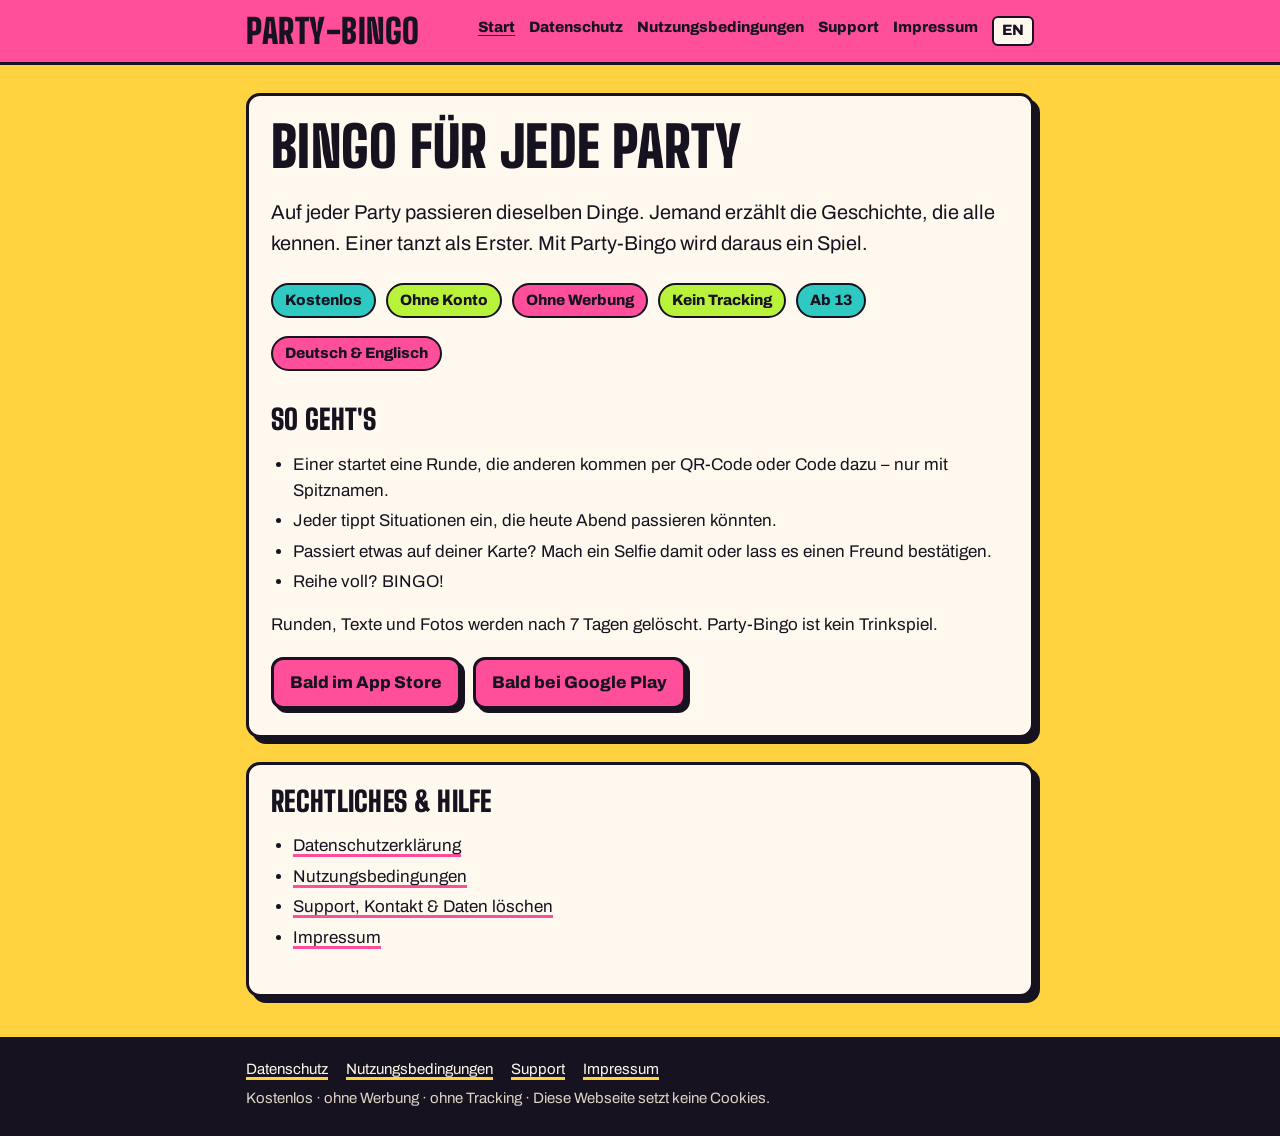
<file: index.html>
<!doctype html>
<html lang="de">
<head>
<meta charset="utf-8">
<meta name="viewport" content="width=device-width, initial-scale=1">
<title>Party-Bingo – Bingo für jede Party</title>
<meta name="description" content="Party-Bingo: kostenloses Partyspiel für iPhone und Android. Ohne Konto, ohne Werbung, ohne Tracking.">
<meta name="robots" content="index, follow">
<link rel="stylesheet" href="style.css">
<link rel="alternate" hreflang="en" href="index-en.html">
</head>
<body>
<header class="top"><div class="top-inner">
<a class="logo" href="index.html">Party-Bingo</a>
<nav aria-label="Hauptmenü"><a href="index.html" aria-current="page">Start</a><a href="datenschutz.html">Datenschutz</a><a href="nutzungsbedingungen.html">Nutzungsbedingungen</a><a href="support.html">Support</a><a href="impressum.html">Impressum</a><a class="lang" href="index-en.html" hreflang="en" title="English version">EN</a></nav>
</div></header>
<main>


<section class="paper hero">
<h1>Bingo für jede Party</h1>
<p class="lead">Auf jeder Party passieren dieselben Dinge. Jemand erzählt die Geschichte, die alle kennen. Einer tanzt als Erster. Mit Party-Bingo wird daraus ein Spiel.</p>
<ul class="stickers"><li>Kostenlos</li><li>Ohne Konto</li><li>Ohne Werbung</li><li>Kein Tracking</li><li>Ab 13</li><li>Deutsch &amp; Englisch</li></ul>
<h2>So geht's</h2>
<ul>
<li>Einer startet eine Runde, die anderen kommen per QR-Code oder Code dazu – nur mit Spitznamen.</li>
<li>Jeder tippt Situationen ein, die heute Abend passieren könnten.</li>
<li>Passiert etwas auf deiner Karte? Mach ein Selfie damit oder lass es einen Freund bestätigen.</li>
<li>Reihe voll? BINGO!</li>
</ul>
<p>Runden, Texte und Fotos werden nach 7 Tagen gelöscht. Party-Bingo ist kein Trinkspiel.</p>
<div class="buttons">
<span class="btn">Bald im App Store</span>
<span class="btn">Bald bei Google Play</span>
</div>
</section>
<section class="paper">
<h2 style="margin-top:0">Rechtliches &amp; Hilfe</h2>
<ul>
<li><a href="datenschutz.html">Datenschutzerklärung</a></li>
<li><a href="nutzungsbedingungen.html">Nutzungsbedingungen</a></li>
<li><a href="support.html">Support, Kontakt &amp; Daten löschen</a></li>
<li><a href="impressum.html">Impressum</a></li>
</ul>
</section>

</main>
<footer><div class="foot-inner"><a href="datenschutz.html">Datenschutz</a><a href="nutzungsbedingungen.html">Nutzungsbedingungen</a><a href="support.html">Support</a><a href="impressum.html">Impressum</a><span class="muted" style="color:#DCD3C5">Kostenlos · ohne Werbung · ohne Tracking · Diese Webseite setzt keine Cookies.</span></div></footer>
</body>
</html>
</file>
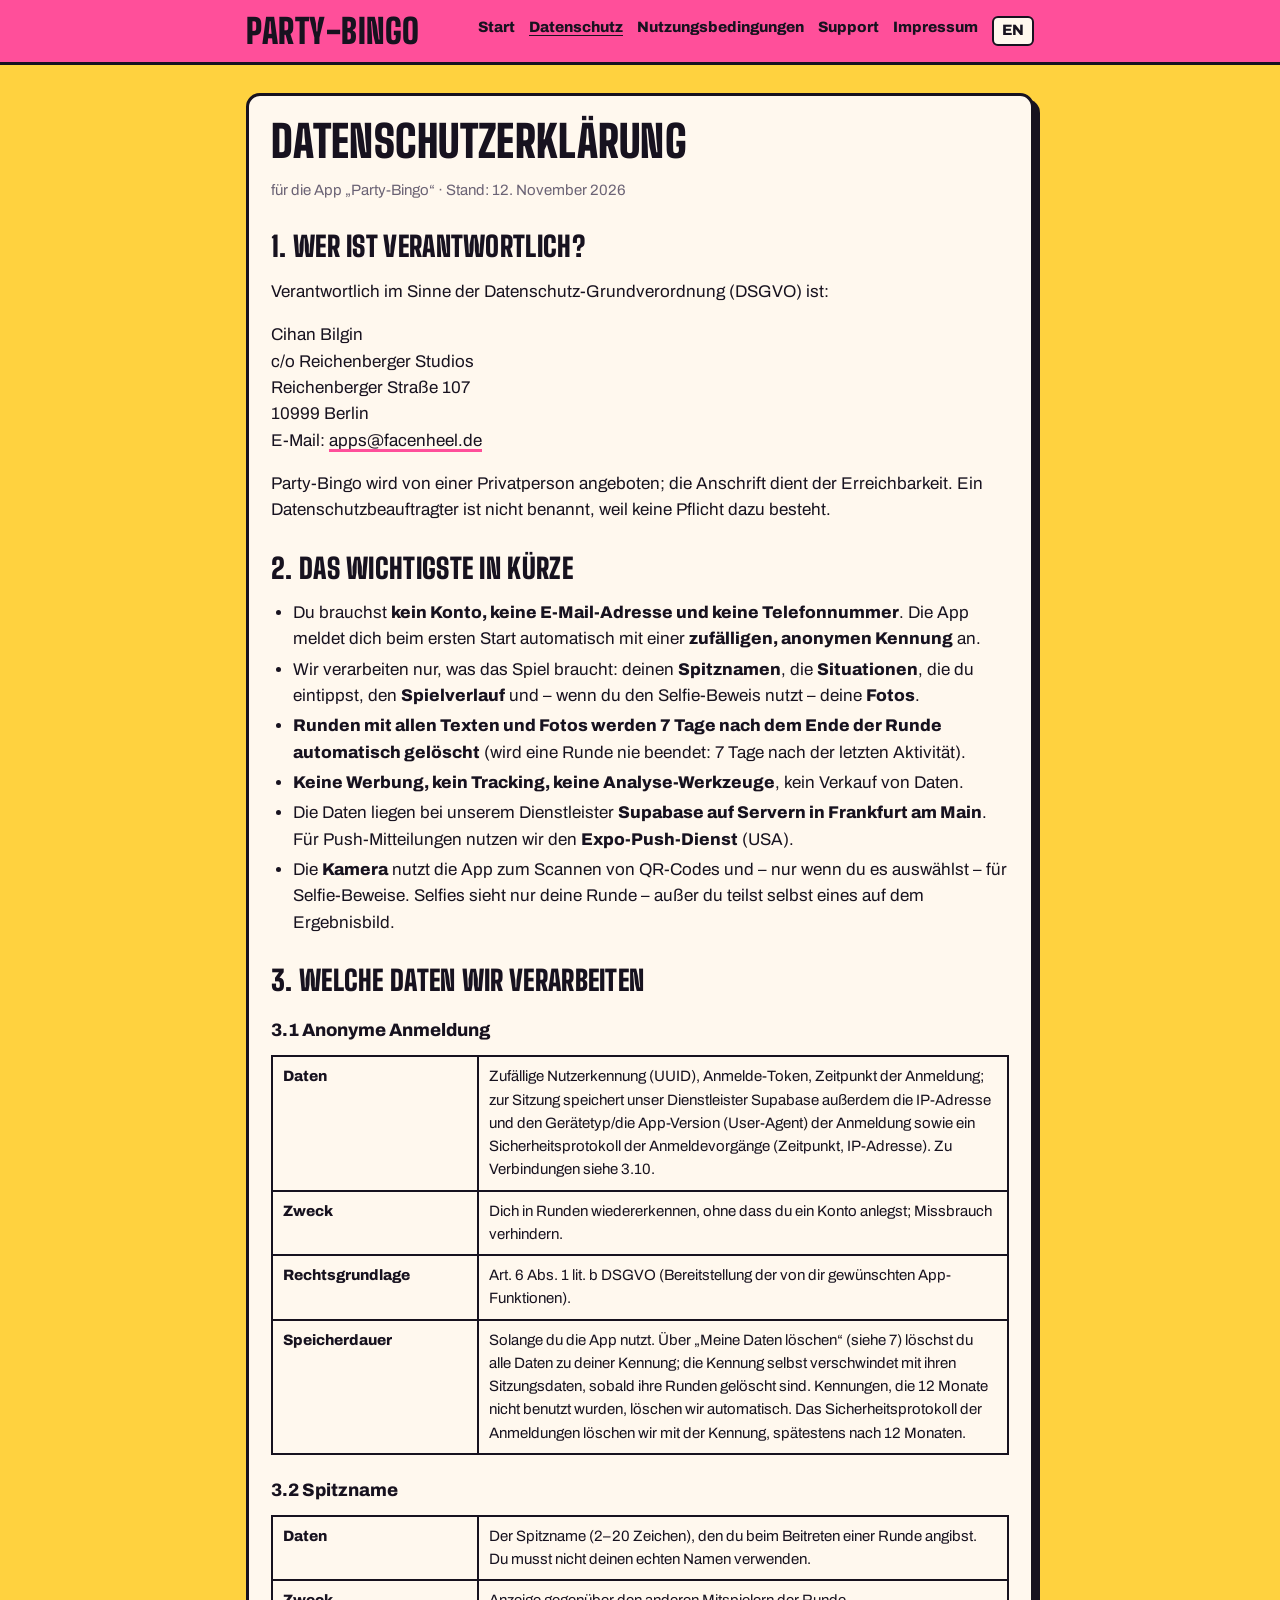
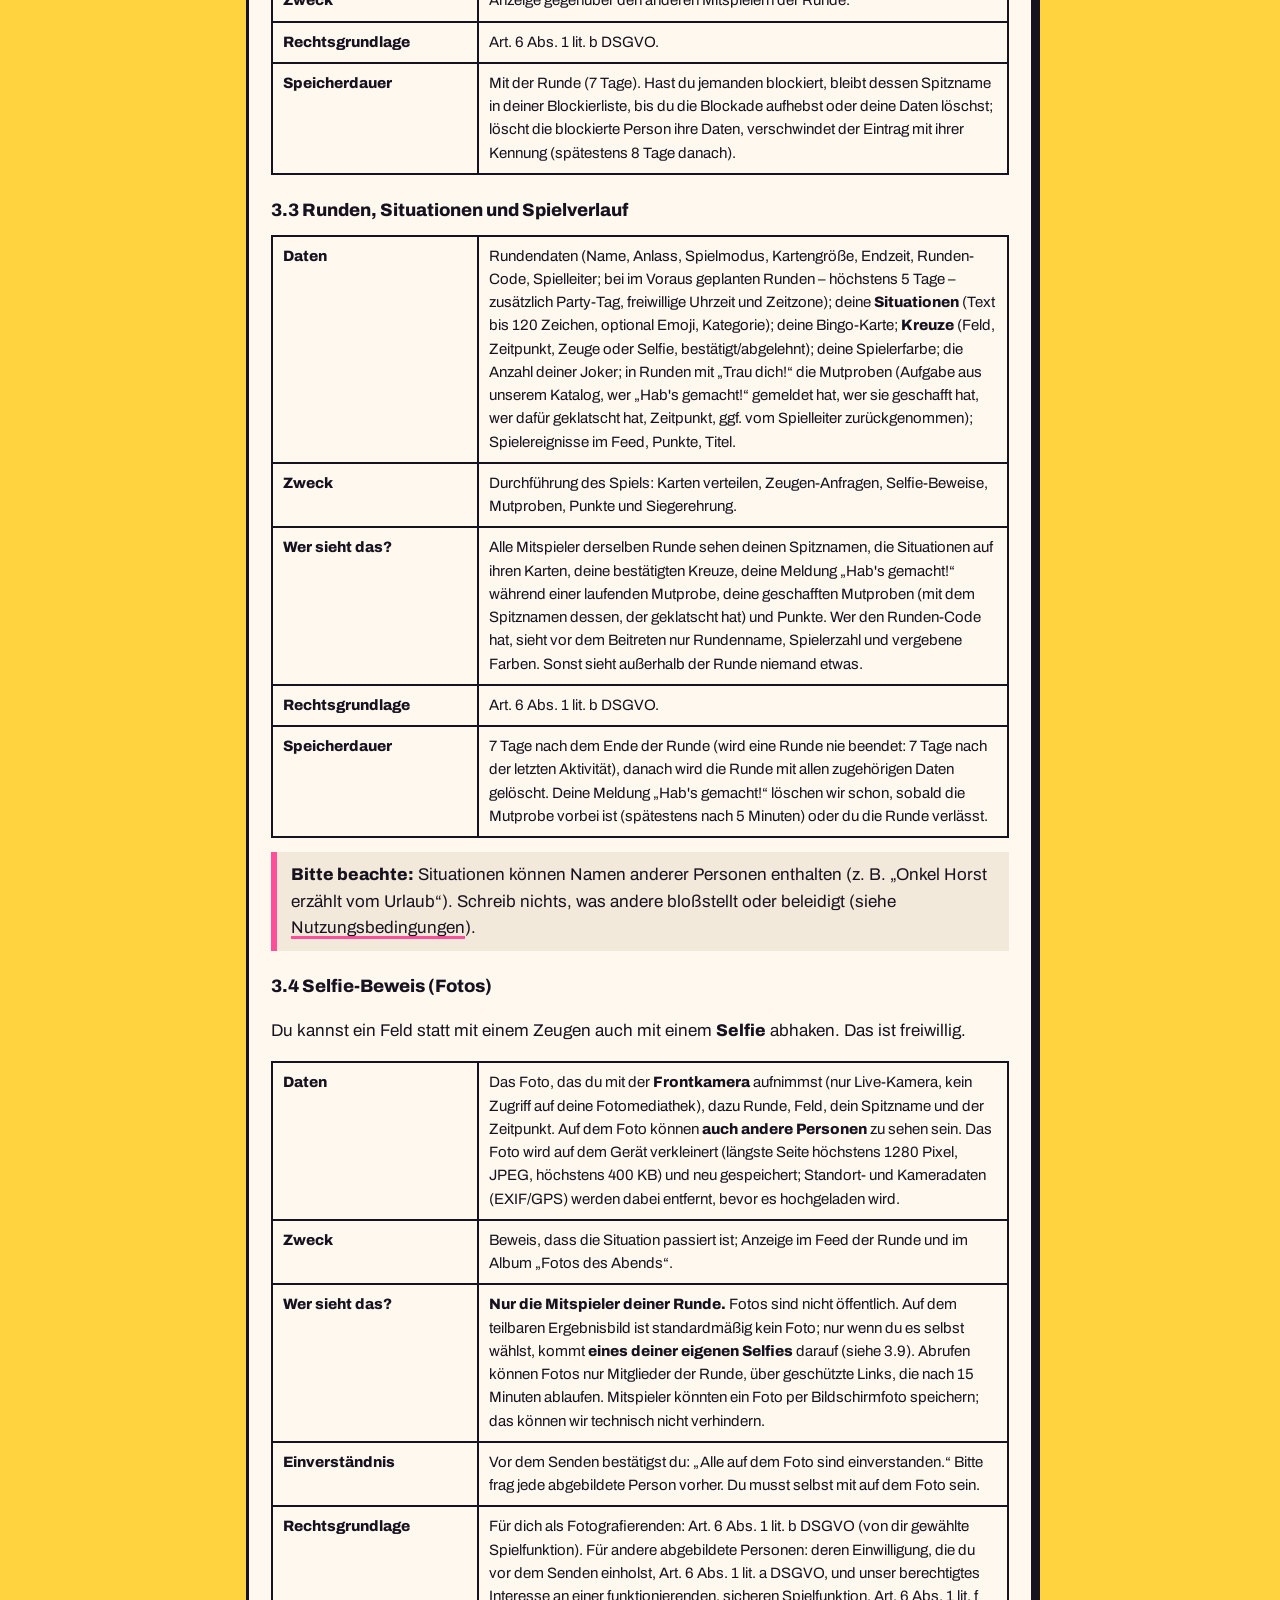
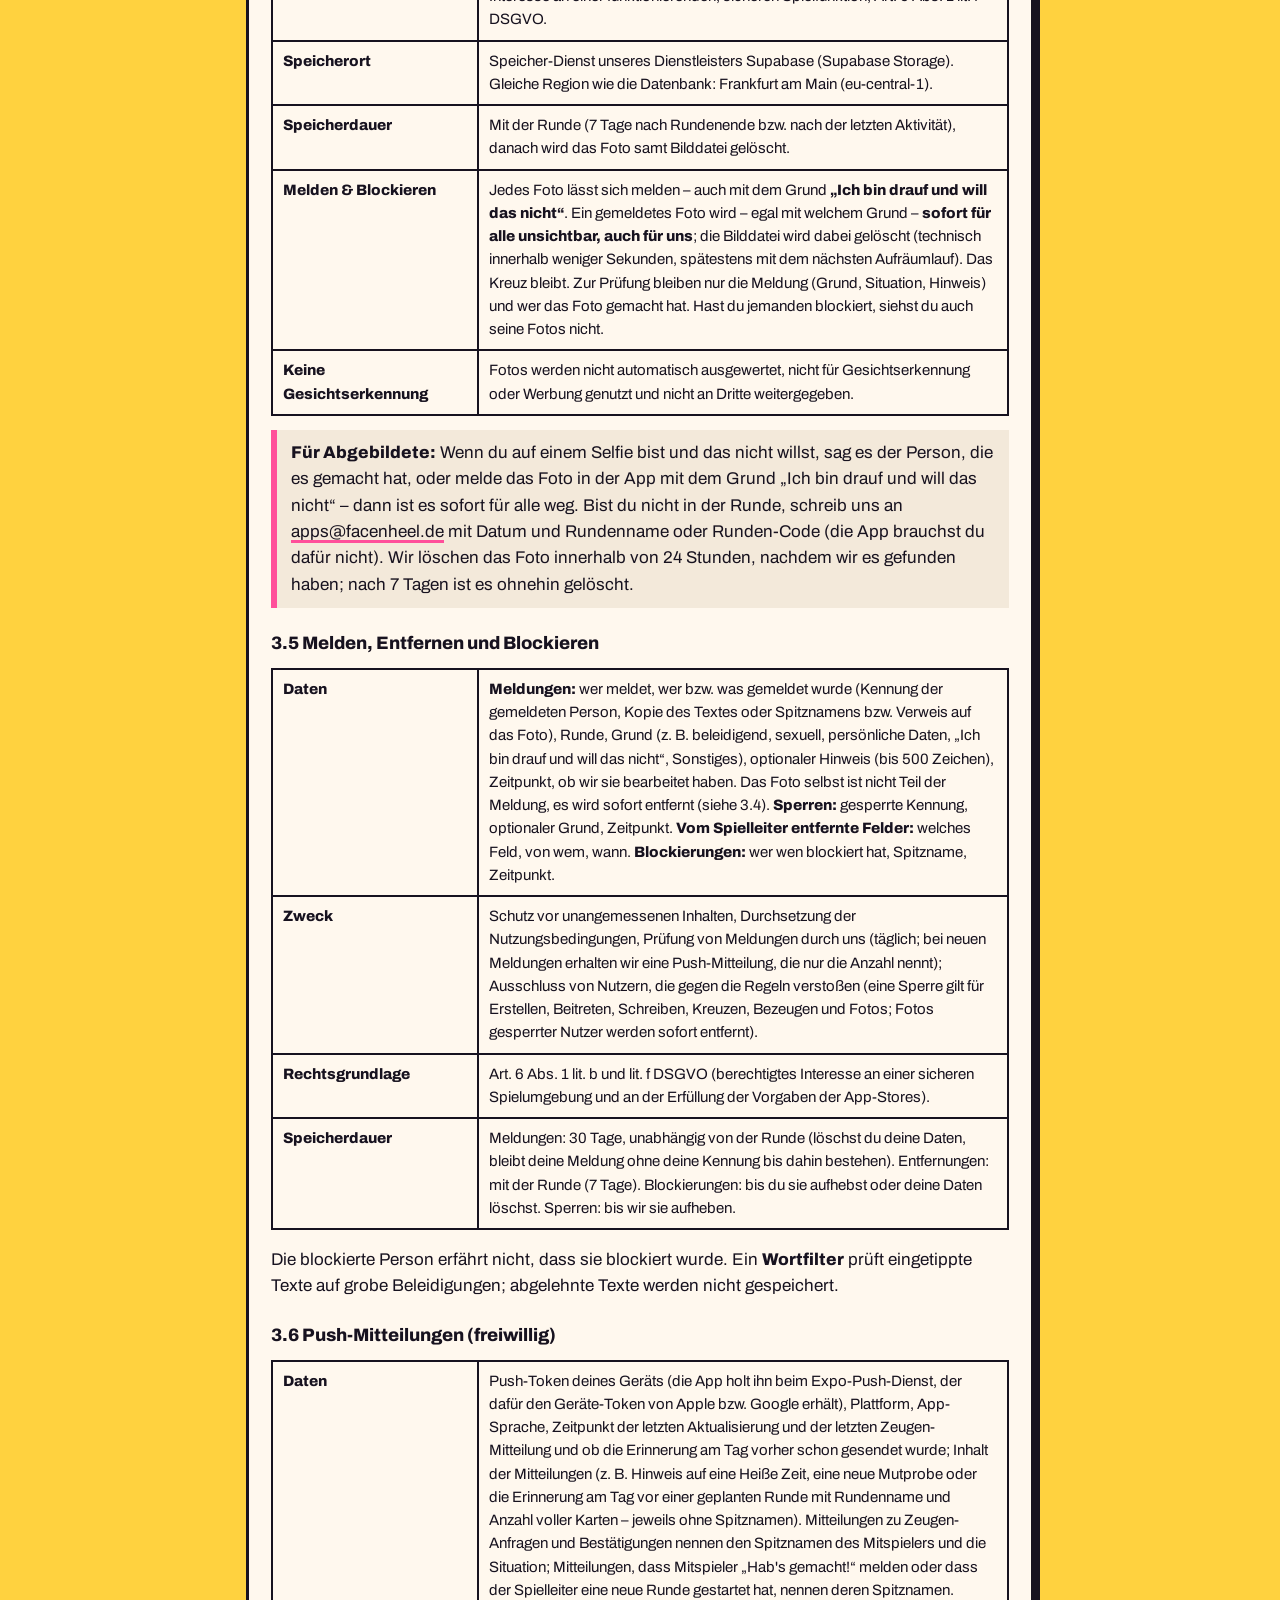
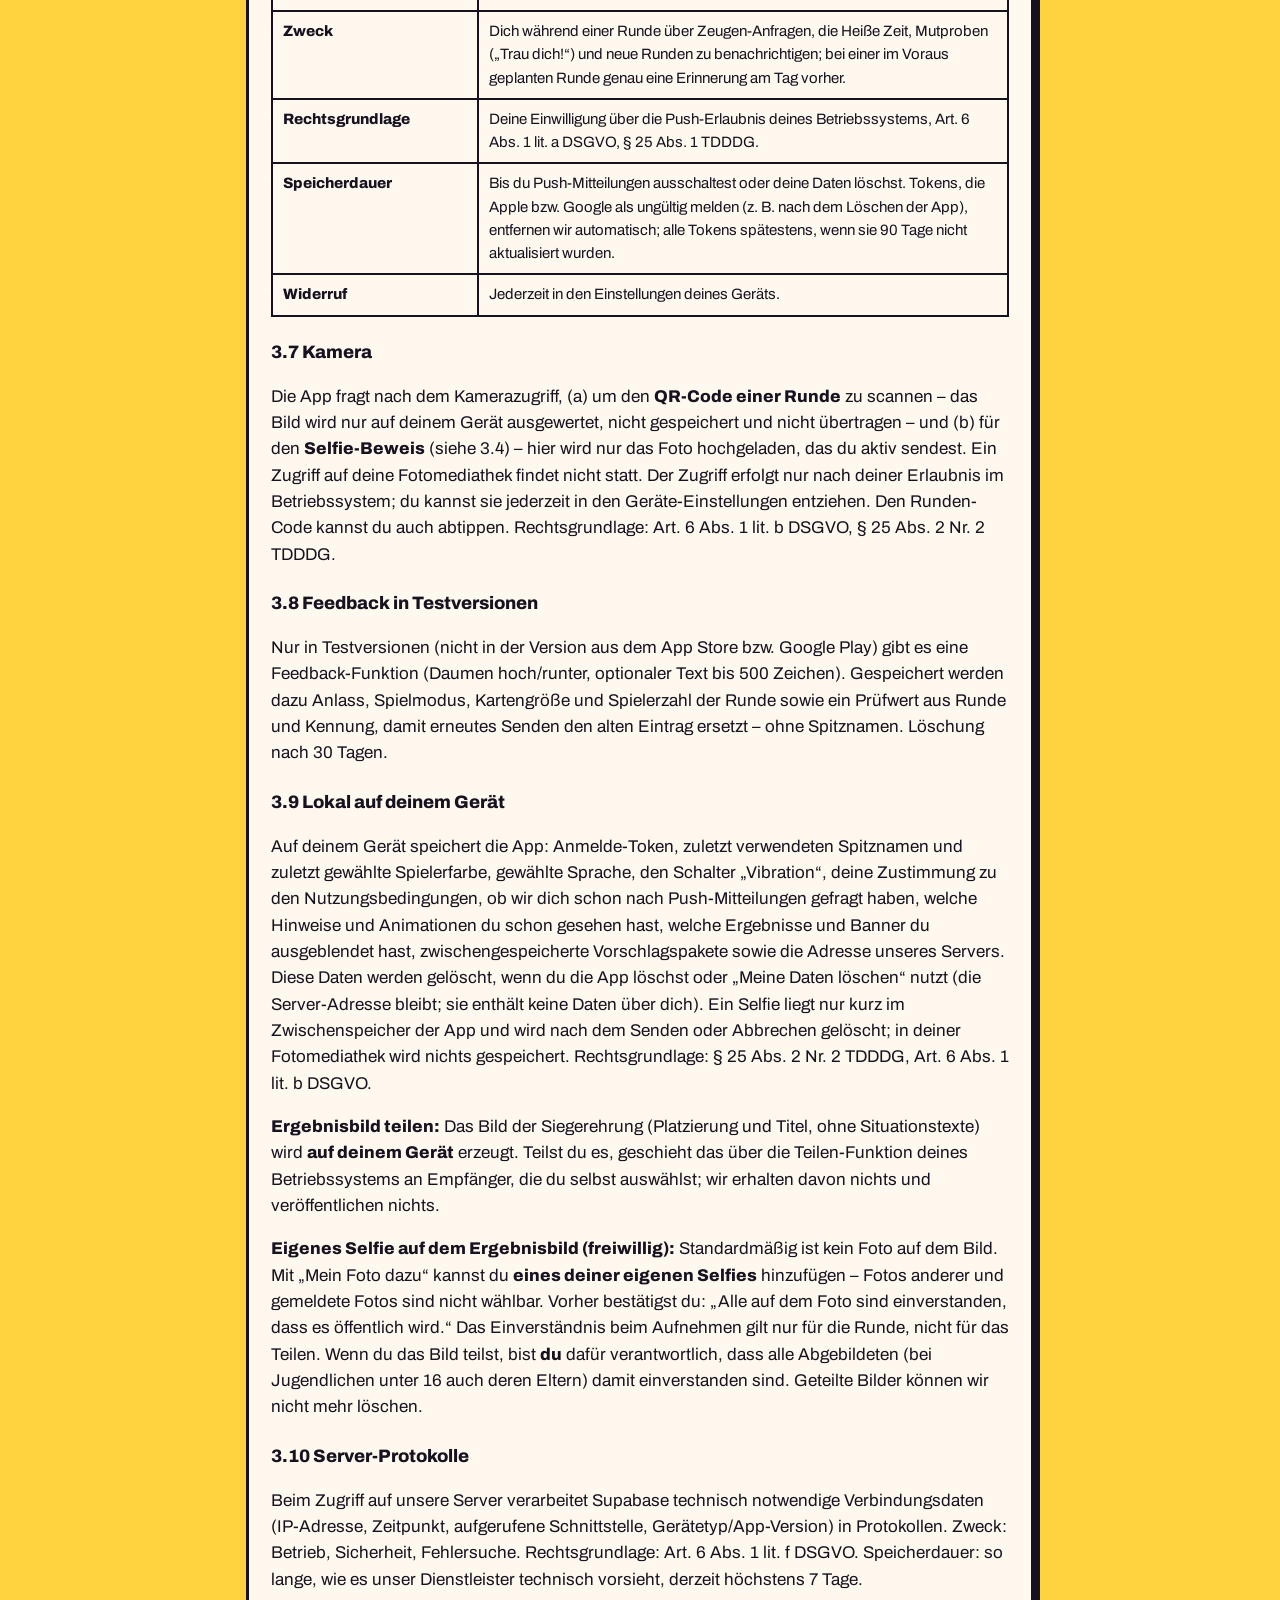
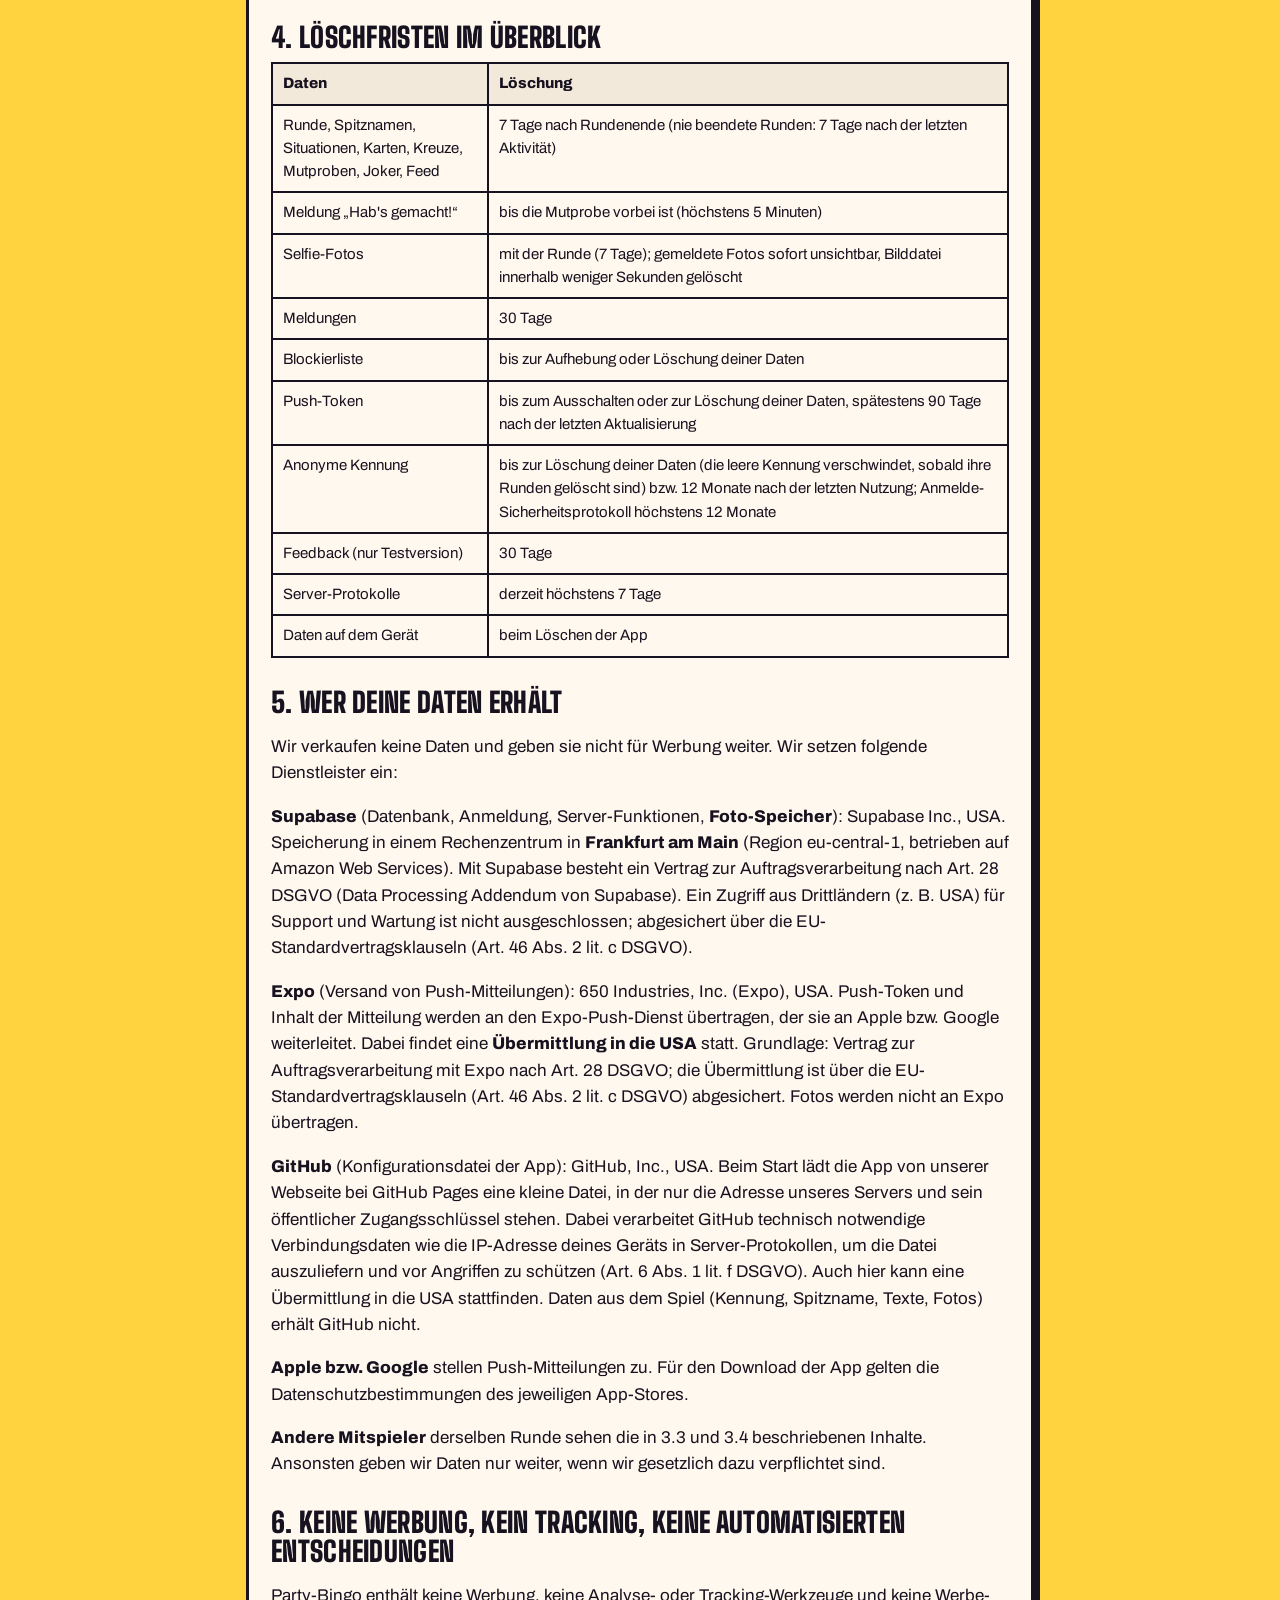
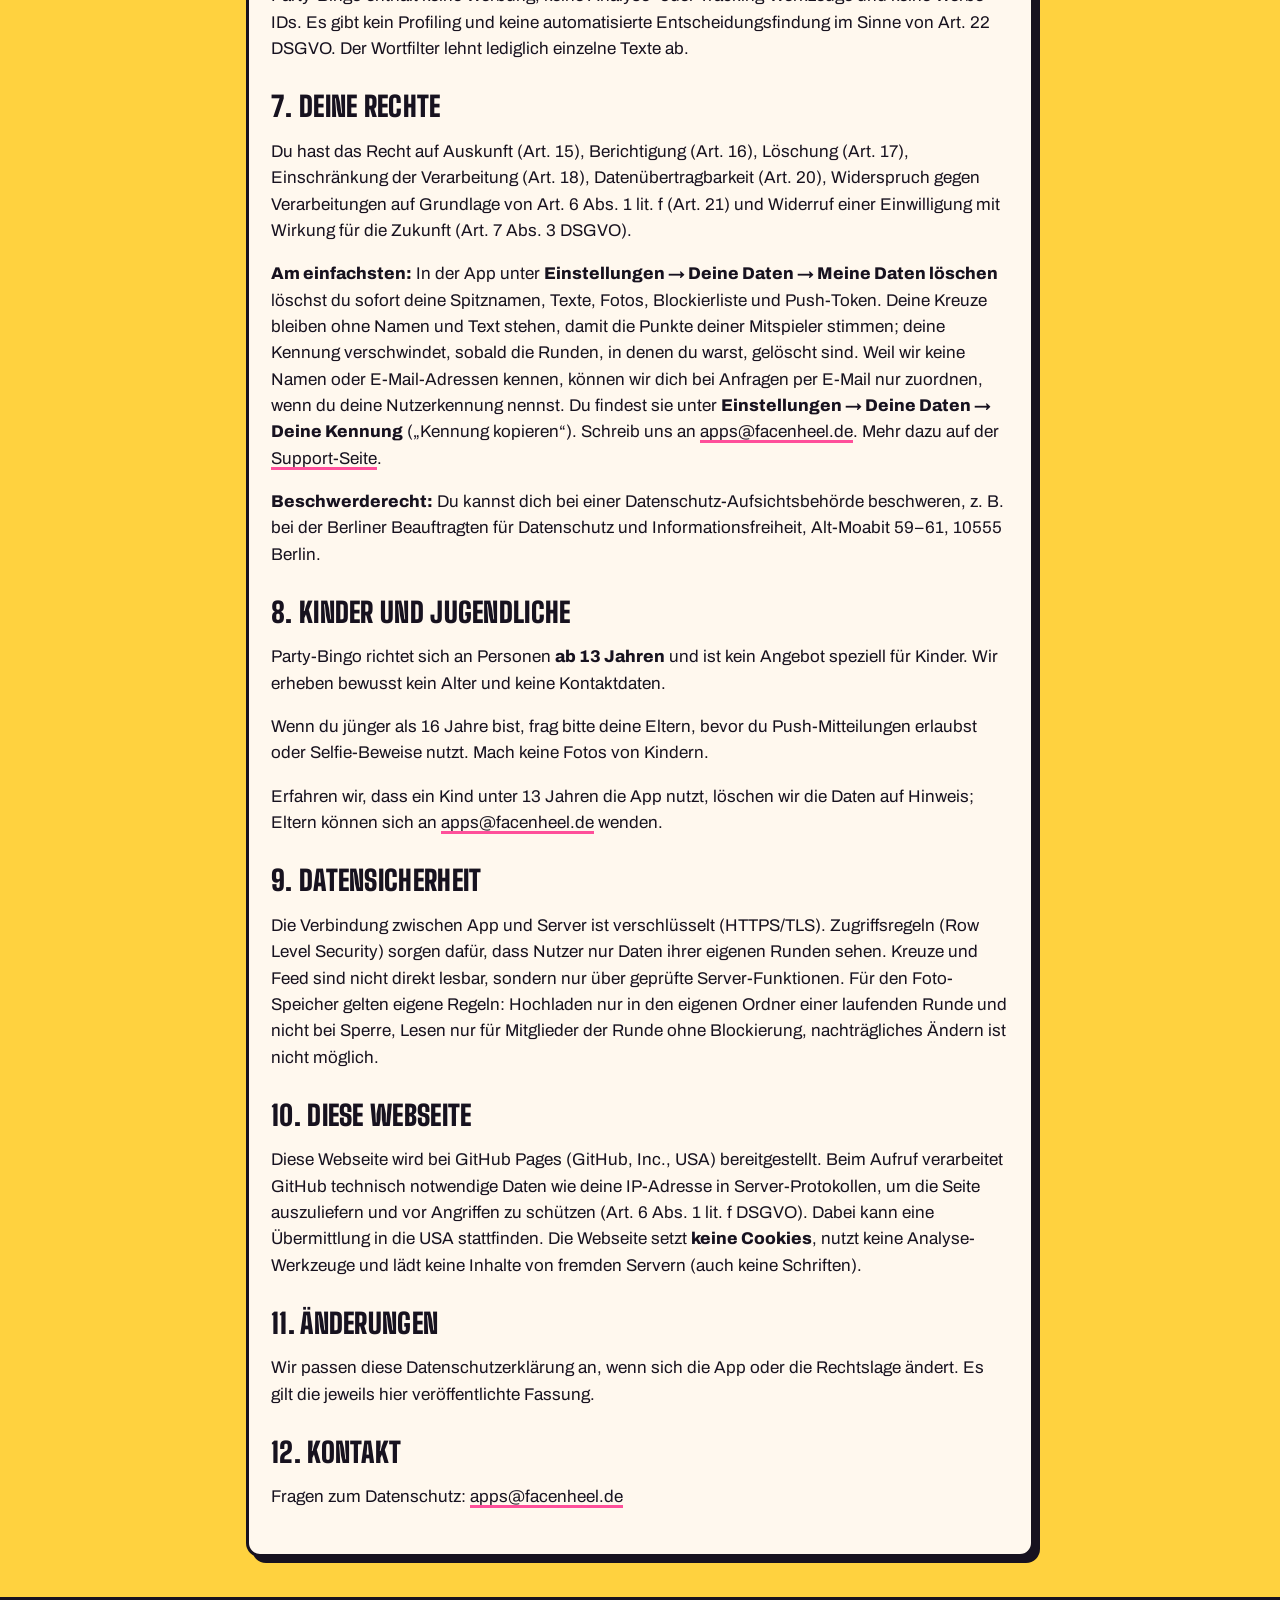
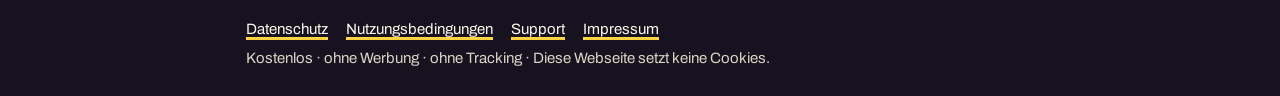
<file: datenschutz.html>
<!doctype html>
<html lang="de">
<head>
<meta charset="utf-8">
<meta name="viewport" content="width=device-width, initial-scale=1">
<title>Datenschutz – Party-Bingo</title>
<meta name="description" content="Datenschutzerklärung der App Party-Bingo.">
<meta name="robots" content="index, follow">
<link rel="stylesheet" href="style.css">
<link rel="alternate" hreflang="en" href="privacy.html">
</head>
<body>
<header class="top"><div class="top-inner">
<a class="logo" href="index.html">Party-Bingo</a>
<nav aria-label="Hauptmenü"><a href="index.html">Start</a><a href="datenschutz.html" aria-current="page">Datenschutz</a><a href="nutzungsbedingungen.html">Nutzungsbedingungen</a><a href="support.html">Support</a><a href="impressum.html">Impressum</a><a class="lang" href="privacy.html" hreflang="en" title="English version">EN</a></nav>
</div></header>
<main>


<article class="paper">
<h1>Datenschutzerklärung</h1>
<p class="muted">für die App „Party-Bingo“ · Stand: 12. November 2026</p>

<h2>1. Wer ist verantwortlich?</h2>
<p>Verantwortlich im Sinne der Datenschutz-Grundverordnung (DSGVO) ist:</p>
<address>Cihan Bilgin<br>c/o Reichenberger Studios<br>Reichenberger Straße 107<br>10999 Berlin<br>E-Mail: <a href="mailto:apps@facenheel.de">apps@facenheel.de</a></address>
<p>Party-Bingo wird von einer Privatperson angeboten; die Anschrift dient der Erreichbarkeit. Ein Datenschutzbeauftragter ist nicht benannt, weil keine Pflicht dazu besteht.</p>

<h2>2. Das Wichtigste in Kürze</h2>
<ul>
<li>Du brauchst <strong>kein Konto, keine E-Mail-Adresse und keine Telefonnummer</strong>. Die App meldet dich beim ersten Start automatisch mit einer <strong>zufälligen, anonymen Kennung</strong> an.</li>
<li>Wir verarbeiten nur, was das Spiel braucht: deinen <strong>Spitznamen</strong>, die <strong>Situationen</strong>, die du eintippst, den <strong>Spielverlauf</strong> und – wenn du den Selfie-Beweis nutzt – deine <strong>Fotos</strong>.</li>
<li><strong>Runden mit allen Texten und Fotos werden 7 Tage nach dem Ende der Runde automatisch gelöscht</strong> (wird eine Runde nie beendet: 7 Tage nach der letzten Aktivität).</li>
<li><strong>Keine Werbung, kein Tracking, keine Analyse-Werkzeuge</strong>, kein Verkauf von Daten.</li>
<li>Die Daten liegen bei unserem Dienstleister <strong>Supabase auf Servern in Frankfurt am Main</strong>. Für Push-Mitteilungen nutzen wir den <strong>Expo-Push-Dienst</strong> (USA).</li>
<li>Die <strong>Kamera</strong> nutzt die App zum Scannen von QR-Codes und – nur wenn du es auswählst – für Selfie-Beweise. Selfies sieht nur deine Runde – außer du teilst selbst eines auf dem Ergebnisbild.</li>
</ul>

<h2>3. Welche Daten wir verarbeiten</h2>

<h3>3.1 Anonyme Anmeldung</h3>
<div class="table-wrap"><table><tbody><tr><td>Daten</td><td>Zufällige Nutzerkennung (UUID), Anmelde-Token, Zeitpunkt der Anmeldung; zur Sitzung speichert unser Dienstleister Supabase außerdem die IP-Adresse und den Gerätetyp/die App-Version (User-Agent) der Anmeldung sowie ein Sicherheitsprotokoll der Anmeldevorgänge (Zeitpunkt, IP-Adresse). Zu Verbindungen siehe 3.10.</td></tr><tr><td>Zweck</td><td>Dich in Runden wiedererkennen, ohne dass du ein Konto anlegst; Missbrauch verhindern.</td></tr><tr><td>Rechtsgrundlage</td><td>Art. 6 Abs. 1 lit. b DSGVO (Bereitstellung der von dir gewünschten App-Funktionen).</td></tr><tr><td>Speicherdauer</td><td>Solange du die App nutzt. Über „Meine Daten löschen“ (siehe 7) löschst du alle Daten zu deiner Kennung; die Kennung selbst verschwindet mit ihren Sitzungsdaten, sobald ihre Runden gelöscht sind. Kennungen, die 12 Monate nicht benutzt wurden, löschen wir automatisch. Das Sicherheitsprotokoll der Anmeldungen löschen wir mit der Kennung, spätestens nach 12 Monaten.</td></tr></tbody></table></div>

<h3>3.2 Spitzname</h3>
<div class="table-wrap"><table><tbody><tr><td>Daten</td><td>Der Spitzname (2–20 Zeichen), den du beim Beitreten einer Runde angibst. Du musst nicht deinen echten Namen verwenden.</td></tr><tr><td>Zweck</td><td>Anzeige gegenüber den anderen Mitspielern der Runde.</td></tr><tr><td>Rechtsgrundlage</td><td>Art. 6 Abs. 1 lit. b DSGVO.</td></tr><tr><td>Speicherdauer</td><td>Mit der Runde (7 Tage). Hast du jemanden blockiert, bleibt dessen Spitzname in deiner Blockierliste, bis du die Blockade aufhebst oder deine Daten löschst; löscht die blockierte Person ihre Daten, verschwindet der Eintrag mit ihrer Kennung (spätestens 8 Tage danach).</td></tr></tbody></table></div>

<h3>3.3 Runden, Situationen und Spielverlauf</h3>
<div class="table-wrap"><table><tbody><tr><td>Daten</td><td>Rundendaten (Name, Anlass, Spielmodus, Kartengröße, Endzeit, Runden-Code, Spielleiter; bei im Voraus geplanten Runden – höchstens 5 Tage – zusätzlich Party-Tag, freiwillige Uhrzeit und Zeitzone); deine <strong>Situationen</strong> (Text bis 120 Zeichen, optional Emoji, Kategorie); deine Bingo-Karte; <strong>Kreuze</strong> (Feld, Zeitpunkt, Zeuge oder Selfie, bestätigt/abgelehnt); deine Spielerfarbe; die Anzahl deiner Joker; in Runden mit „Trau dich!“ die Mutproben (Aufgabe aus unserem Katalog, wer „Hab's gemacht!“ gemeldet hat, wer sie geschafft hat, wer dafür geklatscht hat, Zeitpunkt, ggf. vom Spielleiter zurückgenommen); Spielereignisse im Feed, Punkte, Titel.</td></tr><tr><td>Zweck</td><td>Durchführung des Spiels: Karten verteilen, Zeugen-Anfragen, Selfie-Beweise, Mutproben, Punkte und Siegerehrung.</td></tr><tr><td>Wer sieht das?</td><td>Alle Mitspieler derselben Runde sehen deinen Spitznamen, die Situationen auf ihren Karten, deine bestätigten Kreuze, deine Meldung „Hab's gemacht!“ während einer laufenden Mutprobe, deine geschafften Mutproben (mit dem Spitznamen dessen, der geklatscht hat) und Punkte. Wer den Runden-Code hat, sieht vor dem Beitreten nur Rundenname, Spielerzahl und vergebene Farben. Sonst sieht außerhalb der Runde niemand etwas.</td></tr><tr><td>Rechtsgrundlage</td><td>Art. 6 Abs. 1 lit. b DSGVO.</td></tr><tr><td>Speicherdauer</td><td>7 Tage nach dem Ende der Runde (wird eine Runde nie beendet: 7 Tage nach der letzten Aktivität), danach wird die Runde mit allen zugehörigen Daten gelöscht. Deine Meldung „Hab's gemacht!“ löschen wir schon, sobald die Mutprobe vorbei ist (spätestens nach 5 Minuten) oder du die Runde verlässt.</td></tr></tbody></table></div>
<p class="note"><strong>Bitte beachte:</strong> Situationen können Namen anderer Personen enthalten (z. B. „Onkel Horst erzählt vom Urlaub“). Schreib nichts, was andere bloßstellt oder beleidigt (siehe <a href="nutzungsbedingungen.html">Nutzungsbedingungen</a>).</p>

<h3>3.4 Selfie-Beweis (Fotos)</h3>
<p>Du kannst ein Feld statt mit einem Zeugen auch mit einem <strong>Selfie</strong> abhaken. Das ist freiwillig.</p>
<div class="table-wrap"><table><tbody><tr><td>Daten</td><td>Das Foto, das du mit der <strong>Frontkamera</strong> aufnimmst (nur Live-Kamera, kein Zugriff auf deine Fotomediathek), dazu Runde, Feld, dein Spitzname und der Zeitpunkt. Auf dem Foto können <strong>auch andere Personen</strong> zu sehen sein. Das Foto wird auf dem Gerät verkleinert (längste Seite höchstens 1280 Pixel, JPEG, höchstens 400 KB) und neu gespeichert; Standort- und Kameradaten (EXIF/GPS) werden dabei entfernt, bevor es hochgeladen wird.</td></tr><tr><td>Zweck</td><td>Beweis, dass die Situation passiert ist; Anzeige im Feed der Runde und im Album „Fotos des Abends“.</td></tr><tr><td>Wer sieht das?</td><td><strong>Nur die Mitspieler deiner Runde.</strong> Fotos sind nicht öffentlich. Auf dem teilbaren Ergebnisbild ist standardmäßig kein Foto; nur wenn du es selbst wählst, kommt <strong>eines deiner eigenen Selfies</strong> darauf (siehe 3.9). Abrufen können Fotos nur Mitglieder der Runde, über geschützte Links, die nach 15 Minuten ablaufen. Mitspieler könnten ein Foto per Bildschirmfoto speichern; das können wir technisch nicht verhindern.</td></tr><tr><td>Einverständnis</td><td>Vor dem Senden bestätigst du: „Alle auf dem Foto sind einverstanden.“ Bitte frag jede abgebildete Person vorher. Du musst selbst mit auf dem Foto sein.</td></tr><tr><td>Rechtsgrundlage</td><td>Für dich als Fotografierenden: Art. 6 Abs. 1 lit. b DSGVO (von dir gewählte Spielfunktion). Für andere abgebildete Personen: deren Einwilligung, die du vor dem Senden einholst, Art. 6 Abs. 1 lit. a DSGVO, und unser berechtigtes Interesse an einer funktionierenden, sicheren Spielfunktion, Art. 6 Abs. 1 lit. f DSGVO.</td></tr><tr><td>Speicherort</td><td>Speicher-Dienst unseres Dienstleisters Supabase (Supabase Storage). Gleiche Region wie die Datenbank: Frankfurt am Main (eu-central-1).</td></tr><tr><td>Speicherdauer</td><td>Mit der Runde (7 Tage nach Rundenende bzw. nach der letzten Aktivität), danach wird das Foto samt Bilddatei gelöscht.</td></tr><tr><td>Melden &amp; Blockieren</td><td>Jedes Foto lässt sich melden – auch mit dem Grund <strong>„Ich bin drauf und will das nicht“</strong>. Ein gemeldetes Foto wird – egal mit welchem Grund – <strong>sofort für alle unsichtbar, auch für uns</strong>; die Bilddatei wird dabei gelöscht (technisch innerhalb weniger Sekunden, spätestens mit dem nächsten Aufräumlauf). Das Kreuz bleibt. Zur Prüfung bleiben nur die Meldung (Grund, Situation, Hinweis) und wer das Foto gemacht hat. Hast du jemanden blockiert, siehst du auch seine Fotos nicht.</td></tr><tr><td>Keine Gesichtserkennung</td><td>Fotos werden nicht automatisch ausgewertet, nicht für Gesichtserkennung oder Werbung genutzt und nicht an Dritte weitergegeben.</td></tr></tbody></table></div>
<p class="note"><strong>Für Abgebildete:</strong> Wenn du auf einem Selfie bist und das nicht willst, sag es der Person, die es gemacht hat, oder melde das Foto in der App mit dem Grund „Ich bin drauf und will das nicht“ – dann ist es sofort für alle weg. Bist du nicht in der Runde, schreib uns an <a href="mailto:apps@facenheel.de">apps@facenheel.de</a> mit Datum und Rundenname oder Runden-Code (die App brauchst du dafür nicht). Wir löschen das Foto innerhalb von 24 Stunden, nachdem wir es gefunden haben; nach 7 Tagen ist es ohnehin gelöscht.</p>

<h3>3.5 Melden, Entfernen und Blockieren</h3>
<div class="table-wrap"><table><tbody><tr><td>Daten</td><td><strong>Meldungen:</strong> wer meldet, wer bzw. was gemeldet wurde (Kennung der gemeldeten Person, Kopie des Textes oder Spitznamens bzw. Verweis auf das Foto), Runde, Grund (z. B. beleidigend, sexuell, persönliche Daten, „Ich bin drauf und will das nicht“, Sonstiges), optionaler Hinweis (bis 500 Zeichen), Zeitpunkt, ob wir sie bearbeitet haben. Das Foto selbst ist nicht Teil der Meldung, es wird sofort entfernt (siehe 3.4). <strong>Sperren:</strong> gesperrte Kennung, optionaler Grund, Zeitpunkt. <strong>Vom Spielleiter entfernte Felder:</strong> welches Feld, von wem, wann. <strong>Blockierungen:</strong> wer wen blockiert hat, Spitzname, Zeitpunkt.</td></tr><tr><td>Zweck</td><td>Schutz vor unangemessenen Inhalten, Durchsetzung der Nutzungsbedingungen, Prüfung von Meldungen durch uns (täglich; bei neuen Meldungen erhalten wir eine Push-Mitteilung, die nur die Anzahl nennt); Ausschluss von Nutzern, die gegen die Regeln verstoßen (eine Sperre gilt für Erstellen, Beitreten, Schreiben, Kreuzen, Bezeugen und Fotos; Fotos gesperrter Nutzer werden sofort entfernt).</td></tr><tr><td>Rechtsgrundlage</td><td>Art. 6 Abs. 1 lit. b und lit. f DSGVO (berechtigtes Interesse an einer sicheren Spielumgebung und an der Erfüllung der Vorgaben der App-Stores).</td></tr><tr><td>Speicherdauer</td><td>Meldungen: 30 Tage, unabhängig von der Runde (löschst du deine Daten, bleibt deine Meldung ohne deine Kennung bis dahin bestehen). Entfernungen: mit der Runde (7 Tage). Blockierungen: bis du sie aufhebst oder deine Daten löschst. Sperren: bis wir sie aufheben.</td></tr></tbody></table></div>
<p>Die blockierte Person erfährt nicht, dass sie blockiert wurde. Ein <strong>Wortfilter</strong> prüft eingetippte Texte auf grobe Beleidigungen; abgelehnte Texte werden nicht gespeichert.</p>

<h3>3.6 Push-Mitteilungen (freiwillig)</h3>
<div class="table-wrap"><table><tbody><tr><td>Daten</td><td>Push-Token deines Geräts (die App holt ihn beim Expo-Push-Dienst, der dafür den Geräte-Token von Apple bzw. Google erhält), Plattform, App-Sprache, Zeitpunkt der letzten Aktualisierung und der letzten Zeugen-Mitteilung und ob die Erinnerung am Tag vorher schon gesendet wurde; Inhalt der Mitteilungen (z. B. Hinweis auf eine Heiße Zeit, eine neue Mutprobe oder die Erinnerung am Tag vor einer geplanten Runde mit Rundenname und Anzahl voller Karten – jeweils ohne Spitznamen). Mitteilungen zu Zeugen-Anfragen und Bestätigungen nennen den Spitznamen des Mitspielers und die Situation; Mitteilungen, dass Mitspieler „Hab's gemacht!“ melden oder dass der Spielleiter eine neue Runde gestartet hat, nennen deren Spitznamen.</td></tr><tr><td>Zweck</td><td>Dich während einer Runde über Zeugen-Anfragen, die Heiße Zeit, Mutproben („Trau dich!“) und neue Runden zu benachrichtigen; bei einer im Voraus geplanten Runde genau eine Erinnerung am Tag vorher.</td></tr><tr><td>Rechtsgrundlage</td><td>Deine Einwilligung über die Push-Erlaubnis deines Betriebssystems, Art. 6 Abs. 1 lit. a DSGVO, § 25 Abs. 1 TDDDG.</td></tr><tr><td>Speicherdauer</td><td>Bis du Push-Mitteilungen ausschaltest oder deine Daten löschst. Tokens, die Apple bzw. Google als ungültig melden (z. B. nach dem Löschen der App), entfernen wir automatisch; alle Tokens spätestens, wenn sie 90 Tage nicht aktualisiert wurden.</td></tr><tr><td>Widerruf</td><td>Jederzeit in den Einstellungen deines Geräts.</td></tr></tbody></table></div>

<h3>3.7 Kamera</h3>
<p>Die App fragt nach dem Kamerazugriff, (a) um den <strong>QR-Code einer Runde</strong> zu scannen – das Bild wird nur auf deinem Gerät ausgewertet, nicht gespeichert und nicht übertragen – und (b) für den <strong>Selfie-Beweis</strong> (siehe 3.4) – hier wird nur das Foto hochgeladen, das du aktiv sendest. Ein Zugriff auf deine Fotomediathek findet nicht statt. Der Zugriff erfolgt nur nach deiner Erlaubnis im Betriebssystem; du kannst sie jederzeit in den Geräte-Einstellungen entziehen. Den Runden-Code kannst du auch abtippen. Rechtsgrundlage: Art. 6 Abs. 1 lit. b DSGVO, § 25 Abs. 2 Nr. 2 TDDDG.</p>

<h3>3.8 Feedback in Testversionen</h3>
<p>Nur in Testversionen (nicht in der Version aus dem App Store bzw. Google Play) gibt es eine Feedback-Funktion (Daumen hoch/runter, optionaler Text bis 500 Zeichen). Gespeichert werden dazu Anlass, Spielmodus, Kartengröße und Spielerzahl der Runde sowie ein Prüfwert aus Runde und Kennung, damit erneutes Senden den alten Eintrag ersetzt – ohne Spitznamen. Löschung nach 30 Tagen.</p>

<h3>3.9 Lokal auf deinem Gerät</h3>
<p>Auf deinem Gerät speichert die App: Anmelde-Token, zuletzt verwendeten Spitznamen und zuletzt gewählte Spielerfarbe, gewählte Sprache, den Schalter „Vibration“, deine Zustimmung zu den Nutzungsbedingungen, ob wir dich schon nach Push-Mitteilungen gefragt haben, welche Hinweise und Animationen du schon gesehen hast, welche Ergebnisse und Banner du ausgeblendet hast, zwischengespeicherte Vorschlagspakete sowie die Adresse unseres Servers. Diese Daten werden gelöscht, wenn du die App löschst oder „Meine Daten löschen“ nutzt (die Server-Adresse bleibt; sie enthält keine Daten über dich). Ein Selfie liegt nur kurz im Zwischenspeicher der App und wird nach dem Senden oder Abbrechen gelöscht; in deiner Fotomediathek wird nichts gespeichert. Rechtsgrundlage: § 25 Abs. 2 Nr. 2 TDDDG, Art. 6 Abs. 1 lit. b DSGVO.</p>
<p><strong>Ergebnisbild teilen:</strong> Das Bild der Siegerehrung (Platzierung und Titel, ohne Situationstexte) wird <strong>auf deinem Gerät</strong> erzeugt. Teilst du es, geschieht das über die Teilen-Funktion deines Betriebssystems an Empfänger, die du selbst auswählst; wir erhalten davon nichts und veröffentlichen nichts.</p><p><strong>Eigenes Selfie auf dem Ergebnisbild (freiwillig):</strong> Standardmäßig ist kein Foto auf dem Bild. Mit „Mein Foto dazu“ kannst du <strong>eines deiner eigenen Selfies</strong> hinzufügen – Fotos anderer und gemeldete Fotos sind nicht wählbar. Vorher bestätigst du: „Alle auf dem Foto sind einverstanden, dass es öffentlich wird.“ Das Einverständnis beim Aufnehmen gilt nur für die Runde, nicht für das Teilen. Wenn du das Bild teilst, bist <strong>du</strong> dafür verantwortlich, dass alle Abgebildeten (bei Jugendlichen unter 16 auch deren Eltern) damit einverstanden sind. Geteilte Bilder können wir nicht mehr löschen.</p>

<h3>3.10 Server-Protokolle</h3>
<p>Beim Zugriff auf unsere Server verarbeitet Supabase technisch notwendige Verbindungsdaten (IP-Adresse, Zeitpunkt, aufgerufene Schnittstelle, Gerätetyp/App-Version) in Protokollen. Zweck: Betrieb, Sicherheit, Fehlersuche. Rechtsgrundlage: Art. 6 Abs. 1 lit. f DSGVO. Speicherdauer: so lange, wie es unser Dienstleister technisch vorsieht, derzeit höchstens 7 Tage.</p>

<h2>4. Löschfristen im Überblick</h2>
<div class="table-wrap"><table class="plain"><thead><tr><th>Daten</th><th>Löschung</th></tr></thead><tbody><tr><td>Runde, Spitznamen, Situationen, Karten, Kreuze, Mutproben, Joker, Feed</td><td>7 Tage nach Rundenende (nie beendete Runden: 7 Tage nach der letzten Aktivität)</td></tr><tr><td>Meldung „Hab's gemacht!“</td><td>bis die Mutprobe vorbei ist (höchstens 5 Minuten)</td></tr><tr><td>Selfie-Fotos</td><td>mit der Runde (7 Tage); gemeldete Fotos sofort unsichtbar, Bilddatei innerhalb weniger Sekunden gelöscht</td></tr><tr><td>Meldungen</td><td>30 Tage</td></tr><tr><td>Blockierliste</td><td>bis zur Aufhebung oder Löschung deiner Daten</td></tr><tr><td>Push-Token</td><td>bis zum Ausschalten oder zur Löschung deiner Daten, spätestens 90 Tage nach der letzten Aktualisierung</td></tr><tr><td>Anonyme Kennung</td><td>bis zur Löschung deiner Daten (die leere Kennung verschwindet, sobald ihre Runden gelöscht sind) bzw. 12 Monate nach der letzten Nutzung; Anmelde-Sicherheitsprotokoll höchstens 12 Monate</td></tr><tr><td>Feedback (nur Testversion)</td><td>30 Tage</td></tr><tr><td>Server-Protokolle</td><td>derzeit höchstens 7 Tage</td></tr><tr><td>Daten auf dem Gerät</td><td>beim Löschen der App</td></tr></tbody></table></div>

<h2>5. Wer deine Daten erhält</h2>
<p>Wir verkaufen keine Daten und geben sie nicht für Werbung weiter. Wir setzen folgende Dienstleister ein:</p>
<p><strong>Supabase</strong> (Datenbank, Anmeldung, Server-Funktionen, <strong>Foto-Speicher</strong>): Supabase Inc., USA. Speicherung in einem Rechenzentrum in <strong>Frankfurt am Main</strong> (Region eu-central-1, betrieben auf Amazon Web Services). Mit Supabase besteht ein Vertrag zur Auftragsverarbeitung nach Art. 28 DSGVO (Data Processing Addendum von Supabase). Ein Zugriff aus Drittländern (z. B. USA) für Support und Wartung ist nicht ausgeschlossen; abgesichert über die EU-Standardvertragsklauseln (Art. 46 Abs. 2 lit. c DSGVO).</p>
<p><strong>Expo</strong> (Versand von Push-Mitteilungen): 650 Industries, Inc. (Expo), USA. Push-Token und Inhalt der Mitteilung werden an den Expo-Push-Dienst übertragen, der sie an Apple bzw. Google weiterleitet. Dabei findet eine <strong>Übermittlung in die USA</strong> statt. Grundlage: Vertrag zur Auftragsverarbeitung mit Expo nach Art. 28 DSGVO; die Übermittlung ist über die EU-Standardvertragsklauseln (Art. 46 Abs. 2 lit. c DSGVO) abgesichert. Fotos werden nicht an Expo übertragen.</p>
<p><strong>GitHub</strong> (Konfigurationsdatei der App): GitHub, Inc., USA. Beim Start lädt die App von unserer Webseite bei GitHub Pages eine kleine Datei, in der nur die Adresse unseres Servers und sein öffentlicher Zugangsschlüssel stehen. Dabei verarbeitet GitHub technisch notwendige Verbindungsdaten wie die IP-Adresse deines Geräts in Server-Protokollen, um die Datei auszuliefern und vor Angriffen zu schützen (Art. 6 Abs. 1 lit. f DSGVO). Auch hier kann eine Übermittlung in die USA stattfinden. Daten aus dem Spiel (Kennung, Spitzname, Texte, Fotos) erhält GitHub nicht.</p>
<p><strong>Apple bzw. Google</strong> stellen Push-Mitteilungen zu. Für den Download der App gelten die Datenschutzbestimmungen des jeweiligen App-Stores.</p>
<p><strong>Andere Mitspieler</strong> derselben Runde sehen die in 3.3 und 3.4 beschriebenen Inhalte. Ansonsten geben wir Daten nur weiter, wenn wir gesetzlich dazu verpflichtet sind.</p>

<h2>6. Keine Werbung, kein Tracking, keine automatisierten Entscheidungen</h2>
<p>Party-Bingo enthält keine Werbung, keine Analyse- oder Tracking-Werkzeuge und keine Werbe-IDs. Es gibt kein Profiling und keine automatisierte Entscheidungsfindung im Sinne von Art. 22 DSGVO. Der Wortfilter lehnt lediglich einzelne Texte ab.</p>

<h2>7. Deine Rechte</h2>
<p>Du hast das Recht auf Auskunft (Art. 15), Berichtigung (Art. 16), Löschung (Art. 17), Einschränkung der Verarbeitung (Art. 18), Datenübertragbarkeit (Art. 20), Widerspruch gegen Verarbeitungen auf Grundlage von Art. 6 Abs. 1 lit. f (Art. 21) und Widerruf einer Einwilligung mit Wirkung für die Zukunft (Art. 7 Abs. 3 DSGVO).</p>
<p><strong>Am einfachsten:</strong> In der App unter <strong>Einstellungen → Deine Daten → Meine Daten löschen</strong> löschst du sofort deine Spitznamen, Texte, Fotos, Blockierliste und Push-Token. Deine Kreuze bleiben ohne Namen und Text stehen, damit die Punkte deiner Mitspieler stimmen; deine Kennung verschwindet, sobald die Runden, in denen du warst, gelöscht sind. Weil wir keine Namen oder E-Mail-Adressen kennen, können wir dich bei Anfragen per E-Mail nur zuordnen, wenn du deine Nutzerkennung nennst. Du findest sie unter <strong>Einstellungen → Deine Daten → Deine Kennung</strong> („Kennung kopieren“). Schreib uns an <a href="mailto:apps@facenheel.de">apps@facenheel.de</a>. Mehr dazu auf der <a href="support.html#daten-loeschen">Support-Seite</a>.</p>
<p><strong>Beschwerderecht:</strong> Du kannst dich bei einer Datenschutz-Aufsichtsbehörde beschweren, z. B. bei der Berliner Beauftragten für Datenschutz und Informationsfreiheit, Alt-Moabit 59–61, 10555 Berlin.</p>

<h2>8. Kinder und Jugendliche</h2>
<p>Party-Bingo richtet sich an Personen <strong>ab 13 Jahren</strong> und ist kein Angebot speziell für Kinder. Wir erheben bewusst kein Alter und keine Kontaktdaten.</p>
<p>Wenn du jünger als 16 Jahre bist, frag bitte deine Eltern, bevor du Push-Mitteilungen erlaubst oder Selfie-Beweise nutzt. Mach keine Fotos von Kindern.</p>
<p>Erfahren wir, dass ein Kind unter 13 Jahren die App nutzt, löschen wir die Daten auf Hinweis; Eltern können sich an <a href="mailto:apps@facenheel.de">apps@facenheel.de</a> wenden.</p>

<h2>9. Datensicherheit</h2>
<p>Die Verbindung zwischen App und Server ist verschlüsselt (HTTPS/TLS). Zugriffsregeln (Row Level Security) sorgen dafür, dass Nutzer nur Daten ihrer eigenen Runden sehen. Kreuze und Feed sind nicht direkt lesbar, sondern nur über geprüfte Server-Funktionen. Für den Foto-Speicher gelten eigene Regeln: Hochladen nur in den eigenen Ordner einer laufenden Runde und nicht bei Sperre, Lesen nur für Mitglieder der Runde ohne Blockierung, nachträgliches Ändern ist nicht möglich.</p>

<h2>10. Diese Webseite</h2>
<p>Diese Webseite wird bei GitHub Pages (GitHub, Inc., USA) bereitgestellt. Beim Aufruf verarbeitet GitHub technisch notwendige Daten wie deine IP-Adresse in Server-Protokollen, um die Seite auszuliefern und vor Angriffen zu schützen (Art. 6 Abs. 1 lit. f DSGVO). Dabei kann eine Übermittlung in die USA stattfinden. Die Webseite setzt <strong>keine Cookies</strong>, nutzt keine Analyse-Werkzeuge und lädt keine Inhalte von fremden Servern (auch keine Schriften).</p>

<h2>11. Änderungen</h2>
<p>Wir passen diese Datenschutzerklärung an, wenn sich die App oder die Rechtslage ändert. Es gilt die jeweils hier veröffentlichte Fassung.</p>

<h2>12. Kontakt</h2>
<p>Fragen zum Datenschutz: <a href="mailto:apps@facenheel.de">apps@facenheel.de</a></p>
</article>

</main>
<footer><div class="foot-inner"><a href="datenschutz.html">Datenschutz</a><a href="nutzungsbedingungen.html">Nutzungsbedingungen</a><a href="support.html">Support</a><a href="impressum.html">Impressum</a><span class="muted" style="color:#DCD3C5">Kostenlos · ohne Werbung · ohne Tracking · Diese Webseite setzt keine Cookies.</span></div></footer>
</body>
</html>
</file>
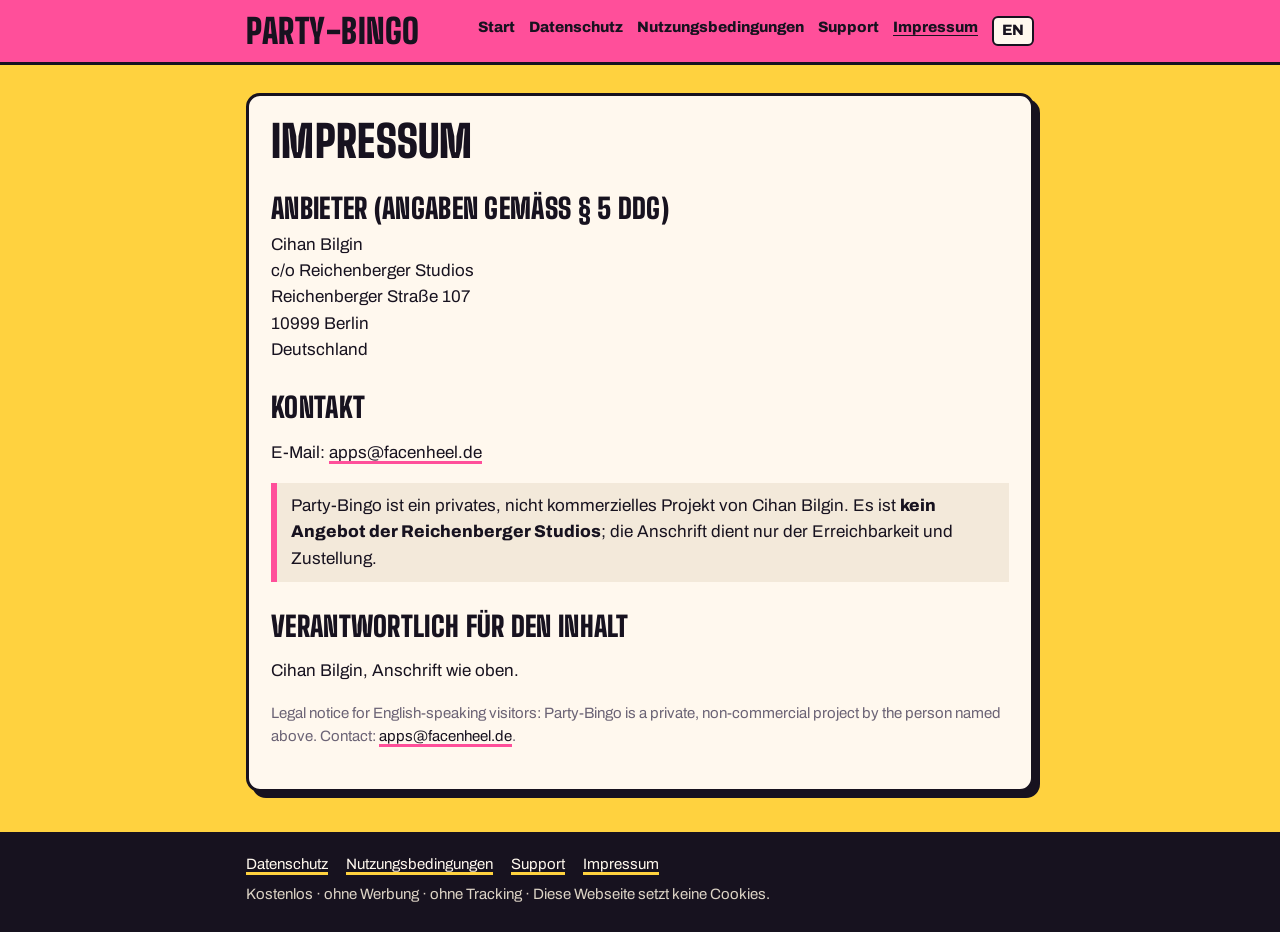
<file: impressum.html>
<!doctype html>
<html lang="de">
<head>
<meta charset="utf-8">
<meta name="viewport" content="width=device-width, initial-scale=1">
<title>Impressum – Party-Bingo</title>
<meta name="description" content="Impressum und Anbieterangaben für Party-Bingo.">
<meta name="robots" content="index, follow">
<link rel="stylesheet" href="style.css">
<link rel="alternate" hreflang="en" href="index-en.html">
</head>
<body>
<header class="top"><div class="top-inner">
<a class="logo" href="index.html">Party-Bingo</a>
<nav aria-label="Hauptmenü"><a href="index.html">Start</a><a href="datenschutz.html">Datenschutz</a><a href="nutzungsbedingungen.html">Nutzungsbedingungen</a><a href="support.html">Support</a><a href="impressum.html" aria-current="page">Impressum</a><a class="lang" href="index-en.html" hreflang="en" title="English version">EN</a></nav>
</div></header>
<main>


<article class="paper">
<h1>Impressum</h1>
<h2>Anbieter (Angaben gemäß § 5 DDG)</h2>
<address>Cihan Bilgin<br>c/o Reichenberger Studios<br>Reichenberger Straße 107<br>10999 Berlin<br>Deutschland</address>
<h2>Kontakt</h2>
<p>E-Mail: <a href="mailto:apps@facenheel.de">apps@facenheel.de</a></p>
<p class="note">Party-Bingo ist ein privates, nicht kommerzielles Projekt von Cihan Bilgin. Es ist <strong>kein Angebot der Reichenberger Studios</strong>; die Anschrift dient nur der Erreichbarkeit und Zustellung.</p>
<h2>Verantwortlich für den Inhalt</h2>
<p>Cihan Bilgin, Anschrift wie oben.</p>

<p class="muted">Legal notice for English-speaking visitors: Party-Bingo is a private, non-commercial project by the person named above. Contact: <a href="mailto:apps@facenheel.de">apps@facenheel.de</a>.</p>
</article>

</main>
<footer><div class="foot-inner"><a href="datenschutz.html">Datenschutz</a><a href="nutzungsbedingungen.html">Nutzungsbedingungen</a><a href="support.html">Support</a><a href="impressum.html">Impressum</a><span class="muted" style="color:#DCD3C5">Kostenlos · ohne Werbung · ohne Tracking · Diese Webseite setzt keine Cookies.</span></div></footer>
</body>
</html>
</file>
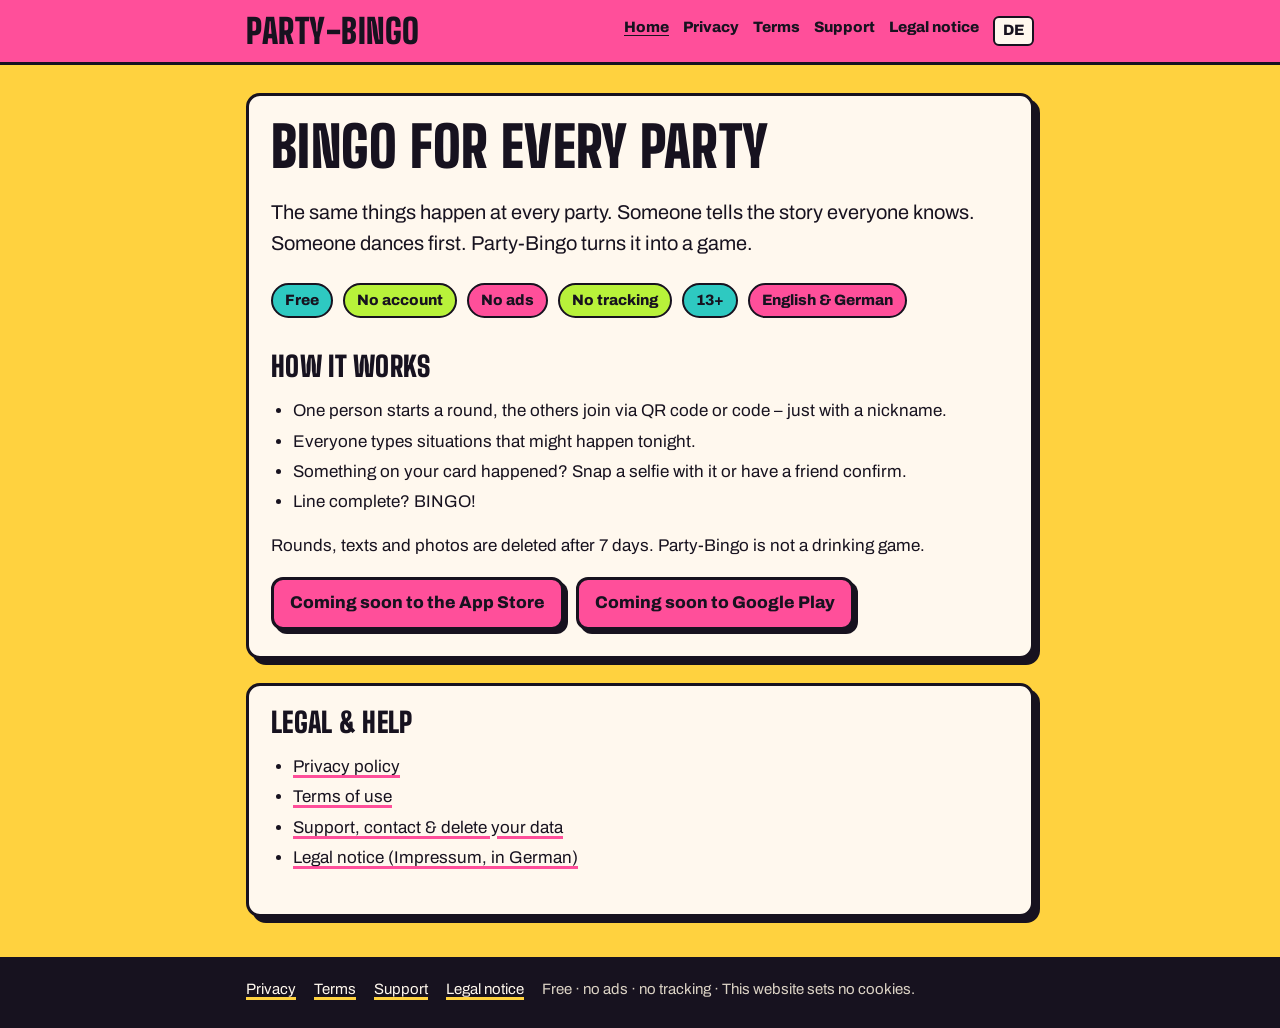
<file: index-en.html>
<!doctype html>
<html lang="en">
<head>
<meta charset="utf-8">
<meta name="viewport" content="width=device-width, initial-scale=1">
<title>Party-Bingo – Bingo for every party</title>
<meta name="description" content="Party-Bingo: free party game for iPhone and Android. No account, no ads, no tracking.">
<meta name="robots" content="index, follow">
<link rel="stylesheet" href="style.css">
<link rel="alternate" hreflang="de" href="index.html">
</head>
<body>
<header class="top"><div class="top-inner">
<a class="logo" href="index-en.html">Party-Bingo</a>
<nav aria-label="Main menu"><a href="index-en.html" aria-current="page">Home</a><a href="privacy.html">Privacy</a><a href="terms.html">Terms</a><a href="support-en.html">Support</a><a href="impressum.html">Legal notice</a><a class="lang" href="index.html" hreflang="de" title="Deutsche Version">DE</a></nav>
</div></header>
<main>


<section class="paper hero">
<h1>Bingo for every party</h1>
<p class="lead">The same things happen at every party. Someone tells the story everyone knows. Someone dances first. Party-Bingo turns it into a game.</p>
<ul class="stickers"><li>Free</li><li>No account</li><li>No ads</li><li>No tracking</li><li>13+</li><li>English &amp; German</li></ul>
<h2>How it works</h2>
<ul>
<li>One person starts a round, the others join via QR code or code – just with a nickname.</li>
<li>Everyone types situations that might happen tonight.</li>
<li>Something on your card happened? Snap a selfie with it or have a friend confirm.</li>
<li>Line complete? BINGO!</li>
</ul>
<p>Rounds, texts and photos are deleted after 7 days. Party-Bingo is not a drinking game.</p>
<div class="buttons">
<span class="btn">Coming soon to the App Store</span>
<span class="btn">Coming soon to Google Play</span>
</div>
</section>
<section class="paper">
<h2 style="margin-top:0">Legal &amp; help</h2>
<ul>
<li><a href="privacy.html">Privacy policy</a></li>
<li><a href="terms.html">Terms of use</a></li>
<li><a href="support-en.html">Support, contact &amp; delete your data</a></li>
<li><a href="impressum.html">Legal notice (Impressum, in German)</a></li>
</ul>
</section>

</main>
<footer><div class="foot-inner"><a href="privacy.html">Privacy</a><a href="terms.html">Terms</a><a href="support-en.html">Support</a><a href="impressum.html">Legal notice</a><span class="muted" style="color:#DCD3C5">Free · no ads · no tracking · This website sets no cookies.</span></div></footer>
</body>
</html>
</file>
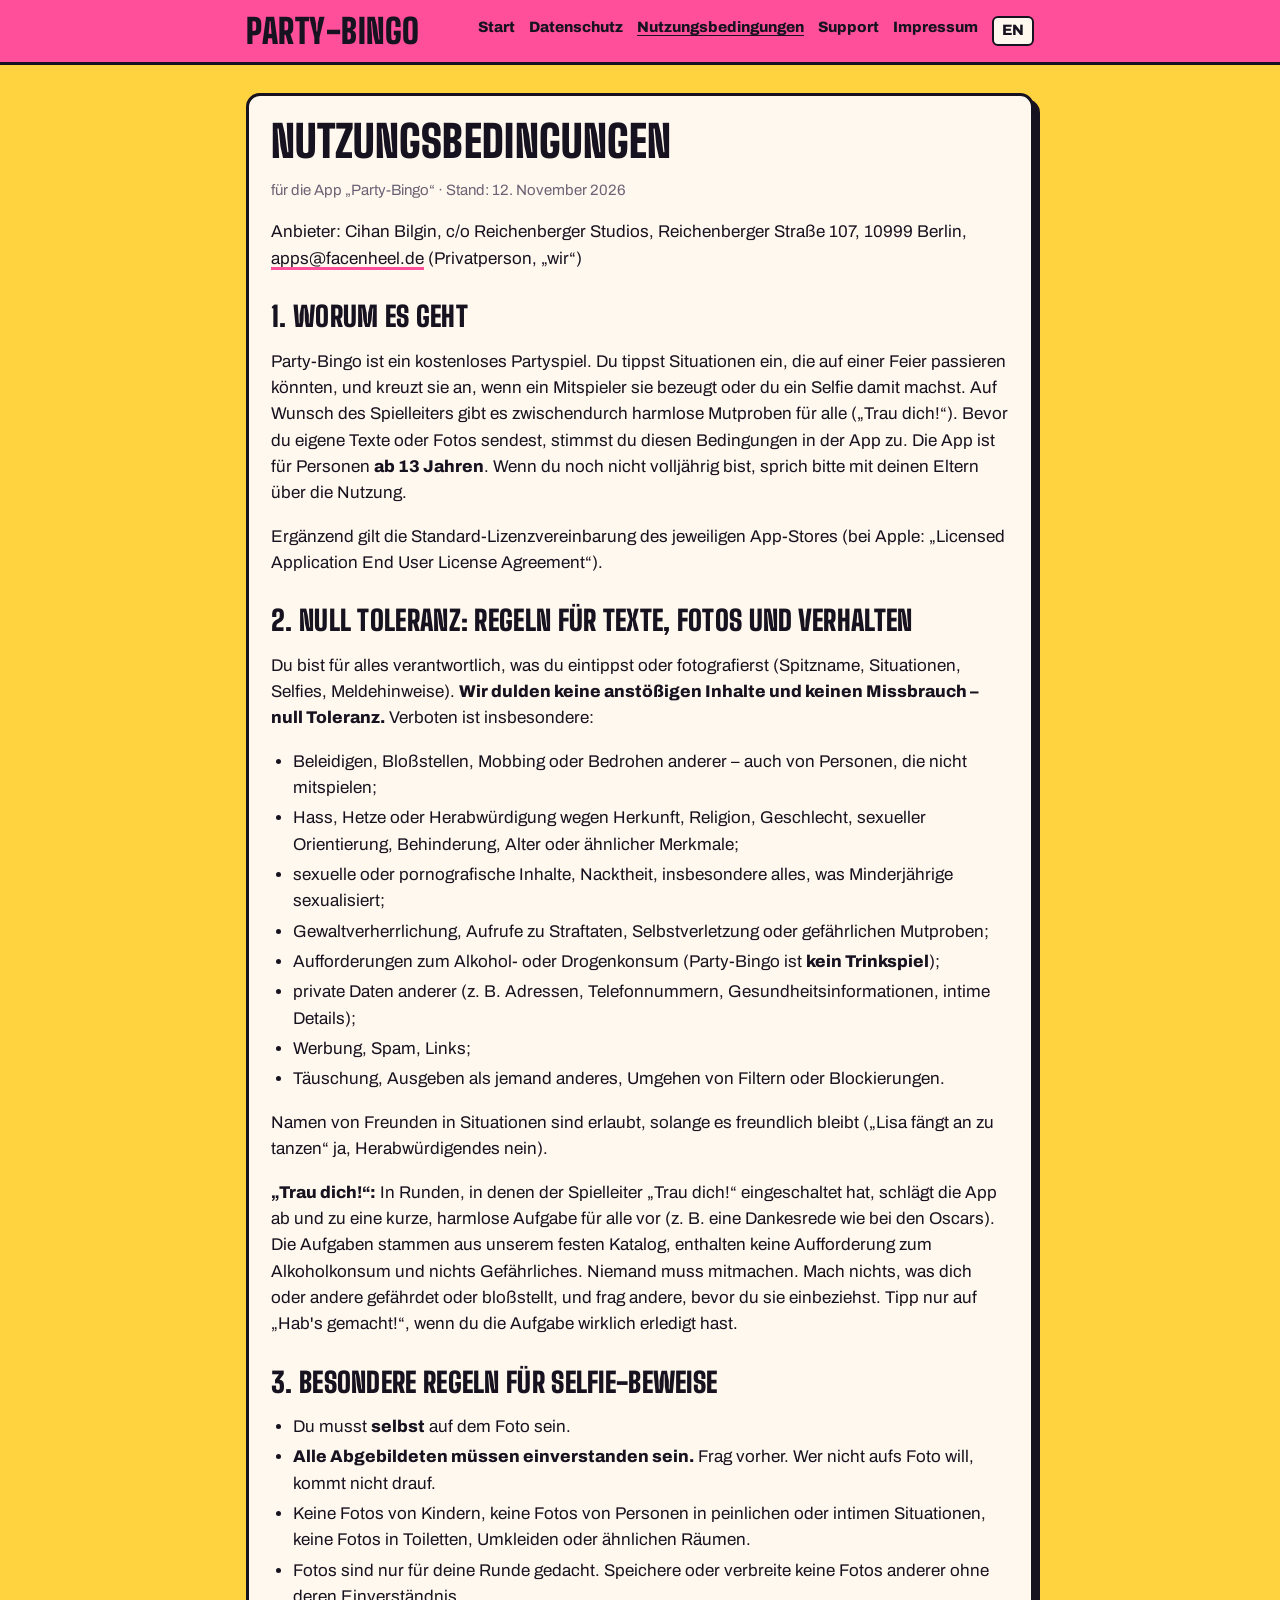
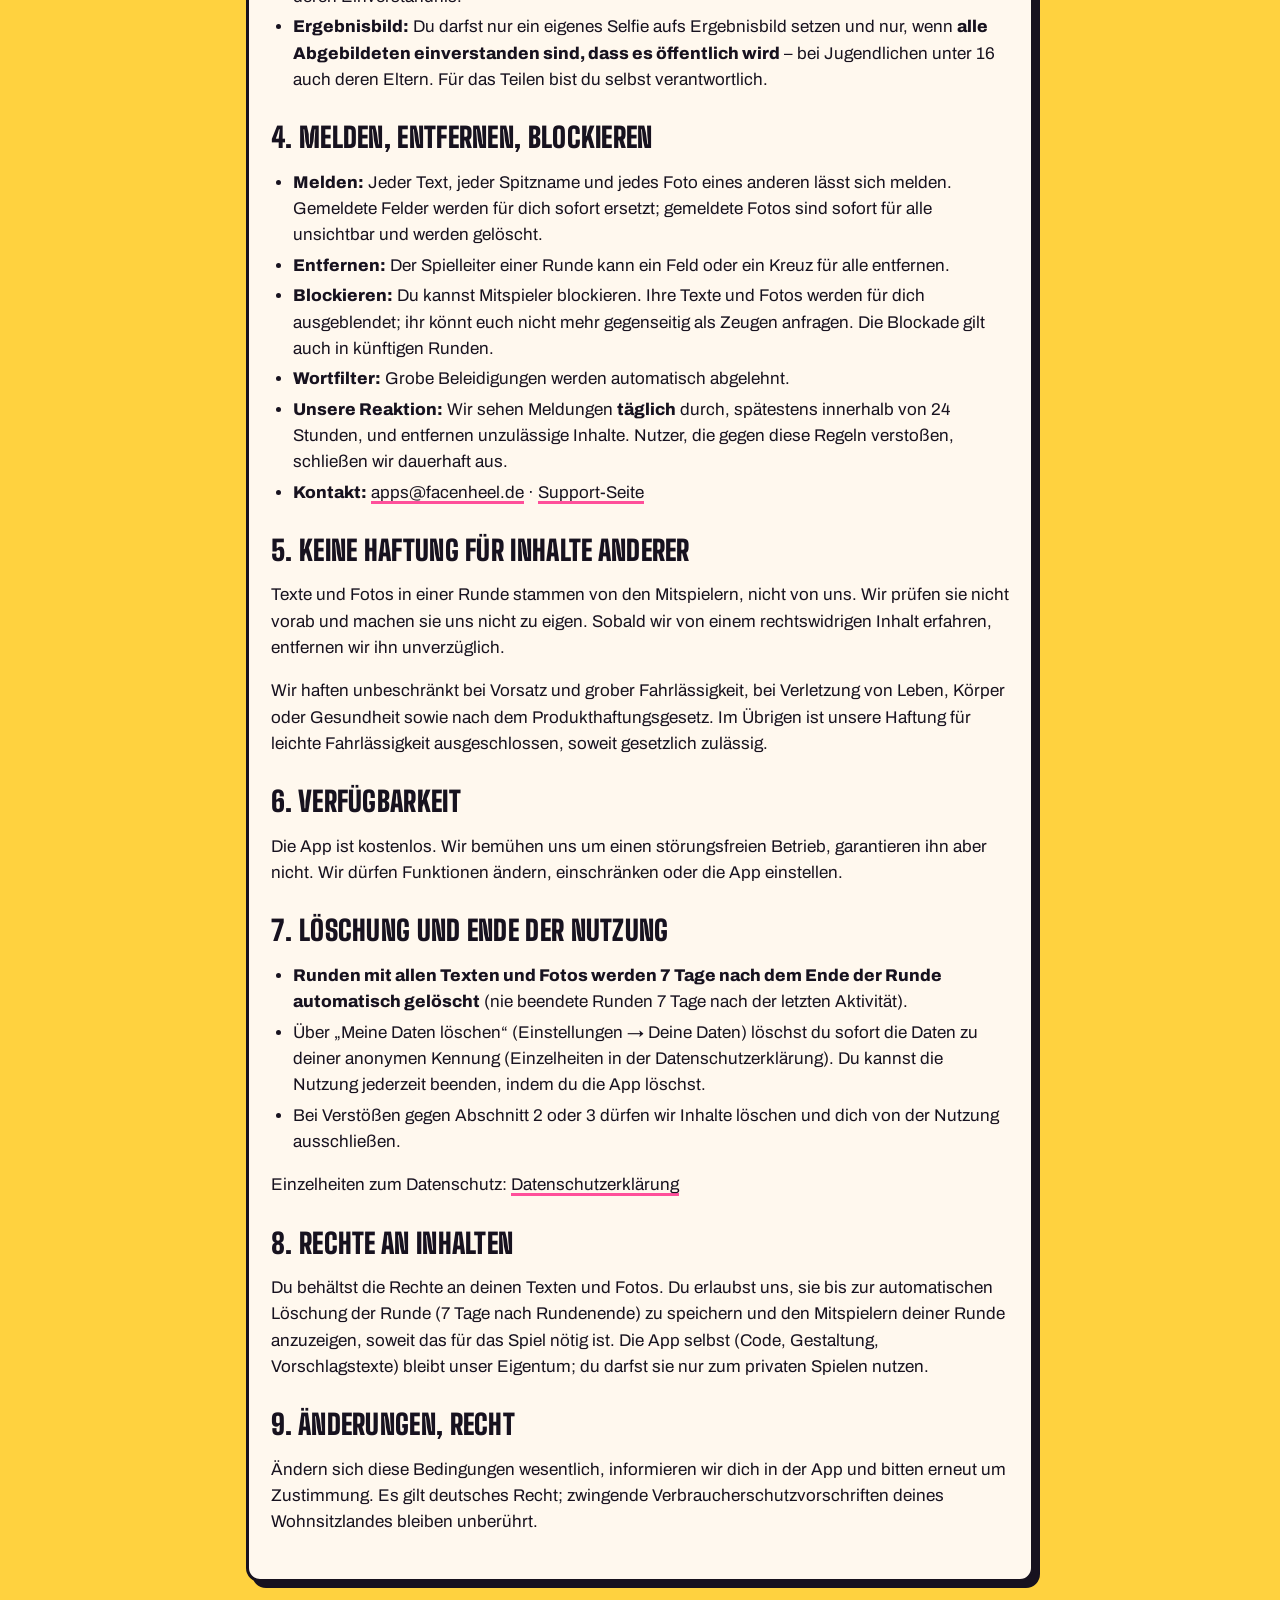
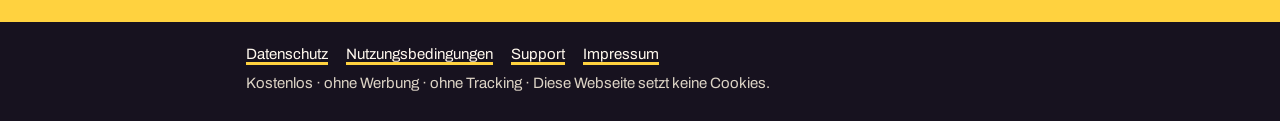
<file: nutzungsbedingungen.html>
<!doctype html>
<html lang="de">
<head>
<meta charset="utf-8">
<meta name="viewport" content="width=device-width, initial-scale=1">
<title>Nutzungsbedingungen – Party-Bingo</title>
<meta name="description" content="Nutzungsbedingungen der App Party-Bingo.">
<meta name="robots" content="index, follow">
<link rel="stylesheet" href="style.css">
<link rel="alternate" hreflang="en" href="terms.html">
</head>
<body>
<header class="top"><div class="top-inner">
<a class="logo" href="index.html">Party-Bingo</a>
<nav aria-label="Hauptmenü"><a href="index.html">Start</a><a href="datenschutz.html">Datenschutz</a><a href="nutzungsbedingungen.html" aria-current="page">Nutzungsbedingungen</a><a href="support.html">Support</a><a href="impressum.html">Impressum</a><a class="lang" href="terms.html" hreflang="en" title="English version">EN</a></nav>
</div></header>
<main>


<article class="paper">
<h1>Nutzungsbedingungen</h1>
<p class="muted">für die App „Party-Bingo“ · Stand: 12. November 2026</p>
<p>Anbieter: Cihan Bilgin, c/o Reichenberger Studios, Reichenberger Straße 107, 10999 Berlin, <a href="mailto:apps@facenheel.de">apps@facenheel.de</a> (Privatperson, „wir“)</p>

<h2>1. Worum es geht</h2>
<p>Party-Bingo ist ein kostenloses Partyspiel. Du tippst Situationen ein, die auf einer Feier passieren könnten, und kreuzt sie an, wenn ein Mitspieler sie bezeugt oder du ein Selfie damit machst. Auf Wunsch des Spielleiters gibt es zwischendurch harmlose Mutproben für alle („Trau dich!“). Bevor du eigene Texte oder Fotos sendest, stimmst du diesen Bedingungen in der App zu. Die App ist für Personen <strong>ab 13 Jahren</strong>. Wenn du noch nicht volljährig bist, sprich bitte mit deinen Eltern über die Nutzung.</p>
<p>Ergänzend gilt die Standard-Lizenzvereinbarung des jeweiligen App-Stores (bei Apple: „Licensed Application End User License Agreement“).</p>

<h2>2. Null Toleranz: Regeln für Texte, Fotos und Verhalten</h2>
<p>Du bist für alles verantwortlich, was du eintippst oder fotografierst (Spitzname, Situationen, Selfies, Meldehinweise). <strong>Wir dulden keine anstößigen Inhalte und keinen Missbrauch – null Toleranz.</strong> Verboten ist insbesondere:</p>
<ul>
<li>Beleidigen, Bloßstellen, Mobbing oder Bedrohen anderer – auch von Personen, die nicht mitspielen;</li>
<li>Hass, Hetze oder Herabwürdigung wegen Herkunft, Religion, Geschlecht, sexueller Orientierung, Behinderung, Alter oder ähnlicher Merkmale;</li>
<li>sexuelle oder pornografische Inhalte, Nacktheit, insbesondere alles, was Minderjährige sexualisiert;</li>
<li>Gewaltverherrlichung, Aufrufe zu Straftaten, Selbstverletzung oder gefährlichen Mutproben;</li>
<li>Aufforderungen zum Alkohol- oder Drogenkonsum (Party-Bingo ist <strong>kein Trinkspiel</strong>);</li>
<li>private Daten anderer (z. B. Adressen, Telefonnummern, Gesundheitsinformationen, intime Details);</li>
<li>Werbung, Spam, Links;</li>
<li>Täuschung, Ausgeben als jemand anderes, Umgehen von Filtern oder Blockierungen.</li>
</ul>
<p>Namen von Freunden in Situationen sind erlaubt, solange es freundlich bleibt („Lisa fängt an zu tanzen“ ja, Herabwürdigendes nein).</p>
<p><strong>„Trau dich!“:</strong> In Runden, in denen der Spielleiter „Trau dich!“ eingeschaltet hat, schlägt die App ab und zu eine kurze, harmlose Aufgabe für alle vor (z. B. eine Dankesrede wie bei den Oscars). Die Aufgaben stammen aus unserem festen Katalog, enthalten keine Aufforderung zum Alkoholkonsum und nichts Gefährliches. Niemand muss mitmachen. Mach nichts, was dich oder andere gefährdet oder bloßstellt, und frag andere, bevor du sie einbeziehst. Tipp nur auf „Hab's gemacht!“, wenn du die Aufgabe wirklich erledigt hast.</p>

<h2>3. Besondere Regeln für Selfie-Beweise</h2>
<ul>
<li>Du musst <strong>selbst</strong> auf dem Foto sein.</li>
<li><strong>Alle Abgebildeten müssen einverstanden sein.</strong> Frag vorher. Wer nicht aufs Foto will, kommt nicht drauf.</li>
<li>Keine Fotos von Kindern, keine Fotos von Personen in peinlichen oder intimen Situationen, keine Fotos in Toiletten, Umkleiden oder ähnlichen Räumen.</li>
<li>Fotos sind nur für deine Runde gedacht. Speichere oder verbreite keine Fotos anderer ohne deren Einverständnis.</li><li><strong>Ergebnisbild:</strong> Du darfst nur ein eigenes Selfie aufs Ergebnisbild setzen und nur, wenn <strong>alle Abgebildeten einverstanden sind, dass es öffentlich wird</strong> – bei Jugendlichen unter 16 auch deren Eltern. Für das Teilen bist du selbst verantwortlich.</li>
</ul>

<h2>4. Melden, Entfernen, Blockieren</h2>
<ul>
<li><strong>Melden:</strong> Jeder Text, jeder Spitzname und jedes Foto eines anderen lässt sich melden. Gemeldete Felder werden für dich sofort ersetzt; gemeldete Fotos sind sofort für alle unsichtbar und werden gelöscht.</li>
<li><strong>Entfernen:</strong> Der Spielleiter einer Runde kann ein Feld oder ein Kreuz für alle entfernen.</li>
<li><strong>Blockieren:</strong> Du kannst Mitspieler blockieren. Ihre Texte und Fotos werden für dich ausgeblendet; ihr könnt euch nicht mehr gegenseitig als Zeugen anfragen. Die Blockade gilt auch in künftigen Runden.</li>
<li><strong>Wortfilter:</strong> Grobe Beleidigungen werden automatisch abgelehnt.</li>
<li><strong>Unsere Reaktion:</strong> Wir sehen Meldungen <strong>täglich</strong> durch, spätestens innerhalb von 24 Stunden, und entfernen unzulässige Inhalte. Nutzer, die gegen diese Regeln verstoßen, schließen wir dauerhaft aus.</li>
<li><strong>Kontakt:</strong> <a href="mailto:apps@facenheel.de">apps@facenheel.de</a> · <a href="support.html">Support-Seite</a></li>
</ul>

<h2>5. Keine Haftung für Inhalte anderer</h2>
<p>Texte und Fotos in einer Runde stammen von den Mitspielern, nicht von uns. Wir prüfen sie nicht vorab und machen sie uns nicht zu eigen. Sobald wir von einem rechtswidrigen Inhalt erfahren, entfernen wir ihn unverzüglich.</p>
<p>Wir haften unbeschränkt bei Vorsatz und grober Fahrlässigkeit, bei Verletzung von Leben, Körper oder Gesundheit sowie nach dem Produkthaftungsgesetz. Im Übrigen ist unsere Haftung für leichte Fahrlässigkeit ausgeschlossen, soweit gesetzlich zulässig.</p>

<h2>6. Verfügbarkeit</h2>
<p>Die App ist kostenlos. Wir bemühen uns um einen störungsfreien Betrieb, garantieren ihn aber nicht. Wir dürfen Funktionen ändern, einschränken oder die App einstellen.</p>

<h2>7. Löschung und Ende der Nutzung</h2>
<ul>
<li><strong>Runden mit allen Texten und Fotos werden 7 Tage nach dem Ende der Runde automatisch gelöscht</strong> (nie beendete Runden 7 Tage nach der letzten Aktivität).</li>
<li>Über „Meine Daten löschen“ (Einstellungen → Deine Daten) löschst du sofort die Daten zu deiner anonymen Kennung (Einzelheiten in der Datenschutzerklärung). Du kannst die Nutzung jederzeit beenden, indem du die App löschst.</li>
<li>Bei Verstößen gegen Abschnitt 2 oder 3 dürfen wir Inhalte löschen und dich von der Nutzung ausschließen.</li>
</ul>
<p>Einzelheiten zum Datenschutz: <a href="datenschutz.html">Datenschutzerklärung</a></p>

<h2>8. Rechte an Inhalten</h2>
<p>Du behältst die Rechte an deinen Texten und Fotos. Du erlaubst uns, sie bis zur automatischen Löschung der Runde (7 Tage nach Rundenende) zu speichern und den Mitspielern deiner Runde anzuzeigen, soweit das für das Spiel nötig ist. Die App selbst (Code, Gestaltung, Vorschlagstexte) bleibt unser Eigentum; du darfst sie nur zum privaten Spielen nutzen.</p>

<h2>9. Änderungen, Recht</h2>
<p>Ändern sich diese Bedingungen wesentlich, informieren wir dich in der App und bitten erneut um Zustimmung. Es gilt deutsches Recht; zwingende Verbraucherschutzvorschriften deines Wohnsitzlandes bleiben unberührt.</p>
</article>

</main>
<footer><div class="foot-inner"><a href="datenschutz.html">Datenschutz</a><a href="nutzungsbedingungen.html">Nutzungsbedingungen</a><a href="support.html">Support</a><a href="impressum.html">Impressum</a><span class="muted" style="color:#DCD3C5">Kostenlos · ohne Werbung · ohne Tracking · Diese Webseite setzt keine Cookies.</span></div></footer>
</body>
</html>
</file>
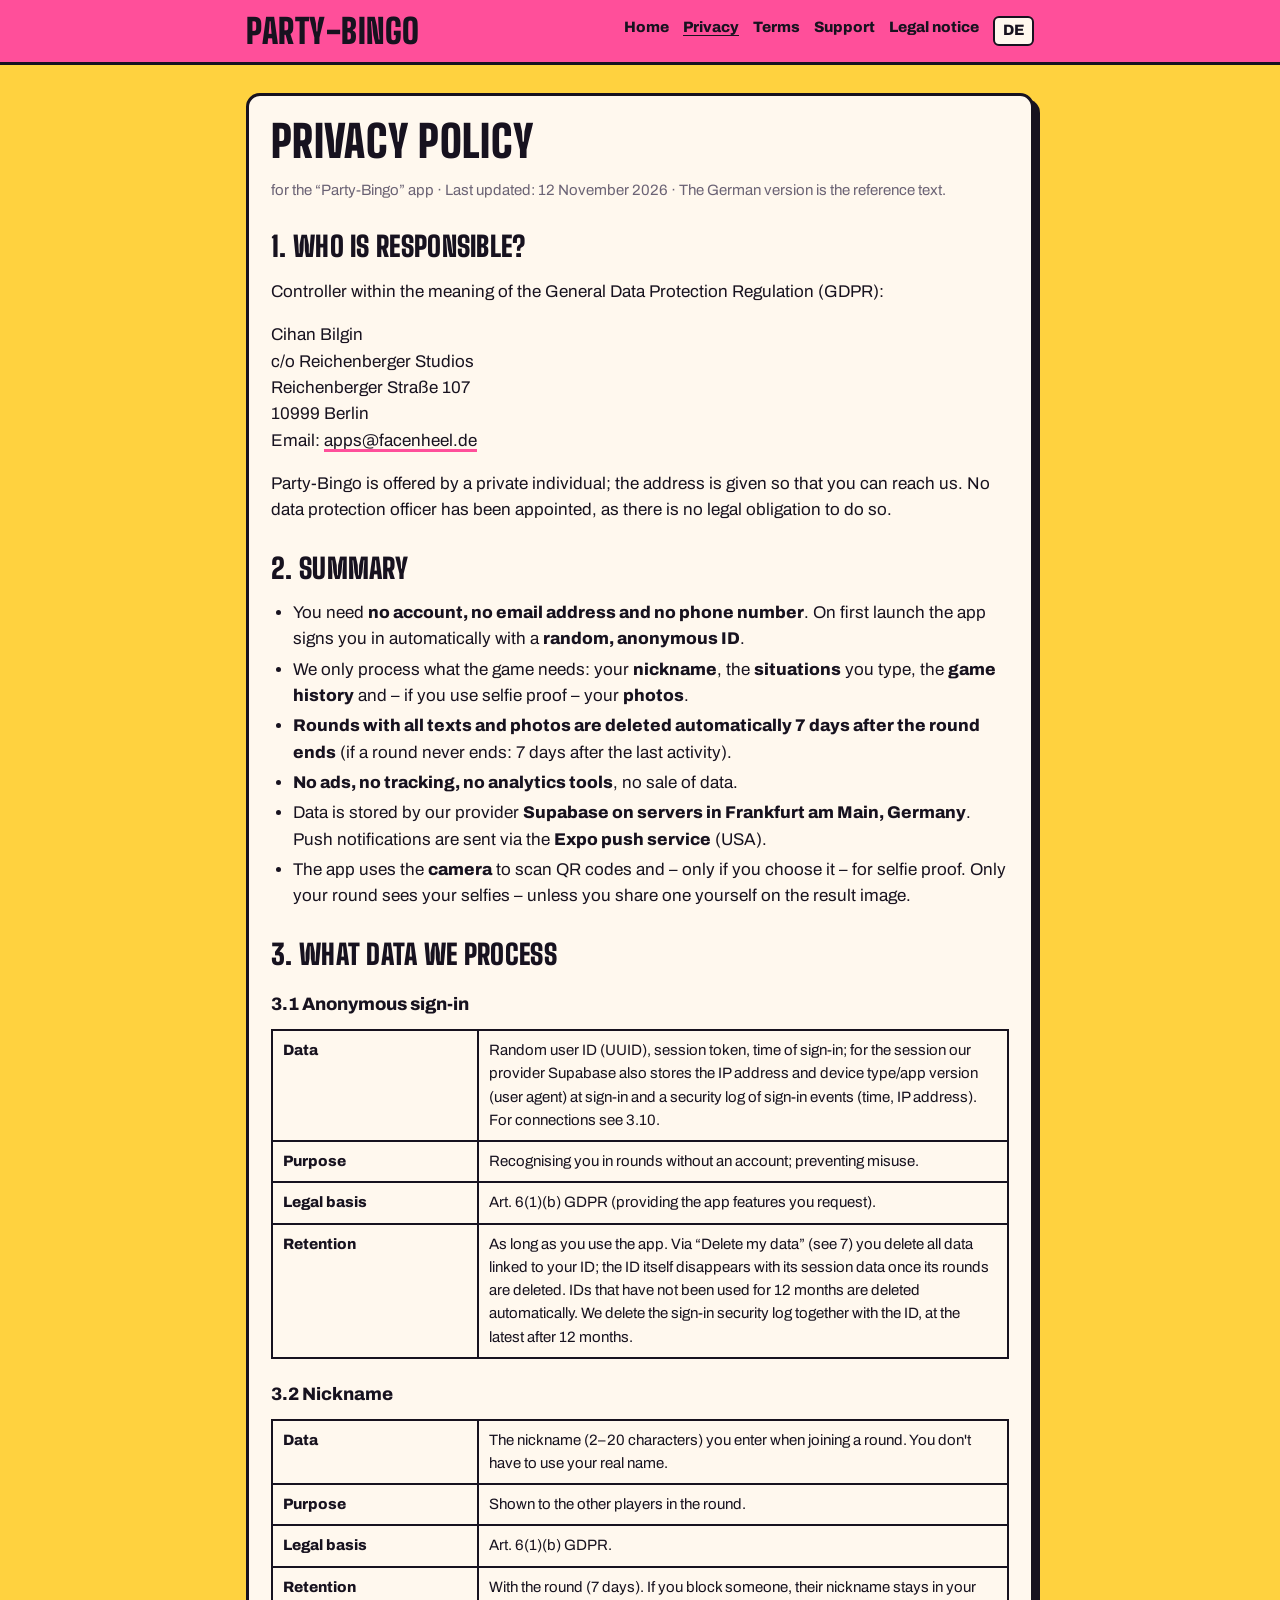
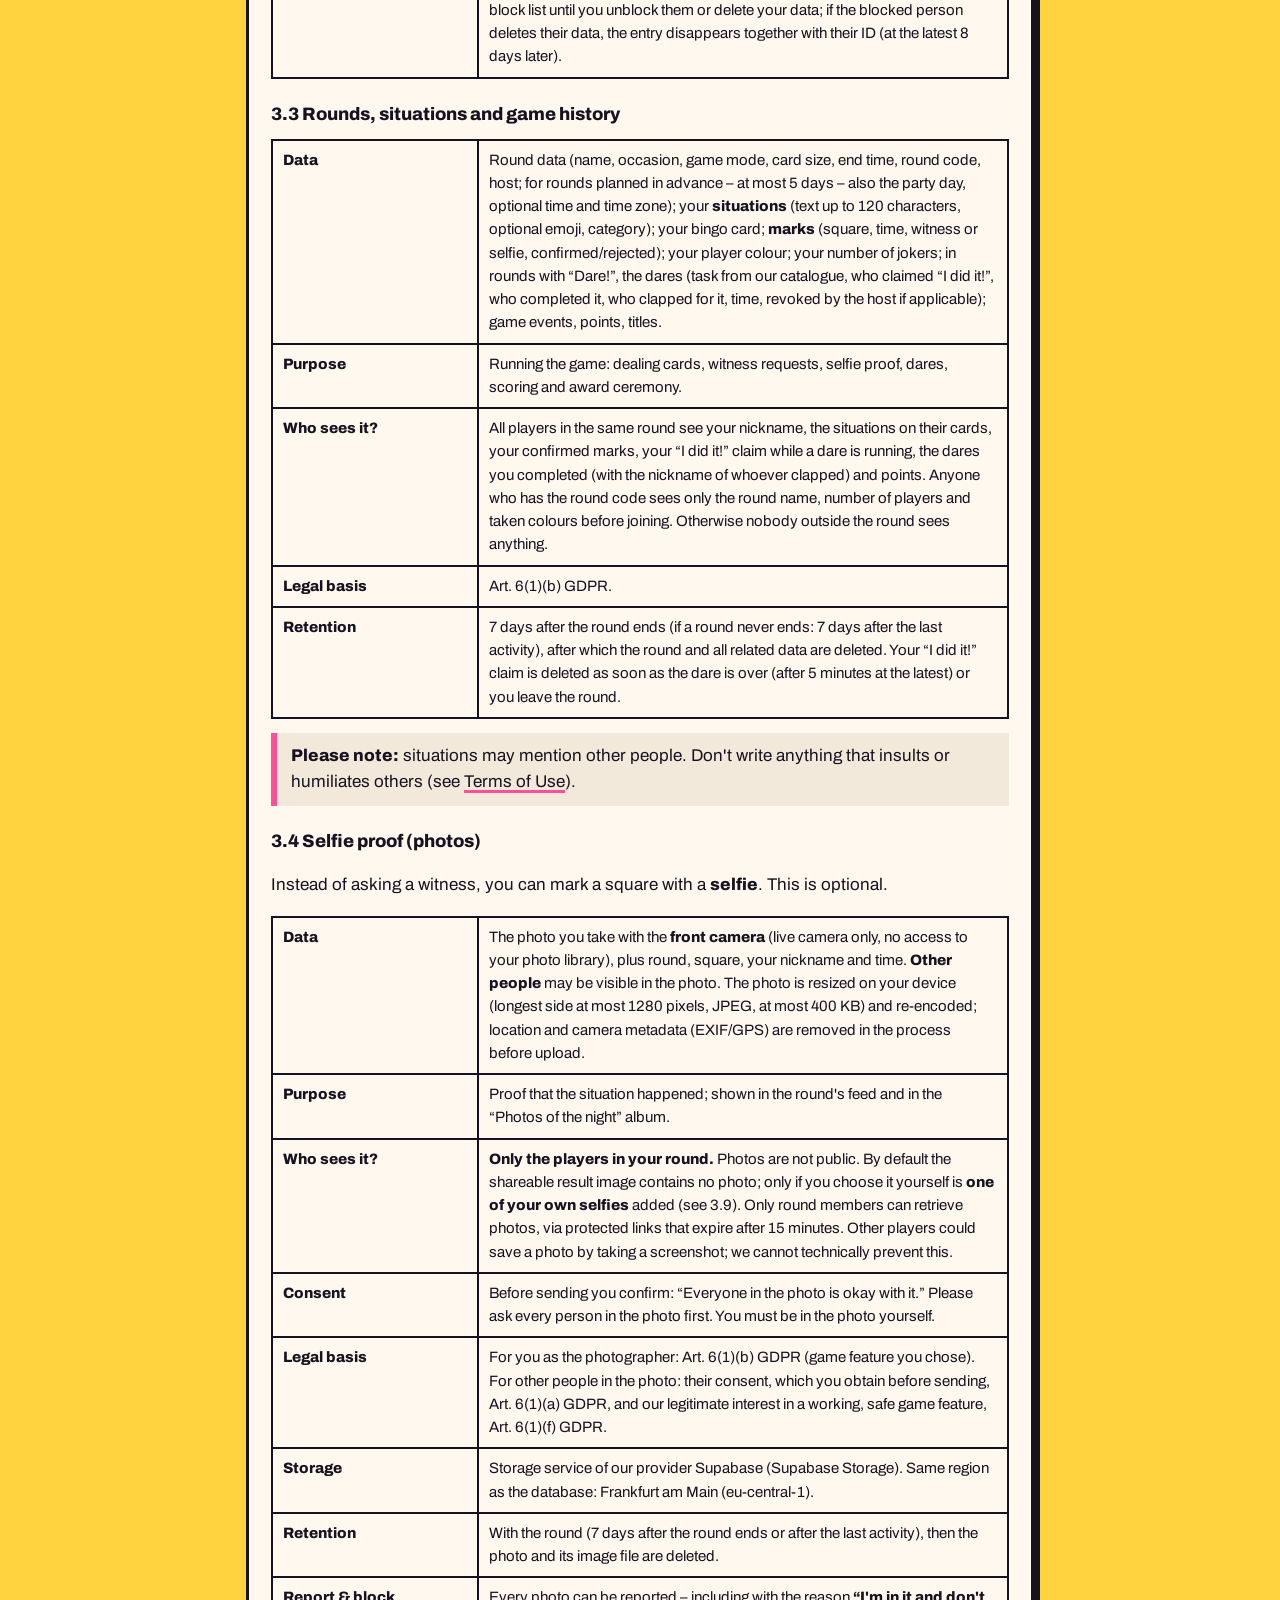
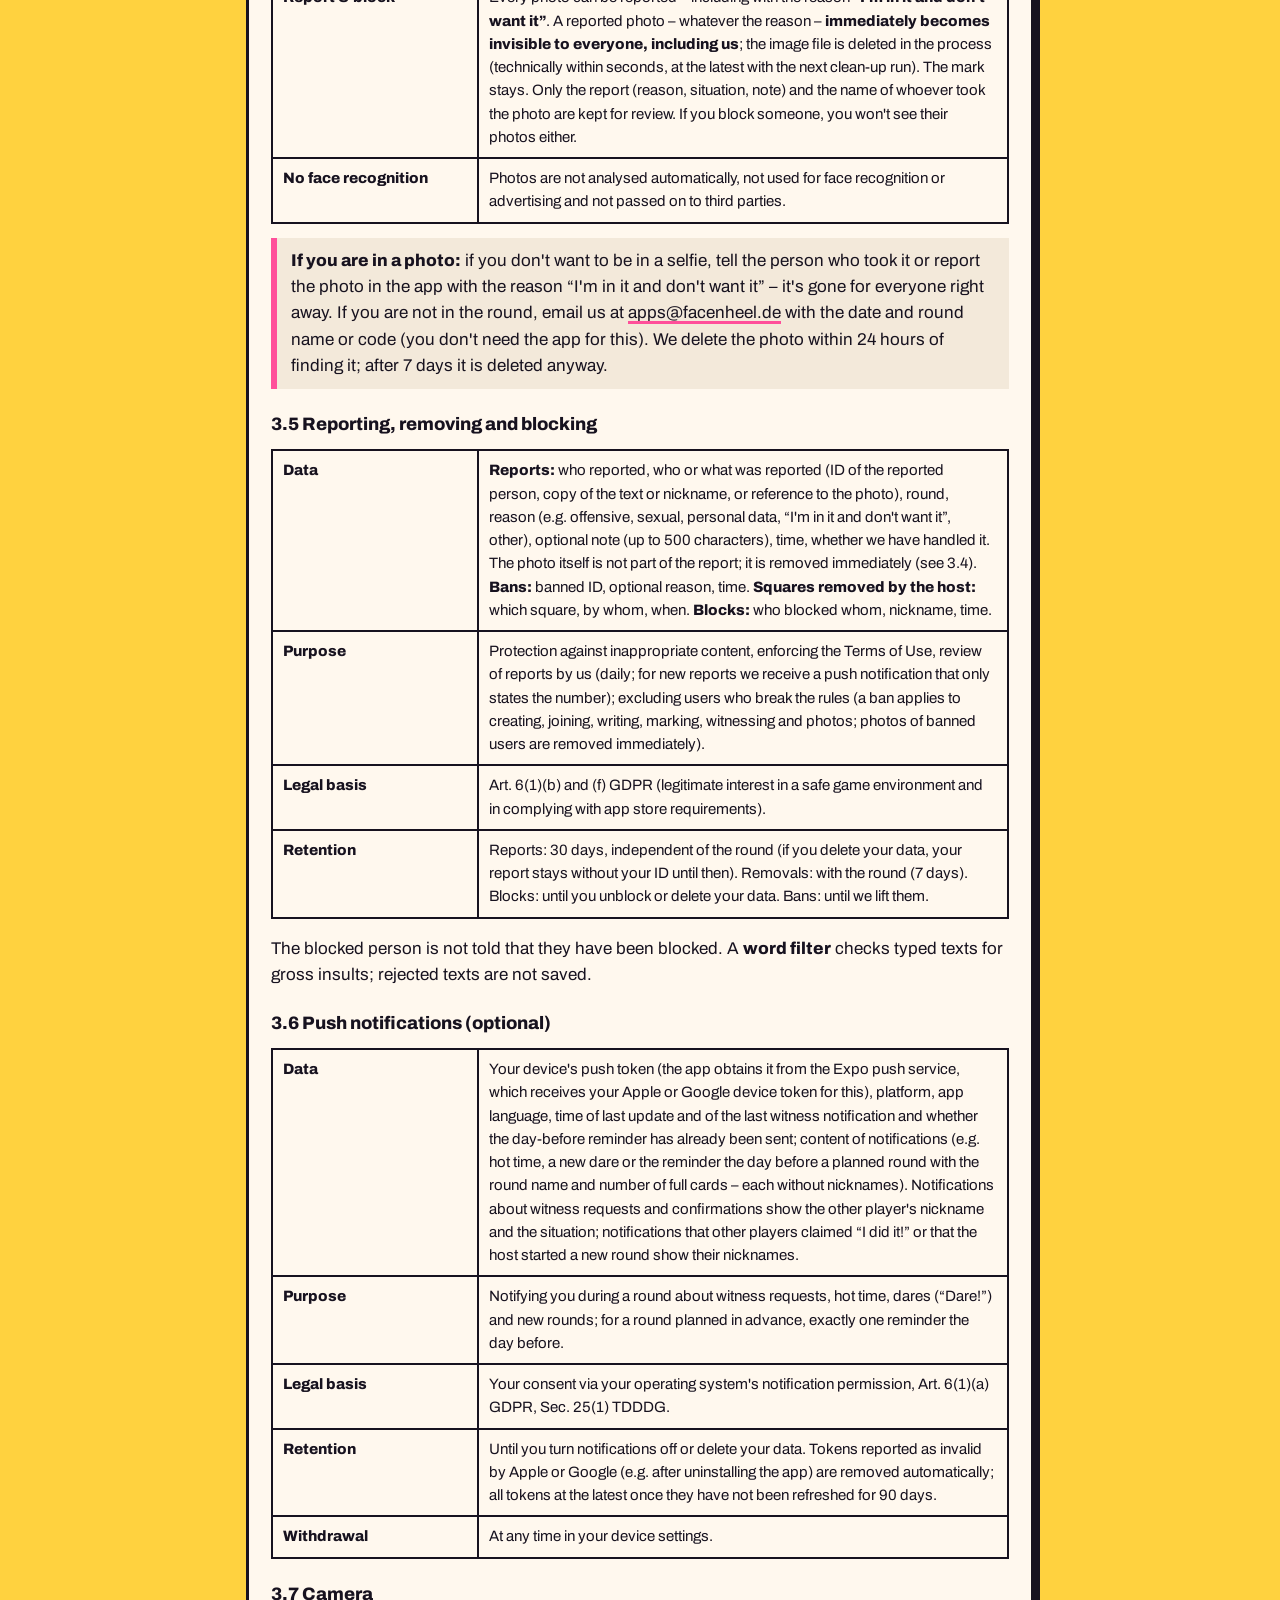
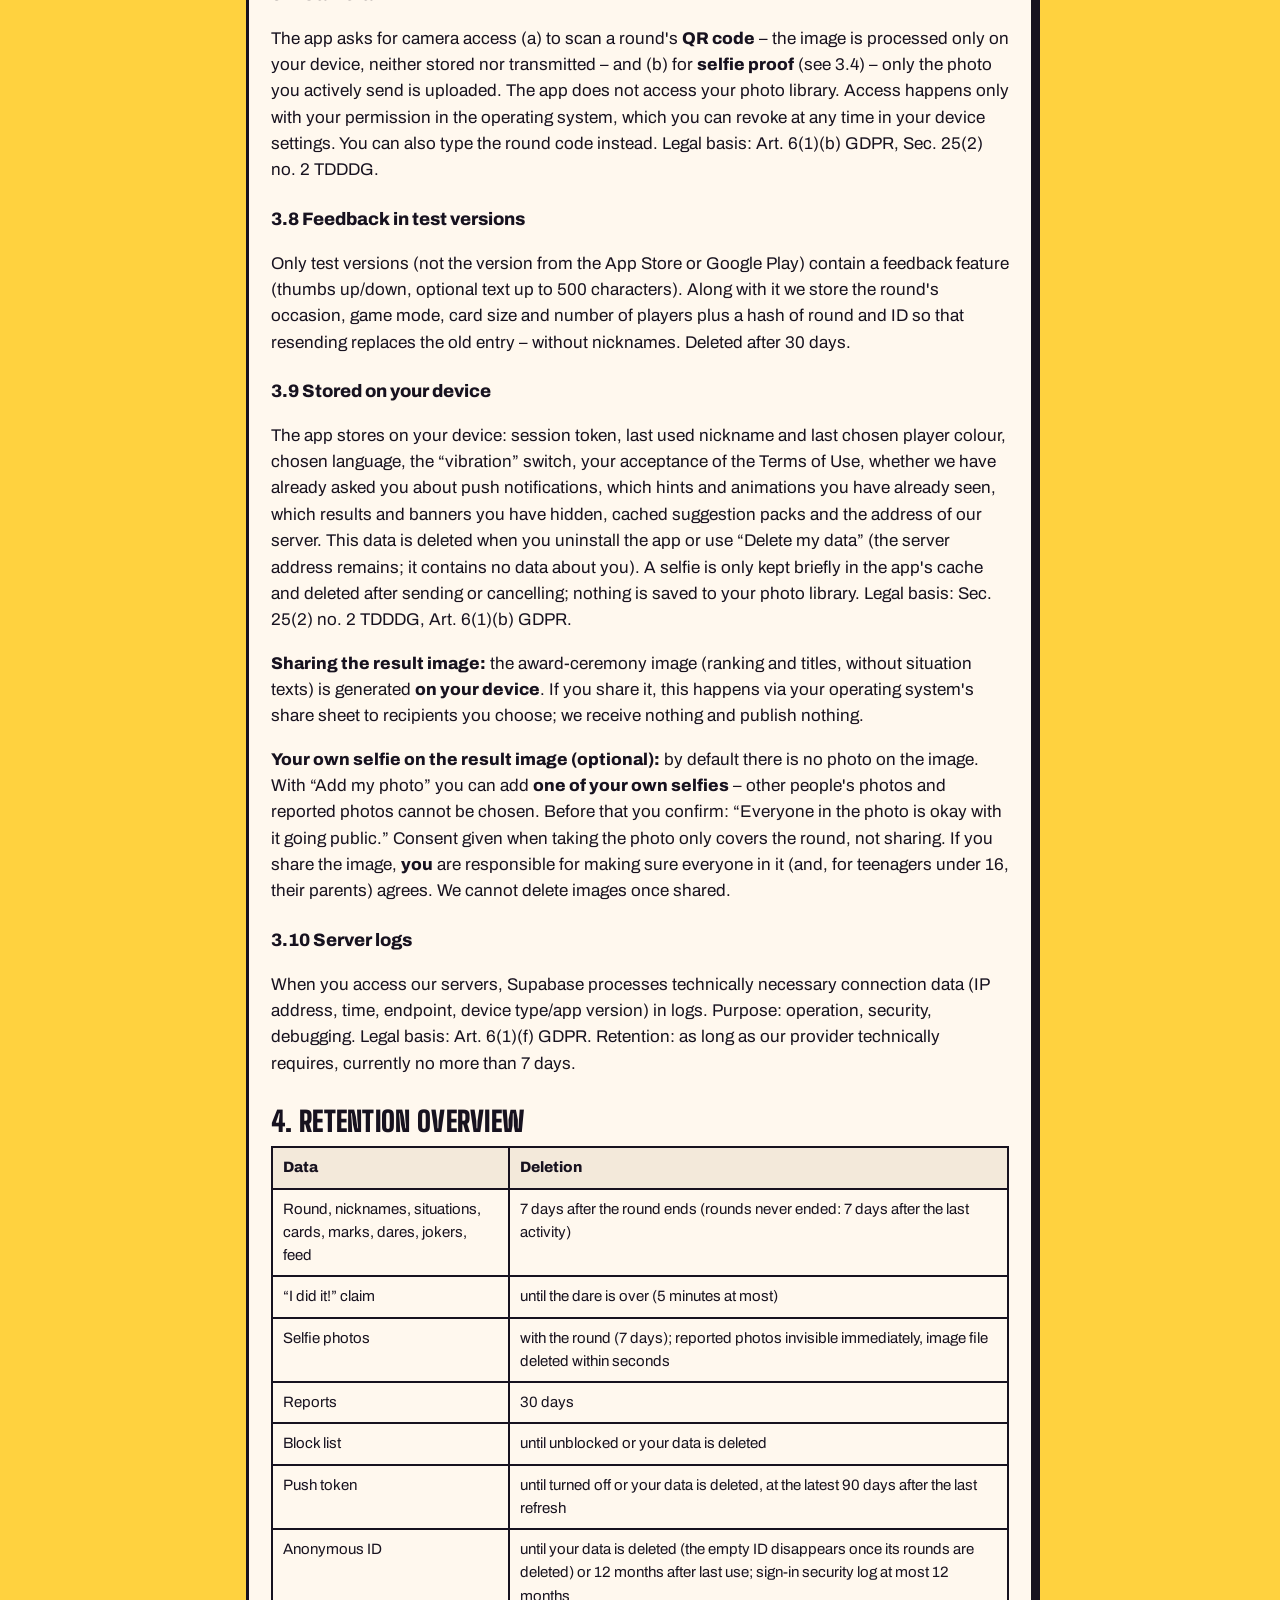
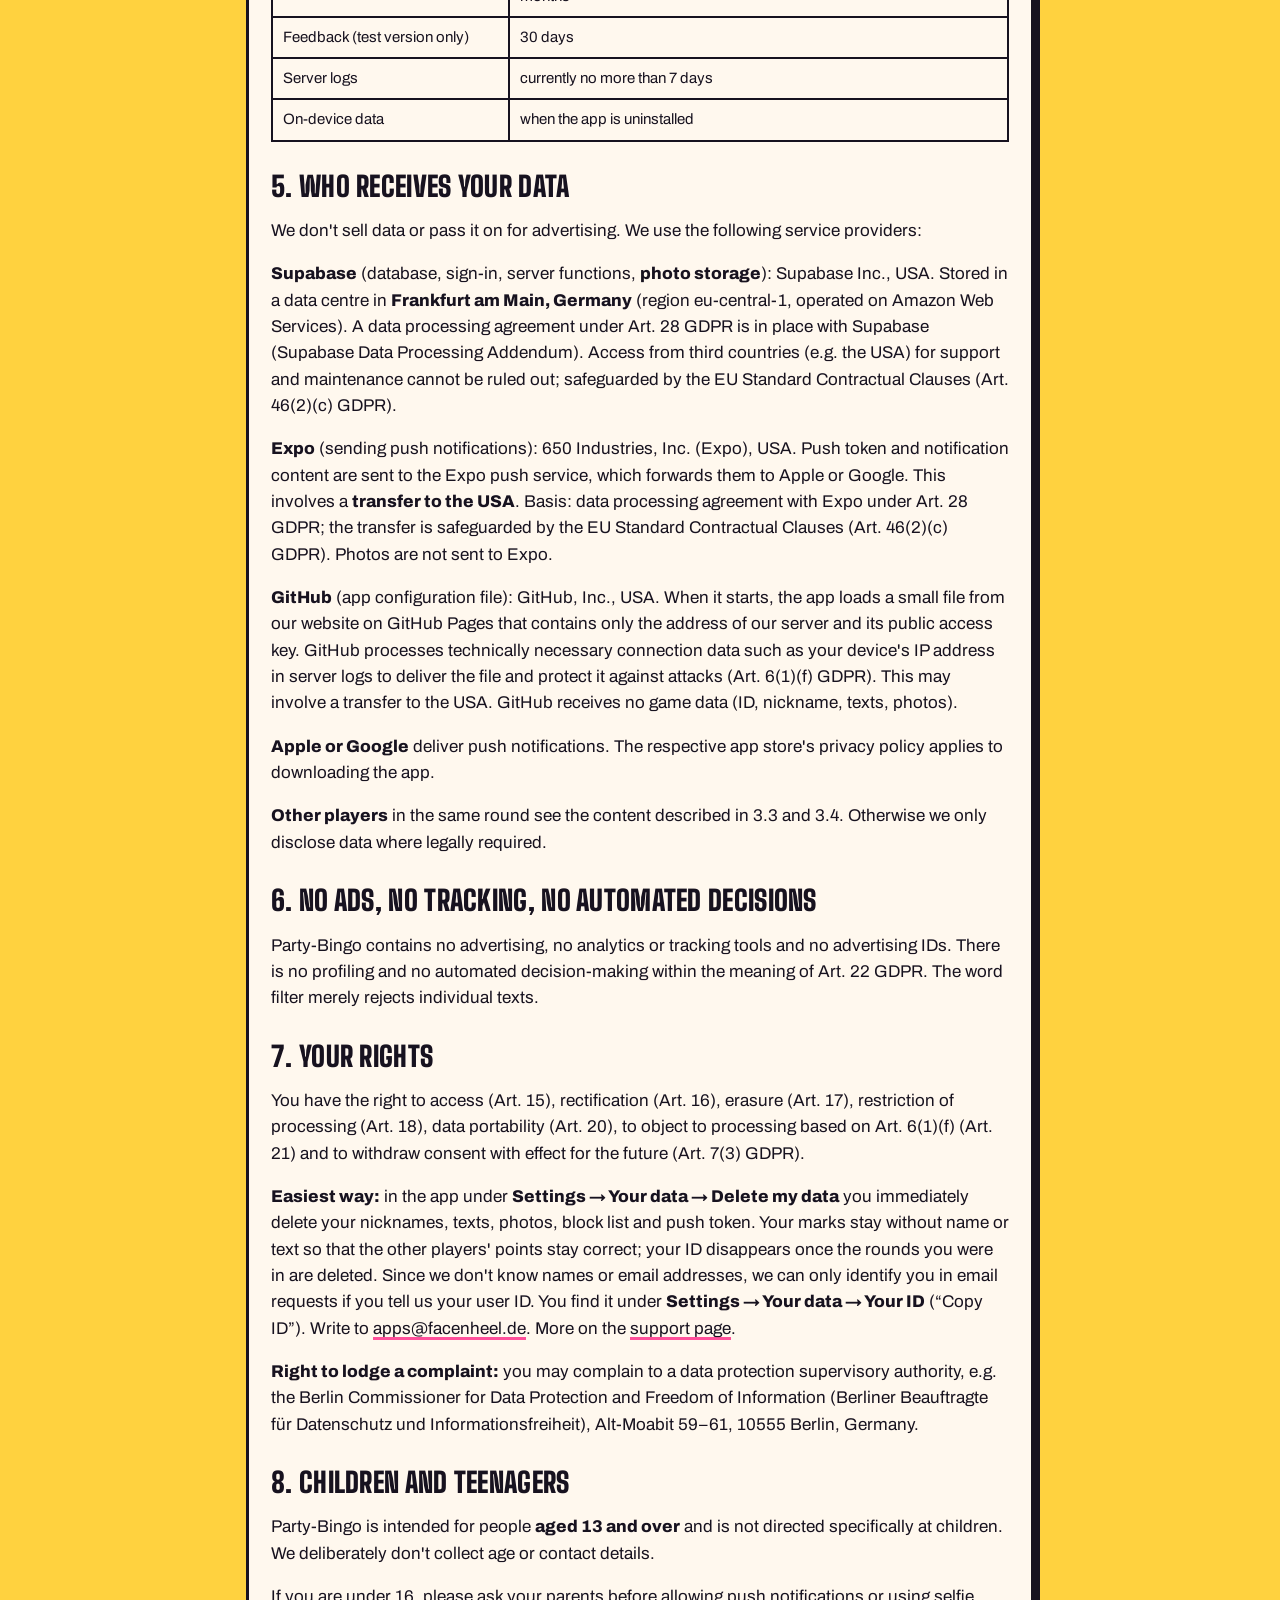
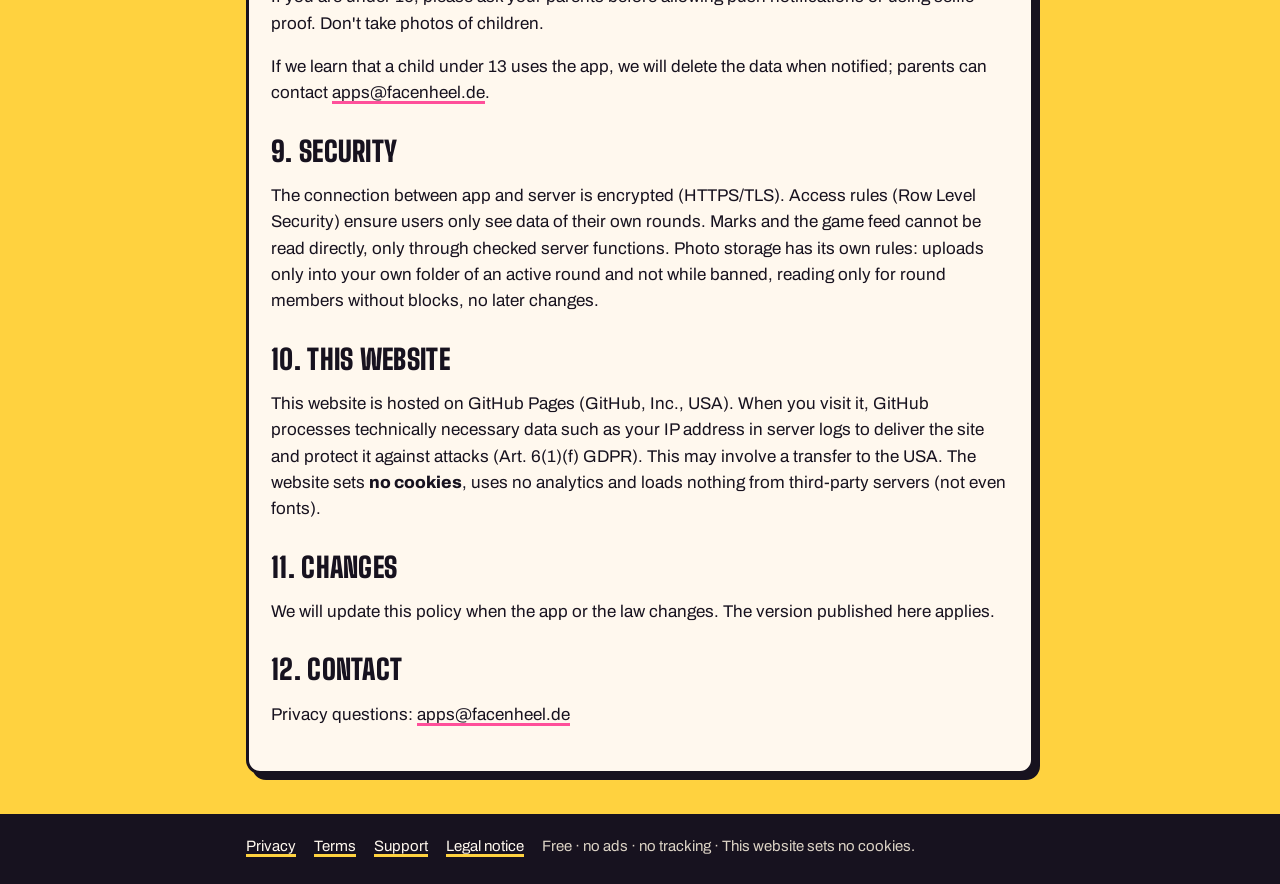
<file: privacy.html>
<!doctype html>
<html lang="en">
<head>
<meta charset="utf-8">
<meta name="viewport" content="width=device-width, initial-scale=1">
<title>Privacy – Party-Bingo</title>
<meta name="description" content="Privacy policy of the Party-Bingo app.">
<meta name="robots" content="index, follow">
<link rel="stylesheet" href="style.css">
<link rel="alternate" hreflang="de" href="datenschutz.html">
</head>
<body>
<header class="top"><div class="top-inner">
<a class="logo" href="index-en.html">Party-Bingo</a>
<nav aria-label="Main menu"><a href="index-en.html">Home</a><a href="privacy.html" aria-current="page">Privacy</a><a href="terms.html">Terms</a><a href="support-en.html">Support</a><a href="impressum.html">Legal notice</a><a class="lang" href="datenschutz.html" hreflang="de" title="Deutsche Version">DE</a></nav>
</div></header>
<main>


<article class="paper">
<h1>Privacy Policy</h1>
<p class="muted">for the “Party-Bingo” app · Last updated: 12 November 2026 · The German version is the reference text.</p>

<h2>1. Who is responsible?</h2>
<p>Controller within the meaning of the General Data Protection Regulation (GDPR):</p>
<address>Cihan Bilgin<br>c/o Reichenberger Studios<br>Reichenberger Straße 107<br>10999 Berlin<br>Email: <a href="mailto:apps@facenheel.de">apps@facenheel.de</a></address>
<p>Party-Bingo is offered by a private individual; the address is given so that you can reach us. No data protection officer has been appointed, as there is no legal obligation to do so.</p>

<h2>2. Summary</h2>
<ul>
<li>You need <strong>no account, no email address and no phone number</strong>. On first launch the app signs you in automatically with a <strong>random, anonymous ID</strong>.</li>
<li>We only process what the game needs: your <strong>nickname</strong>, the <strong>situations</strong> you type, the <strong>game history</strong> and – if you use selfie proof – your <strong>photos</strong>.</li>
<li><strong>Rounds with all texts and photos are deleted automatically 7 days after the round ends</strong> (if a round never ends: 7 days after the last activity).</li>
<li><strong>No ads, no tracking, no analytics tools</strong>, no sale of data.</li>
<li>Data is stored by our provider <strong>Supabase on servers in Frankfurt am Main, Germany</strong>. Push notifications are sent via the <strong>Expo push service</strong> (USA).</li>
<li>The app uses the <strong>camera</strong> to scan QR codes and – only if you choose it – for selfie proof. Only your round sees your selfies – unless you share one yourself on the result image.</li>
</ul>

<h2>3. What data we process</h2>

<h3>3.1 Anonymous sign-in</h3>
<div class="table-wrap"><table><tbody><tr><td>Data</td><td>Random user ID (UUID), session token, time of sign-in; for the session our provider Supabase also stores the IP address and device type/app version (user agent) at sign-in and a security log of sign-in events (time, IP address). For connections see 3.10.</td></tr><tr><td>Purpose</td><td>Recognising you in rounds without an account; preventing misuse.</td></tr><tr><td>Legal basis</td><td>Art. 6(1)(b) GDPR (providing the app features you request).</td></tr><tr><td>Retention</td><td>As long as you use the app. Via “Delete my data” (see 7) you delete all data linked to your ID; the ID itself disappears with its session data once its rounds are deleted. IDs that have not been used for 12 months are deleted automatically. We delete the sign-in security log together with the ID, at the latest after 12 months.</td></tr></tbody></table></div>

<h3>3.2 Nickname</h3>
<div class="table-wrap"><table><tbody><tr><td>Data</td><td>The nickname (2–20 characters) you enter when joining a round. You don't have to use your real name.</td></tr><tr><td>Purpose</td><td>Shown to the other players in the round.</td></tr><tr><td>Legal basis</td><td>Art. 6(1)(b) GDPR.</td></tr><tr><td>Retention</td><td>With the round (7 days). If you block someone, their nickname stays in your block list until you unblock them or delete your data; if the blocked person deletes their data, the entry disappears together with their ID (at the latest 8 days later).</td></tr></tbody></table></div>

<h3>3.3 Rounds, situations and game history</h3>
<div class="table-wrap"><table><tbody><tr><td>Data</td><td>Round data (name, occasion, game mode, card size, end time, round code, host; for rounds planned in advance – at most 5 days – also the party day, optional time and time zone); your <strong>situations</strong> (text up to 120 characters, optional emoji, category); your bingo card; <strong>marks</strong> (square, time, witness or selfie, confirmed/rejected); your player colour; your number of jokers; in rounds with “Dare!”, the dares (task from our catalogue, who claimed “I did it!”, who completed it, who clapped for it, time, revoked by the host if applicable); game events, points, titles.</td></tr><tr><td>Purpose</td><td>Running the game: dealing cards, witness requests, selfie proof, dares, scoring and award ceremony.</td></tr><tr><td>Who sees it?</td><td>All players in the same round see your nickname, the situations on their cards, your confirmed marks, your “I did it!” claim while a dare is running, the dares you completed (with the nickname of whoever clapped) and points. Anyone who has the round code sees only the round name, number of players and taken colours before joining. Otherwise nobody outside the round sees anything.</td></tr><tr><td>Legal basis</td><td>Art. 6(1)(b) GDPR.</td></tr><tr><td>Retention</td><td>7 days after the round ends (if a round never ends: 7 days after the last activity), after which the round and all related data are deleted. Your “I did it!” claim is deleted as soon as the dare is over (after 5 minutes at the latest) or you leave the round.</td></tr></tbody></table></div>
<p class="note"><strong>Please note:</strong> situations may mention other people. Don't write anything that insults or humiliates others (see <a href="terms.html">Terms of Use</a>).</p>

<h3>3.4 Selfie proof (photos)</h3>
<p>Instead of asking a witness, you can mark a square with a <strong>selfie</strong>. This is optional.</p>
<div class="table-wrap"><table><tbody><tr><td>Data</td><td>The photo you take with the <strong>front camera</strong> (live camera only, no access to your photo library), plus round, square, your nickname and time. <strong>Other people</strong> may be visible in the photo. The photo is resized on your device (longest side at most 1280 pixels, JPEG, at most 400 KB) and re-encoded; location and camera metadata (EXIF/GPS) are removed in the process before upload.</td></tr><tr><td>Purpose</td><td>Proof that the situation happened; shown in the round's feed and in the “Photos of the night” album.</td></tr><tr><td>Who sees it?</td><td><strong>Only the players in your round.</strong> Photos are not public. By default the shareable result image contains no photo; only if you choose it yourself is <strong>one of your own selfies</strong> added (see 3.9). Only round members can retrieve photos, via protected links that expire after 15 minutes. Other players could save a photo by taking a screenshot; we cannot technically prevent this.</td></tr><tr><td>Consent</td><td>Before sending you confirm: “Everyone in the photo is okay with it.” Please ask every person in the photo first. You must be in the photo yourself.</td></tr><tr><td>Legal basis</td><td>For you as the photographer: Art. 6(1)(b) GDPR (game feature you chose). For other people in the photo: their consent, which you obtain before sending, Art. 6(1)(a) GDPR, and our legitimate interest in a working, safe game feature, Art. 6(1)(f) GDPR.</td></tr><tr><td>Storage</td><td>Storage service of our provider Supabase (Supabase Storage). Same region as the database: Frankfurt am Main (eu-central-1).</td></tr><tr><td>Retention</td><td>With the round (7 days after the round ends or after the last activity), then the photo and its image file are deleted.</td></tr><tr><td>Report &amp; block</td><td>Every photo can be reported – including with the reason <strong>“I'm in it and don't want it”</strong>. A reported photo – whatever the reason – <strong>immediately becomes invisible to everyone, including us</strong>; the image file is deleted in the process (technically within seconds, at the latest with the next clean-up run). The mark stays. Only the report (reason, situation, note) and the name of whoever took the photo are kept for review. If you block someone, you won't see their photos either.</td></tr><tr><td>No face recognition</td><td>Photos are not analysed automatically, not used for face recognition or advertising and not passed on to third parties.</td></tr></tbody></table></div>
<p class="note"><strong>If you are in a photo:</strong> if you don't want to be in a selfie, tell the person who took it or report the photo in the app with the reason “I'm in it and don't want it” – it's gone for everyone right away. If you are not in the round, email us at <a href="mailto:apps@facenheel.de">apps@facenheel.de</a> with the date and round name or code (you don't need the app for this). We delete the photo within 24 hours of finding it; after 7 days it is deleted anyway.</p>

<h3>3.5 Reporting, removing and blocking</h3>
<div class="table-wrap"><table><tbody><tr><td>Data</td><td><strong>Reports:</strong> who reported, who or what was reported (ID of the reported person, copy of the text or nickname, or reference to the photo), round, reason (e.g. offensive, sexual, personal data, “I'm in it and don't want it”, other), optional note (up to 500 characters), time, whether we have handled it. The photo itself is not part of the report; it is removed immediately (see 3.4). <strong>Bans:</strong> banned ID, optional reason, time. <strong>Squares removed by the host:</strong> which square, by whom, when. <strong>Blocks:</strong> who blocked whom, nickname, time.</td></tr><tr><td>Purpose</td><td>Protection against inappropriate content, enforcing the Terms of Use, review of reports by us (daily; for new reports we receive a push notification that only states the number); excluding users who break the rules (a ban applies to creating, joining, writing, marking, witnessing and photos; photos of banned users are removed immediately).</td></tr><tr><td>Legal basis</td><td>Art. 6(1)(b) and (f) GDPR (legitimate interest in a safe game environment and in complying with app store requirements).</td></tr><tr><td>Retention</td><td>Reports: 30 days, independent of the round (if you delete your data, your report stays without your ID until then). Removals: with the round (7 days). Blocks: until you unblock or delete your data. Bans: until we lift them.</td></tr></tbody></table></div>
<p>The blocked person is not told that they have been blocked. A <strong>word filter</strong> checks typed texts for gross insults; rejected texts are not saved.</p>

<h3>3.6 Push notifications (optional)</h3>
<div class="table-wrap"><table><tbody><tr><td>Data</td><td>Your device's push token (the app obtains it from the Expo push service, which receives your Apple or Google device token for this), platform, app language, time of last update and of the last witness notification and whether the day-before reminder has already been sent; content of notifications (e.g. hot time, a new dare or the reminder the day before a planned round with the round name and number of full cards – each without nicknames). Notifications about witness requests and confirmations show the other player's nickname and the situation; notifications that other players claimed “I did it!” or that the host started a new round show their nicknames.</td></tr><tr><td>Purpose</td><td>Notifying you during a round about witness requests, hot time, dares (“Dare!”) and new rounds; for a round planned in advance, exactly one reminder the day before.</td></tr><tr><td>Legal basis</td><td>Your consent via your operating system's notification permission, Art. 6(1)(a) GDPR, Sec. 25(1) TDDDG.</td></tr><tr><td>Retention</td><td>Until you turn notifications off or delete your data. Tokens reported as invalid by Apple or Google (e.g. after uninstalling the app) are removed automatically; all tokens at the latest once they have not been refreshed for 90 days.</td></tr><tr><td>Withdrawal</td><td>At any time in your device settings.</td></tr></tbody></table></div>

<h3>3.7 Camera</h3>
<p>The app asks for camera access (a) to scan a round's <strong>QR code</strong> – the image is processed only on your device, neither stored nor transmitted – and (b) for <strong>selfie proof</strong> (see 3.4) – only the photo you actively send is uploaded. The app does not access your photo library. Access happens only with your permission in the operating system, which you can revoke at any time in your device settings. You can also type the round code instead. Legal basis: Art. 6(1)(b) GDPR, Sec. 25(2) no. 2 TDDDG.</p>

<h3>3.8 Feedback in test versions</h3>
<p>Only test versions (not the version from the App Store or Google Play) contain a feedback feature (thumbs up/down, optional text up to 500 characters). Along with it we store the round's occasion, game mode, card size and number of players plus a hash of round and ID so that resending replaces the old entry – without nicknames. Deleted after 30 days.</p>

<h3>3.9 Stored on your device</h3>
<p>The app stores on your device: session token, last used nickname and last chosen player colour, chosen language, the “vibration” switch, your acceptance of the Terms of Use, whether we have already asked you about push notifications, which hints and animations you have already seen, which results and banners you have hidden, cached suggestion packs and the address of our server. This data is deleted when you uninstall the app or use “Delete my data” (the server address remains; it contains no data about you). A selfie is only kept briefly in the app's cache and deleted after sending or cancelling; nothing is saved to your photo library. Legal basis: Sec. 25(2) no. 2 TDDDG, Art. 6(1)(b) GDPR.</p>
<p><strong>Sharing the result image:</strong> the award-ceremony image (ranking and titles, without situation texts) is generated <strong>on your device</strong>. If you share it, this happens via your operating system's share sheet to recipients you choose; we receive nothing and publish nothing.</p><p><strong>Your own selfie on the result image (optional):</strong> by default there is no photo on the image. With “Add my photo” you can add <strong>one of your own selfies</strong> – other people's photos and reported photos cannot be chosen. Before that you confirm: “Everyone in the photo is okay with it going public.” Consent given when taking the photo only covers the round, not sharing. If you share the image, <strong>you</strong> are responsible for making sure everyone in it (and, for teenagers under 16, their parents) agrees. We cannot delete images once shared.</p>

<h3>3.10 Server logs</h3>
<p>When you access our servers, Supabase processes technically necessary connection data (IP address, time, endpoint, device type/app version) in logs. Purpose: operation, security, debugging. Legal basis: Art. 6(1)(f) GDPR. Retention: as long as our provider technically requires, currently no more than 7 days.</p>

<h2>4. Retention overview</h2>
<div class="table-wrap"><table class="plain"><thead><tr><th>Data</th><th>Deletion</th></tr></thead><tbody><tr><td>Round, nicknames, situations, cards, marks, dares, jokers, feed</td><td>7 days after the round ends (rounds never ended: 7 days after the last activity)</td></tr><tr><td>“I did it!” claim</td><td>until the dare is over (5 minutes at most)</td></tr><tr><td>Selfie photos</td><td>with the round (7 days); reported photos invisible immediately, image file deleted within seconds</td></tr><tr><td>Reports</td><td>30 days</td></tr><tr><td>Block list</td><td>until unblocked or your data is deleted</td></tr><tr><td>Push token</td><td>until turned off or your data is deleted, at the latest 90 days after the last refresh</td></tr><tr><td>Anonymous ID</td><td>until your data is deleted (the empty ID disappears once its rounds are deleted) or 12 months after last use; sign-in security log at most 12 months</td></tr><tr><td>Feedback (test version only)</td><td>30 days</td></tr><tr><td>Server logs</td><td>currently no more than 7 days</td></tr><tr><td>On-device data</td><td>when the app is uninstalled</td></tr></tbody></table></div>

<h2>5. Who receives your data</h2>
<p>We don't sell data or pass it on for advertising. We use the following service providers:</p>
<p><strong>Supabase</strong> (database, sign-in, server functions, <strong>photo storage</strong>): Supabase Inc., USA. Stored in a data centre in <strong>Frankfurt am Main, Germany</strong> (region eu-central-1, operated on Amazon Web Services). A data processing agreement under Art. 28 GDPR is in place with Supabase (Supabase Data Processing Addendum). Access from third countries (e.g. the USA) for support and maintenance cannot be ruled out; safeguarded by the EU Standard Contractual Clauses (Art. 46(2)(c) GDPR).</p>
<p><strong>Expo</strong> (sending push notifications): 650 Industries, Inc. (Expo), USA. Push token and notification content are sent to the Expo push service, which forwards them to Apple or Google. This involves a <strong>transfer to the USA</strong>. Basis: data processing agreement with Expo under Art. 28 GDPR; the transfer is safeguarded by the EU Standard Contractual Clauses (Art. 46(2)(c) GDPR). Photos are not sent to Expo.</p>
<p><strong>GitHub</strong> (app configuration file): GitHub, Inc., USA. When it starts, the app loads a small file from our website on GitHub Pages that contains only the address of our server and its public access key. GitHub processes technically necessary connection data such as your device's IP address in server logs to deliver the file and protect it against attacks (Art. 6(1)(f) GDPR). This may involve a transfer to the USA. GitHub receives no game data (ID, nickname, texts, photos).</p>
<p><strong>Apple or Google</strong> deliver push notifications. The respective app store's privacy policy applies to downloading the app.</p>
<p><strong>Other players</strong> in the same round see the content described in 3.3 and 3.4. Otherwise we only disclose data where legally required.</p>

<h2>6. No ads, no tracking, no automated decisions</h2>
<p>Party-Bingo contains no advertising, no analytics or tracking tools and no advertising IDs. There is no profiling and no automated decision-making within the meaning of Art. 22 GDPR. The word filter merely rejects individual texts.</p>

<h2>7. Your rights</h2>
<p>You have the right to access (Art. 15), rectification (Art. 16), erasure (Art. 17), restriction of processing (Art. 18), data portability (Art. 20), to object to processing based on Art. 6(1)(f) (Art. 21) and to withdraw consent with effect for the future (Art. 7(3) GDPR).</p>
<p><strong>Easiest way:</strong> in the app under <strong>Settings → Your data → Delete my data</strong> you immediately delete your nicknames, texts, photos, block list and push token. Your marks stay without name or text so that the other players' points stay correct; your ID disappears once the rounds you were in are deleted. Since we don't know names or email addresses, we can only identify you in email requests if you tell us your user ID. You find it under <strong>Settings → Your data → Your ID</strong> (“Copy ID”). Write to <a href="mailto:apps@facenheel.de">apps@facenheel.de</a>. More on the <a href="support-en.html#delete-data">support page</a>.</p>
<p><strong>Right to lodge a complaint:</strong> you may complain to a data protection supervisory authority, e.g. the Berlin Commissioner for Data Protection and Freedom of Information (Berliner Beauftragte für Datenschutz und Informationsfreiheit), Alt-Moabit 59–61, 10555 Berlin, Germany.</p>

<h2>8. Children and teenagers</h2>
<p>Party-Bingo is intended for people <strong>aged 13 and over</strong> and is not directed specifically at children. We deliberately don't collect age or contact details.</p>
<p>If you are under 16, please ask your parents before allowing push notifications or using selfie proof. Don't take photos of children.</p>
<p>If we learn that a child under 13 uses the app, we will delete the data when notified; parents can contact <a href="mailto:apps@facenheel.de">apps@facenheel.de</a>.</p>

<h2>9. Security</h2>
<p>The connection between app and server is encrypted (HTTPS/TLS). Access rules (Row Level Security) ensure users only see data of their own rounds. Marks and the game feed cannot be read directly, only through checked server functions. Photo storage has its own rules: uploads only into your own folder of an active round and not while banned, reading only for round members without blocks, no later changes.</p>

<h2>10. This website</h2>
<p>This website is hosted on GitHub Pages (GitHub, Inc., USA). When you visit it, GitHub processes technically necessary data such as your IP address in server logs to deliver the site and protect it against attacks (Art. 6(1)(f) GDPR). This may involve a transfer to the USA. The website sets <strong>no cookies</strong>, uses no analytics and loads nothing from third-party servers (not even fonts).</p>

<h2>11. Changes</h2>
<p>We will update this policy when the app or the law changes. The version published here applies.</p>

<h2>12. Contact</h2>
<p>Privacy questions: <a href="mailto:apps@facenheel.de">apps@facenheel.de</a></p>
</article>

</main>
<footer><div class="foot-inner"><a href="privacy.html">Privacy</a><a href="terms.html">Terms</a><a href="support-en.html">Support</a><a href="impressum.html">Legal notice</a><span class="muted" style="color:#DCD3C5">Free · no ads · no tracking · This website sets no cookies.</span></div></footer>
</body>
</html>
</file>
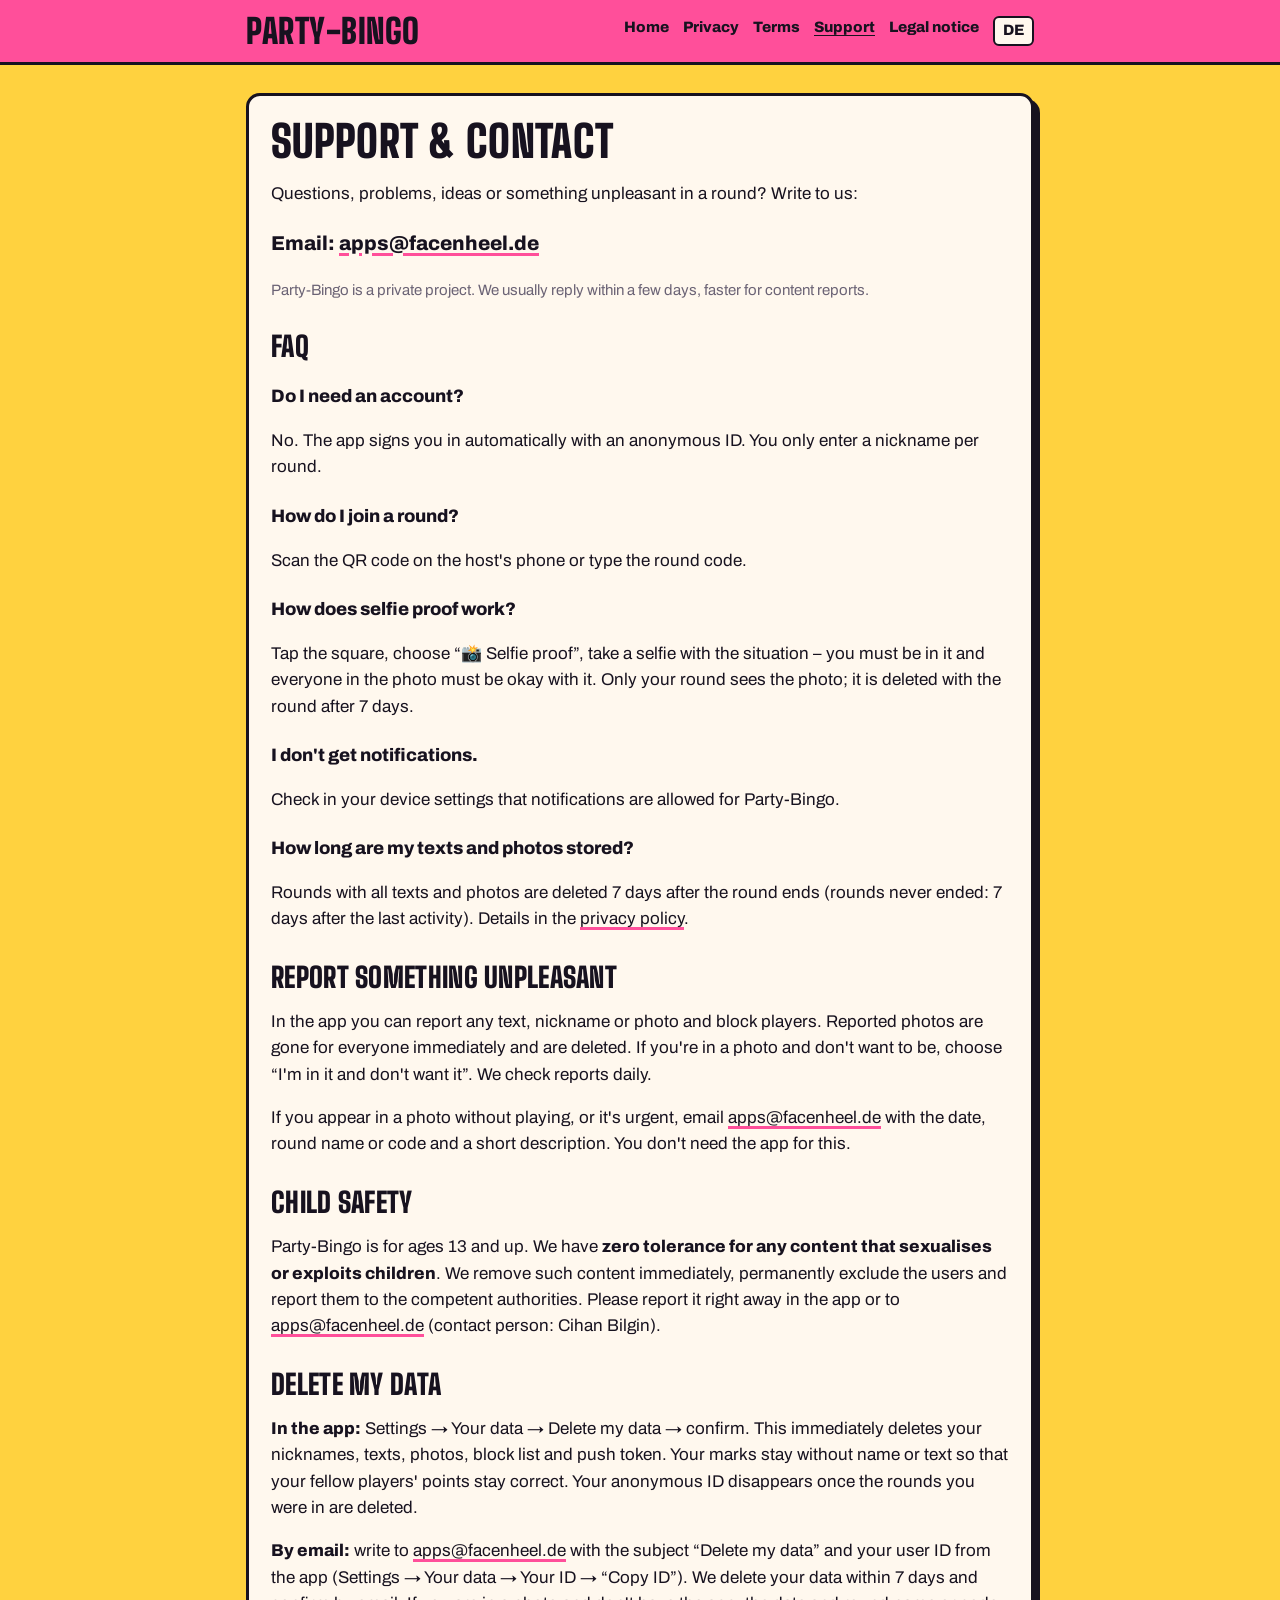
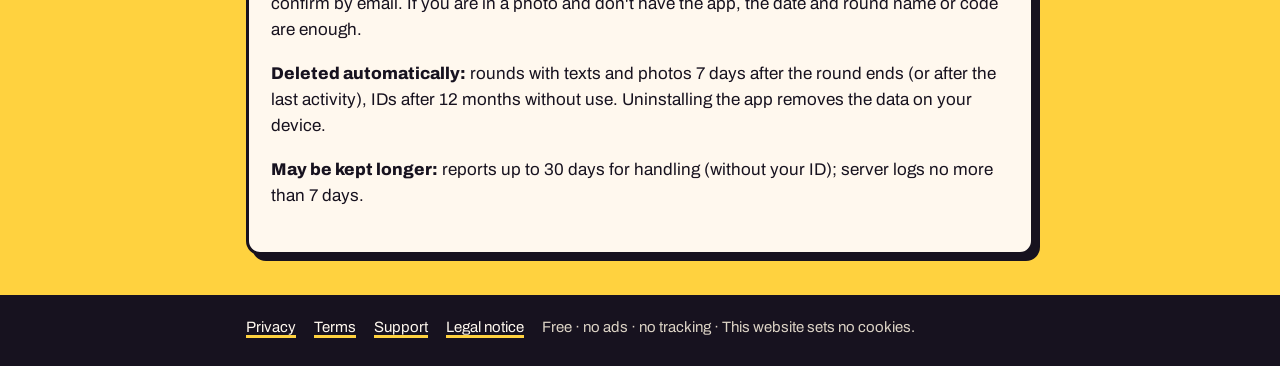
<file: support-en.html>
<!doctype html>
<html lang="en">
<head>
<meta charset="utf-8">
<meta name="viewport" content="width=device-width, initial-scale=1">
<title>Support – Party-Bingo</title>
<meta name="description" content="Help, contact and data deletion for the Party-Bingo app.">
<meta name="robots" content="index, follow">
<link rel="stylesheet" href="style.css">
<link rel="alternate" hreflang="de" href="support.html">
</head>
<body>
<header class="top"><div class="top-inner">
<a class="logo" href="index-en.html">Party-Bingo</a>
<nav aria-label="Main menu"><a href="index-en.html">Home</a><a href="privacy.html">Privacy</a><a href="terms.html">Terms</a><a href="support-en.html" aria-current="page">Support</a><a href="impressum.html">Legal notice</a><a class="lang" href="support.html" hreflang="de" title="Deutsche Version">DE</a></nav>
</div></header>
<main>


<article class="paper">
<h1>Support &amp; contact</h1>
<p>Questions, problems, ideas or something unpleasant in a round? Write to us:</p>
<p class="lead"><strong>Email: <a href="mailto:apps@facenheel.de">apps@facenheel.de</a></strong></p>
<p class="muted">Party-Bingo is a private project. We usually reply within a few days, faster for content reports.</p>

<h2>FAQ</h2>
<h3>Do I need an account?</h3>
<p>No. The app signs you in automatically with an anonymous ID. You only enter a nickname per round.</p>
<h3>How do I join a round?</h3>
<p>Scan the QR code on the host's phone or type the round code.</p>
<h3>How does selfie proof work?</h3>
<p>Tap the square, choose “📸 Selfie proof”, take a selfie with the situation – you must be in it and everyone in the photo must be okay with it. Only your round sees the photo; it is deleted with the round after 7 days.</p>
<h3>I don't get notifications.</h3>
<p>Check in your device settings that notifications are allowed for Party-Bingo.</p>
<h3>How long are my texts and photos stored?</h3>
<p>Rounds with all texts and photos are deleted 7 days after the round ends (rounds never ended: 7 days after the last activity). Details in the <a href="privacy.html">privacy policy</a>.</p>

<h2>Report something unpleasant</h2>
<p>In the app you can report any text, nickname or photo and block players. Reported photos are gone for everyone immediately and are deleted. If you're in a photo and don't want to be, choose “I'm in it and don't want it”. We check reports daily.</p>
<p>If you appear in a photo without playing, or it's urgent, email <a href="mailto:apps@facenheel.de">apps@facenheel.de</a> with the date, round name or code and a short description. You don't need the app for this.</p>

<h2 id="child-safety">Child safety</h2><p>Party-Bingo is for ages 13 and up. We have <strong>zero tolerance for any content that sexualises or exploits children</strong>. We remove such content immediately, permanently exclude the users and report them to the competent authorities. Please report it right away in the app or to <a href="mailto:apps@facenheel.de">apps@facenheel.de</a> (contact person: Cihan Bilgin).</p>
<h2 id="delete-data">Delete my data</h2>
<p><strong>In the app:</strong> Settings → Your data → Delete my data → confirm. This immediately deletes your nicknames, texts, photos, block list and push token. Your marks stay without name or text so that your fellow players' points stay correct. Your anonymous ID disappears once the rounds you were in are deleted.</p>
<p><strong>By email:</strong> write to <a href="mailto:apps@facenheel.de">apps@facenheel.de</a> with the subject “Delete my data” and your user ID from the app (Settings → Your data → Your ID → “Copy ID”). We delete your data within 7 days and confirm by email. If you are in a photo and don't have the app, the date and round name or code are enough.</p>
<p><strong>Deleted automatically:</strong> rounds with texts and photos 7 days after the round ends (or after the last activity), IDs after 12 months without use. Uninstalling the app removes the data on your device.</p>
<p><strong>May be kept longer:</strong> reports up to 30 days for handling (without your ID); server logs no more than 7 days.</p>
</article>

</main>
<footer><div class="foot-inner"><a href="privacy.html">Privacy</a><a href="terms.html">Terms</a><a href="support-en.html">Support</a><a href="impressum.html">Legal notice</a><span class="muted" style="color:#DCD3C5">Free · no ads · no tracking · This website sets no cookies.</span></div></footer>
</body>
</html>
</file>
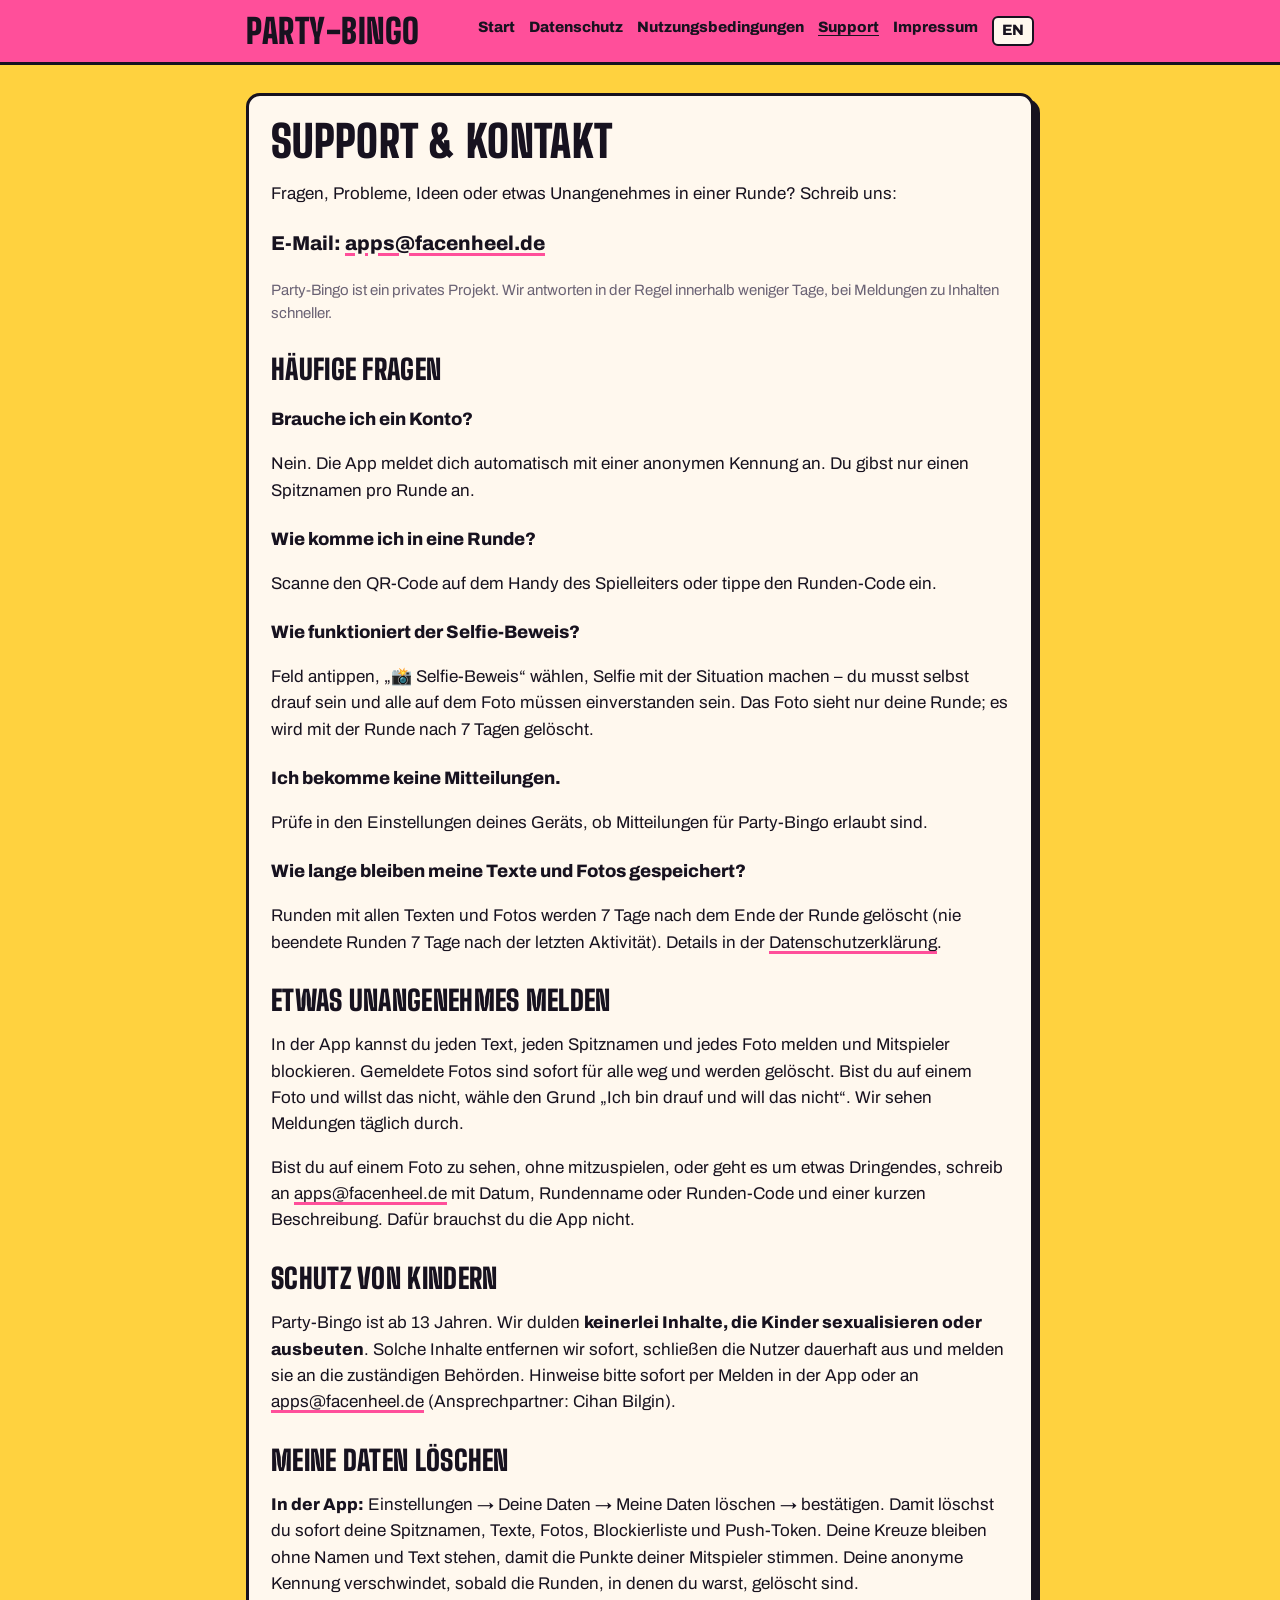
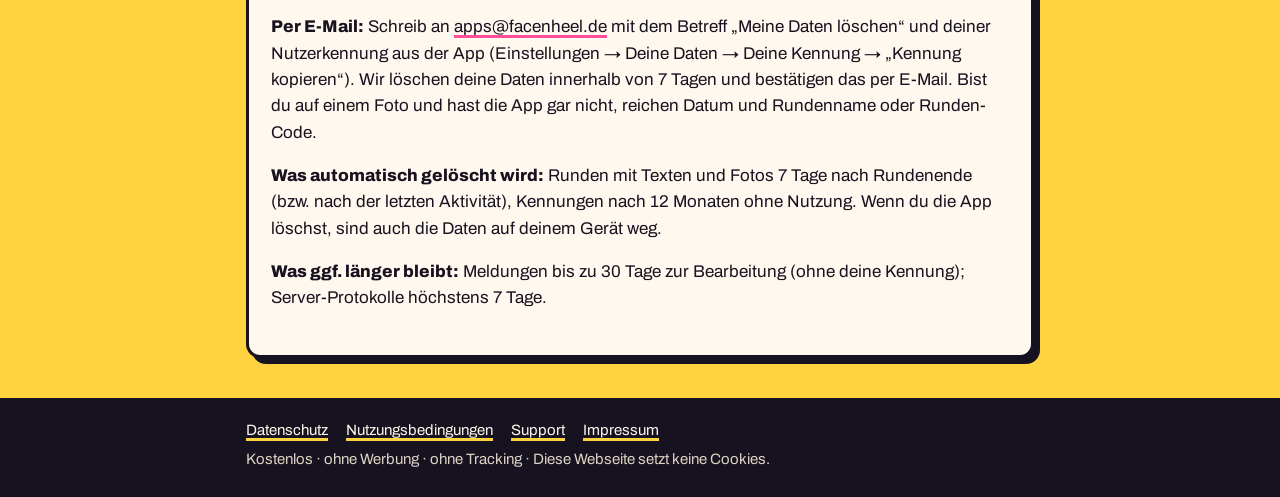
<file: support.html>
<!doctype html>
<html lang="de">
<head>
<meta charset="utf-8">
<meta name="viewport" content="width=device-width, initial-scale=1">
<title>Support – Party-Bingo</title>
<meta name="description" content="Hilfe, Kontakt und Daten löschen für die App Party-Bingo.">
<meta name="robots" content="index, follow">
<link rel="stylesheet" href="style.css">
<link rel="alternate" hreflang="en" href="support-en.html">
</head>
<body>
<header class="top"><div class="top-inner">
<a class="logo" href="index.html">Party-Bingo</a>
<nav aria-label="Hauptmenü"><a href="index.html">Start</a><a href="datenschutz.html">Datenschutz</a><a href="nutzungsbedingungen.html">Nutzungsbedingungen</a><a href="support.html" aria-current="page">Support</a><a href="impressum.html">Impressum</a><a class="lang" href="support-en.html" hreflang="en" title="English version">EN</a></nav>
</div></header>
<main>


<article class="paper">
<h1>Support &amp; Kontakt</h1>
<p>Fragen, Probleme, Ideen oder etwas Unangenehmes in einer Runde? Schreib uns:</p>
<p class="lead"><strong>E-Mail: <a href="mailto:apps@facenheel.de">apps@facenheel.de</a></strong></p>
<p class="muted">Party-Bingo ist ein privates Projekt. Wir antworten in der Regel innerhalb weniger Tage, bei Meldungen zu Inhalten schneller.</p>

<h2>Häufige Fragen</h2>
<h3>Brauche ich ein Konto?</h3>
<p>Nein. Die App meldet dich automatisch mit einer anonymen Kennung an. Du gibst nur einen Spitznamen pro Runde an.</p>
<h3>Wie komme ich in eine Runde?</h3>
<p>Scanne den QR-Code auf dem Handy des Spielleiters oder tippe den Runden-Code ein.</p>
<h3>Wie funktioniert der Selfie-Beweis?</h3>
<p>Feld antippen, „📸 Selfie-Beweis“ wählen, Selfie mit der Situation machen – du musst selbst drauf sein und alle auf dem Foto müssen einverstanden sein. Das Foto sieht nur deine Runde; es wird mit der Runde nach 7 Tagen gelöscht.</p>
<h3>Ich bekomme keine Mitteilungen.</h3>
<p>Prüfe in den Einstellungen deines Geräts, ob Mitteilungen für Party-Bingo erlaubt sind.</p>
<h3>Wie lange bleiben meine Texte und Fotos gespeichert?</h3>
<p>Runden mit allen Texten und Fotos werden 7 Tage nach dem Ende der Runde gelöscht (nie beendete Runden 7 Tage nach der letzten Aktivität). Details in der <a href="datenschutz.html">Datenschutzerklärung</a>.</p>

<h2>Etwas Unangenehmes melden</h2>
<p>In der App kannst du jeden Text, jeden Spitznamen und jedes Foto melden und Mitspieler blockieren. Gemeldete Fotos sind sofort für alle weg und werden gelöscht. Bist du auf einem Foto und willst das nicht, wähle den Grund „Ich bin drauf und will das nicht“. Wir sehen Meldungen täglich durch.</p>
<p>Bist du auf einem Foto zu sehen, ohne mitzuspielen, oder geht es um etwas Dringendes, schreib an <a href="mailto:apps@facenheel.de">apps@facenheel.de</a> mit Datum, Rundenname oder Runden-Code und einer kurzen Beschreibung. Dafür brauchst du die App nicht.</p>

<h2 id="kinderschutz">Schutz von Kindern</h2><p>Party-Bingo ist ab 13 Jahren. Wir dulden <strong>keinerlei Inhalte, die Kinder sexualisieren oder ausbeuten</strong>. Solche Inhalte entfernen wir sofort, schließen die Nutzer dauerhaft aus und melden sie an die zuständigen Behörden. Hinweise bitte sofort per Melden in der App oder an <a href="mailto:apps@facenheel.de">apps@facenheel.de</a> (Ansprechpartner: Cihan Bilgin).</p>
<h2 id="daten-loeschen">Meine Daten löschen</h2>
<p><strong>In der App:</strong> Einstellungen → Deine Daten → Meine Daten löschen → bestätigen. Damit löschst du sofort deine Spitznamen, Texte, Fotos, Blockierliste und Push-Token. Deine Kreuze bleiben ohne Namen und Text stehen, damit die Punkte deiner Mitspieler stimmen. Deine anonyme Kennung verschwindet, sobald die Runden, in denen du warst, gelöscht sind.</p>
<p><strong>Per E-Mail:</strong> Schreib an <a href="mailto:apps@facenheel.de">apps@facenheel.de</a> mit dem Betreff „Meine Daten löschen“ und deiner Nutzerkennung aus der App (Einstellungen → Deine Daten → Deine Kennung → „Kennung kopieren“). Wir löschen deine Daten innerhalb von 7 Tagen und bestätigen das per E-Mail. Bist du auf einem Foto und hast die App gar nicht, reichen Datum und Rundenname oder Runden-Code.</p>
<p><strong>Was automatisch gelöscht wird:</strong> Runden mit Texten und Fotos 7 Tage nach Rundenende (bzw. nach der letzten Aktivität), Kennungen nach 12 Monaten ohne Nutzung. Wenn du die App löschst, sind auch die Daten auf deinem Gerät weg.</p>
<p><strong>Was ggf. länger bleibt:</strong> Meldungen bis zu 30 Tage zur Bearbeitung (ohne deine Kennung); Server-Protokolle höchstens 7 Tage.</p>
</article>

</main>
<footer><div class="foot-inner"><a href="datenschutz.html">Datenschutz</a><a href="nutzungsbedingungen.html">Nutzungsbedingungen</a><a href="support.html">Support</a><a href="impressum.html">Impressum</a><span class="muted" style="color:#DCD3C5">Kostenlos · ohne Werbung · ohne Tracking · Diese Webseite setzt keine Cookies.</span></div></footer>
</body>
</html>
</file>
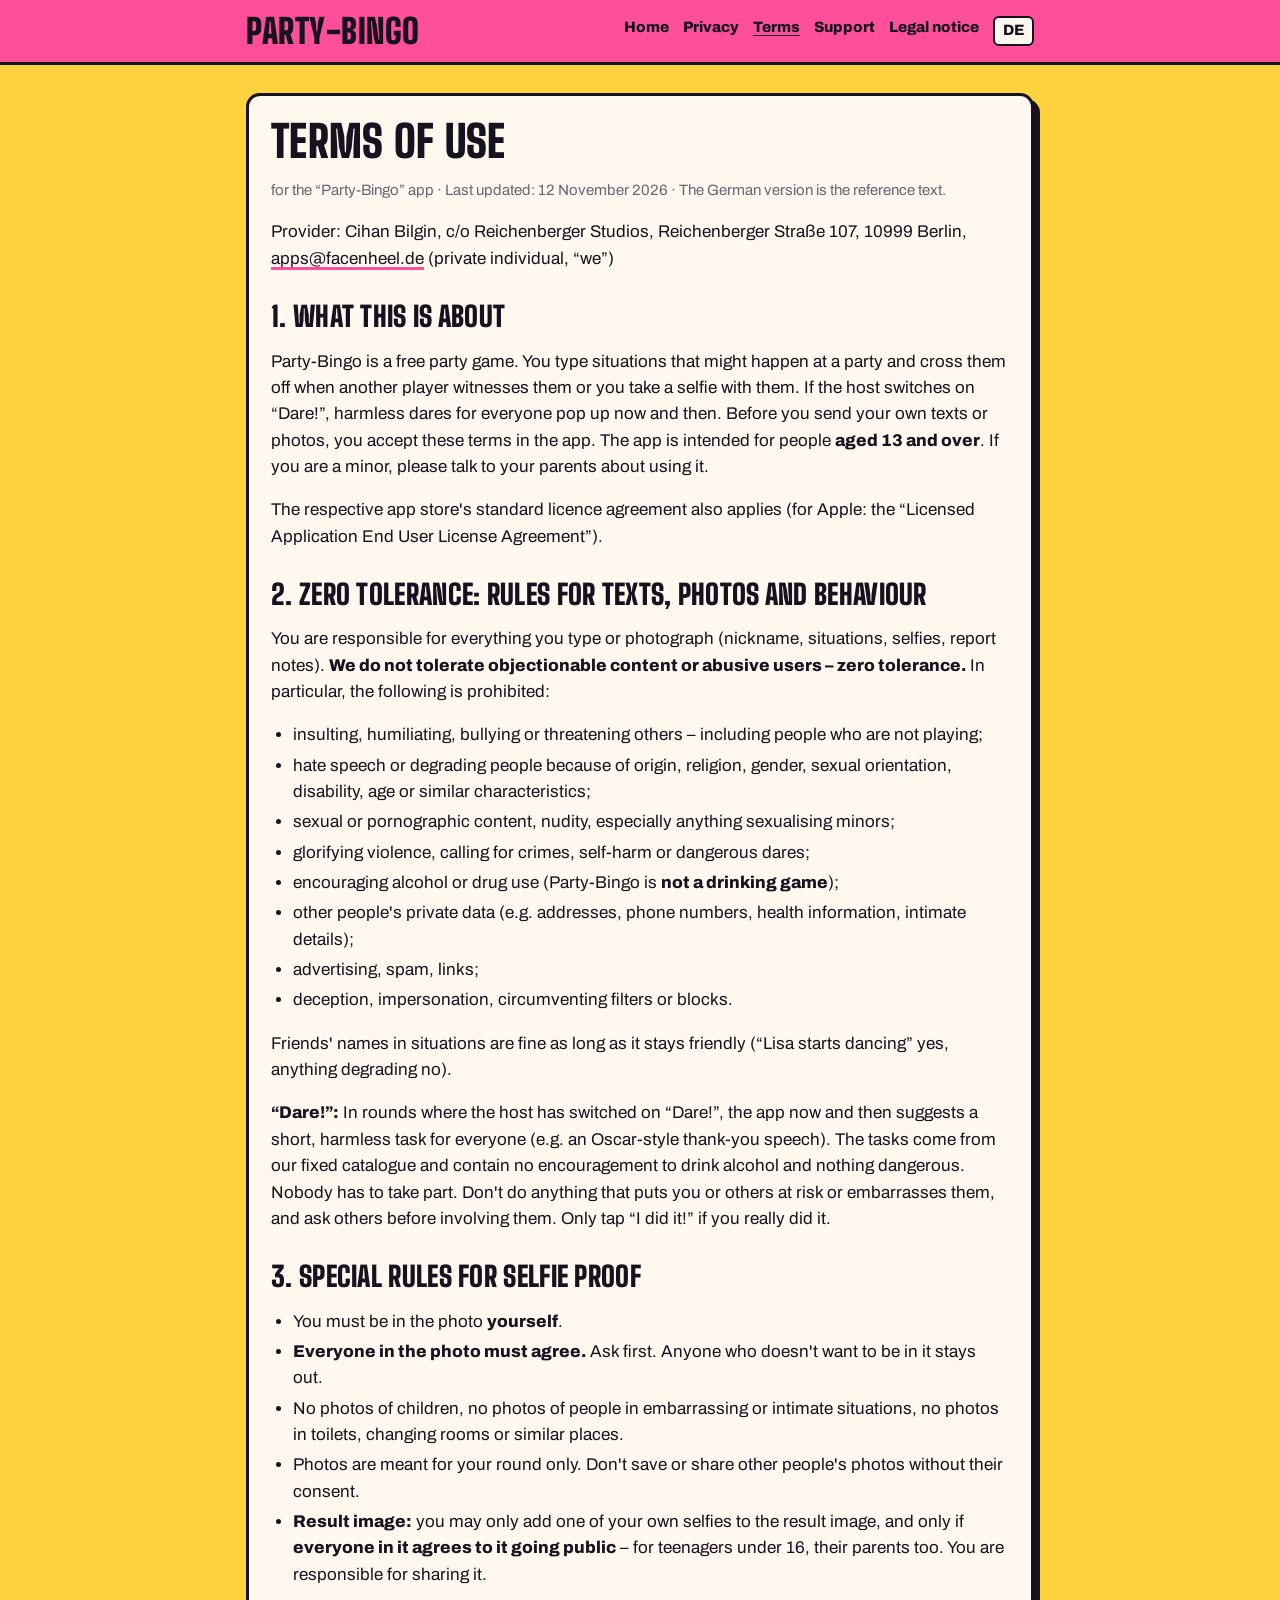
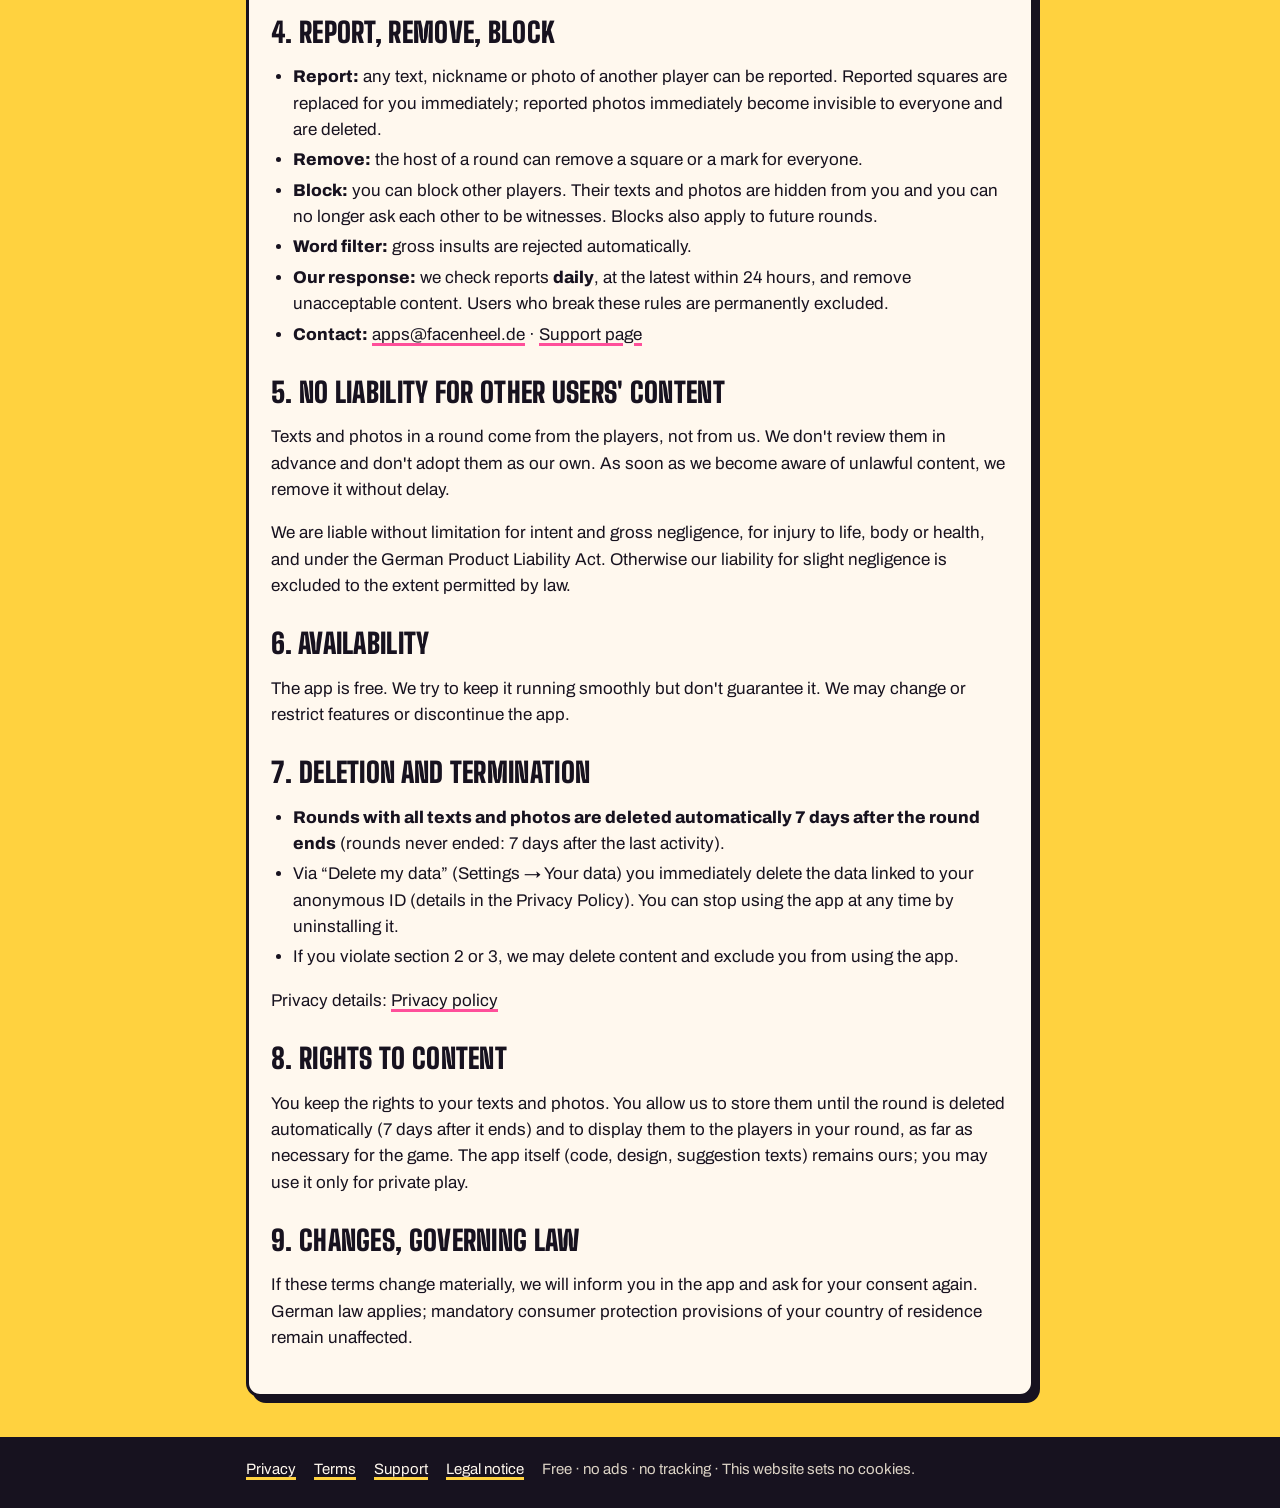
<file: terms.html>
<!doctype html>
<html lang="en">
<head>
<meta charset="utf-8">
<meta name="viewport" content="width=device-width, initial-scale=1">
<title>Terms – Party-Bingo</title>
<meta name="description" content="Terms of use of the Party-Bingo app.">
<meta name="robots" content="index, follow">
<link rel="stylesheet" href="style.css">
<link rel="alternate" hreflang="de" href="nutzungsbedingungen.html">
</head>
<body>
<header class="top"><div class="top-inner">
<a class="logo" href="index-en.html">Party-Bingo</a>
<nav aria-label="Main menu"><a href="index-en.html">Home</a><a href="privacy.html">Privacy</a><a href="terms.html" aria-current="page">Terms</a><a href="support-en.html">Support</a><a href="impressum.html">Legal notice</a><a class="lang" href="nutzungsbedingungen.html" hreflang="de" title="Deutsche Version">DE</a></nav>
</div></header>
<main>


<article class="paper">
<h1>Terms of Use</h1>
<p class="muted">for the “Party-Bingo” app · Last updated: 12 November 2026 · The German version is the reference text.</p>
<p>Provider: Cihan Bilgin, c/o Reichenberger Studios, Reichenberger Straße 107, 10999 Berlin, <a href="mailto:apps@facenheel.de">apps@facenheel.de</a> (private individual, “we”)</p>

<h2>1. What this is about</h2>
<p>Party-Bingo is a free party game. You type situations that might happen at a party and cross them off when another player witnesses them or you take a selfie with them. If the host switches on “Dare!”, harmless dares for everyone pop up now and then. Before you send your own texts or photos, you accept these terms in the app. The app is intended for people <strong>aged 13 and over</strong>. If you are a minor, please talk to your parents about using it.</p>
<p>The respective app store's standard licence agreement also applies (for Apple: the “Licensed Application End User License Agreement”).</p>

<h2>2. Zero tolerance: rules for texts, photos and behaviour</h2>
<p>You are responsible for everything you type or photograph (nickname, situations, selfies, report notes). <strong>We do not tolerate objectionable content or abusive users – zero tolerance.</strong> In particular, the following is prohibited:</p>
<ul>
<li>insulting, humiliating, bullying or threatening others – including people who are not playing;</li>
<li>hate speech or degrading people because of origin, religion, gender, sexual orientation, disability, age or similar characteristics;</li>
<li>sexual or pornographic content, nudity, especially anything sexualising minors;</li>
<li>glorifying violence, calling for crimes, self-harm or dangerous dares;</li>
<li>encouraging alcohol or drug use (Party-Bingo is <strong>not a drinking game</strong>);</li>
<li>other people's private data (e.g. addresses, phone numbers, health information, intimate details);</li>
<li>advertising, spam, links;</li>
<li>deception, impersonation, circumventing filters or blocks.</li>
</ul>
<p>Friends' names in situations are fine as long as it stays friendly (“Lisa starts dancing” yes, anything degrading no).</p>
<p><strong>“Dare!”:</strong> In rounds where the host has switched on “Dare!”, the app now and then suggests a short, harmless task for everyone (e.g. an Oscar-style thank-you speech). The tasks come from our fixed catalogue and contain no encouragement to drink alcohol and nothing dangerous. Nobody has to take part. Don't do anything that puts you or others at risk or embarrasses them, and ask others before involving them. Only tap “I did it!” if you really did it.</p>

<h2>3. Special rules for selfie proof</h2>
<ul>
<li>You must be in the photo <strong>yourself</strong>.</li>
<li><strong>Everyone in the photo must agree.</strong> Ask first. Anyone who doesn't want to be in it stays out.</li>
<li>No photos of children, no photos of people in embarrassing or intimate situations, no photos in toilets, changing rooms or similar places.</li>
<li>Photos are meant for your round only. Don't save or share other people's photos without their consent.</li><li><strong>Result image:</strong> you may only add one of your own selfies to the result image, and only if <strong>everyone in it agrees to it going public</strong> – for teenagers under 16, their parents too. You are responsible for sharing it.</li>
</ul>

<h2>4. Report, remove, block</h2>
<ul>
<li><strong>Report:</strong> any text, nickname or photo of another player can be reported. Reported squares are replaced for you immediately; reported photos immediately become invisible to everyone and are deleted.</li>
<li><strong>Remove:</strong> the host of a round can remove a square or a mark for everyone.</li>
<li><strong>Block:</strong> you can block other players. Their texts and photos are hidden from you and you can no longer ask each other to be witnesses. Blocks also apply to future rounds.</li>
<li><strong>Word filter:</strong> gross insults are rejected automatically.</li>
<li><strong>Our response:</strong> we check reports <strong>daily</strong>, at the latest within 24 hours, and remove unacceptable content. Users who break these rules are permanently excluded.</li>
<li><strong>Contact:</strong> <a href="mailto:apps@facenheel.de">apps@facenheel.de</a> · <a href="support-en.html">Support page</a></li>
</ul>

<h2>5. No liability for other users' content</h2>
<p>Texts and photos in a round come from the players, not from us. We don't review them in advance and don't adopt them as our own. As soon as we become aware of unlawful content, we remove it without delay.</p>
<p>We are liable without limitation for intent and gross negligence, for injury to life, body or health, and under the German Product Liability Act. Otherwise our liability for slight negligence is excluded to the extent permitted by law.</p>

<h2>6. Availability</h2>
<p>The app is free. We try to keep it running smoothly but don't guarantee it. We may change or restrict features or discontinue the app.</p>

<h2>7. Deletion and termination</h2>
<ul>
<li><strong>Rounds with all texts and photos are deleted automatically 7 days after the round ends</strong> (rounds never ended: 7 days after the last activity).</li>
<li>Via “Delete my data” (Settings → Your data) you immediately delete the data linked to your anonymous ID (details in the Privacy Policy). You can stop using the app at any time by uninstalling it.</li>
<li>If you violate section 2 or 3, we may delete content and exclude you from using the app.</li>
</ul>
<p>Privacy details: <a href="privacy.html">Privacy policy</a></p>

<h2>8. Rights to content</h2>
<p>You keep the rights to your texts and photos. You allow us to store them until the round is deleted automatically (7 days after it ends) and to display them to the players in your round, as far as necessary for the game. The app itself (code, design, suggestion texts) remains ours; you may use it only for private play.</p>

<h2>9. Changes, governing law</h2>
<p>If these terms change materially, we will inform you in the app and ask for your consent again. German law applies; mandatory consumer protection provisions of your country of residence remain unaffected.</p>
</article>

</main>
<footer><div class="foot-inner"><a href="privacy.html">Privacy</a><a href="terms.html">Terms</a><a href="support-en.html">Support</a><a href="impressum.html">Legal notice</a><span class="muted" style="color:#DCD3C5">Free · no ads · no tracking · This website sets no cookies.</span></div></footer>
</body>
</html>
</file>
<file: style.css>
/* Party-Bingo – Webseite im Look „Kiez bunt“
   Farben aus app/src/theme/themes.ts (kiezPalette). Schriften lokal (SIL OFL, siehe fonts/). */

@font-face {
  font-family: "Big Shoulders Display";
  src: url("fonts/BigShouldersDisplay_900Black.ttf") format("truetype");
  font-weight: 900;
  font-display: swap;
}
@font-face {
  font-family: "Archivo";
  src: url("fonts/Archivo_400Regular.ttf") format("truetype");
  font-weight: 400;
  font-display: swap;
}
@font-face {
  font-family: "Archivo";
  src: url("fonts/Archivo_800ExtraBold.ttf") format("truetype");
  font-weight: 800;
  font-display: swap;
}

:root {
  --paper: #FFF8EE;
  --paper-pressed: #F3E9DA;
  --ink: #17121F;
  --ink-muted: #6B6375;
  --line: #DCD3C5;
  --yellow: #FFD23F;
  --pink: #FF4F9A;
  --purple: #6C4CF6;
  --turquoise: #2EC9C1;
  --lime: #B8F23A;
}

* { box-sizing: border-box; }

html { -webkit-text-size-adjust: 100%; }

body {
  margin: 0;
  background: var(--yellow);
  color: var(--ink);
  font-family: "Archivo", system-ui, -apple-system, "Segoe UI", Roboto, sans-serif;
  font-size: 17px;
  line-height: 1.55;
}

a { color: var(--ink); text-decoration-color: var(--pink); text-decoration-thickness: 3px; text-underline-offset: 3px; }
a:hover { background: var(--lime); }
a:focus-visible { outline: 3px solid var(--purple); outline-offset: 2px; }

/* Kopfzeile */
.top {
  background: var(--pink);
  border-bottom: 3px solid var(--ink);
}
.top-inner {
  max-width: 820px;
  margin: 0 auto;
  padding: 14px 16px;
  display: flex;
  flex-wrap: wrap;
  gap: 8px 20px;
  align-items: center;
  justify-content: space-between;
}
.logo {
  font-family: "Big Shoulders Display", Impact, "Arial Black", sans-serif;
  font-weight: 900;
  font-size: 34px;
  line-height: 1;
  letter-spacing: 0.5px;
  text-transform: uppercase;
  text-decoration: none;
  color: var(--ink);
}
.logo:hover { background: none; }
nav { display: flex; flex-wrap: wrap; gap: 6px 14px; font-weight: 800; font-size: 15px; }
nav a { text-decoration: none; }
nav a[aria-current="page"] { text-decoration: underline; text-decoration-color: var(--ink); }
.lang {
  border: 2px solid var(--ink);
  background: var(--paper);
  padding: 1px 8px;
  border-radius: 6px;
}

/* Inhalt */
main {
  max-width: 820px;
  margin: 28px auto 40px;
  padding: 0 16px;
}
.paper {
  background: var(--paper);
  border: 3px solid var(--ink);
  border-radius: 14px;
  box-shadow: 6px 6px 0 var(--ink);
  padding: 22px 22px 26px;
  overflow-wrap: anywhere;
}
.paper + .paper { margin-top: 24px; }

h1, h2 {
  font-family: "Big Shoulders Display", Impact, "Arial Black", sans-serif;
  font-weight: 900;
  text-transform: uppercase;
  line-height: 1.05;
  letter-spacing: 0.3px;
}
h1 { font-size: 44px; margin: 0 0 12px; }
h2 { font-size: 28px; margin: 30px 0 8px; }
h3 { font-size: 18px; font-weight: 800; margin: 22px 0 6px; }

.hero h1 { font-size: 56px; }
.lead { font-size: 20px; }

ul { padding-left: 22px; }
li { margin: 4px 0; }

.stickers { display: flex; flex-wrap: wrap; gap: 10px; margin: 18px 0 4px; padding: 0; list-style: none; }
.stickers li {
  border: 2px solid var(--ink);
  border-radius: 999px;
  padding: 4px 12px;
  font-weight: 800;
  font-size: 15px;
  background: var(--turquoise);
}
.stickers li:nth-child(2n) { background: var(--lime); }
.stickers li:nth-child(3n) { background: var(--pink); }

.buttons { display: flex; flex-wrap: wrap; gap: 12px; margin-top: 18px; }
.btn {
  display: inline-block;
  border: 3px solid var(--ink);
  border-radius: 12px;
  box-shadow: 4px 4px 0 var(--ink);
  background: var(--pink);
  padding: 10px 16px;
  font-weight: 800;
  text-decoration: none;
}
.btn.alt { background: var(--paper); }
.btn:hover { background: var(--lime); }

/* Tabellen (Datenschutz) */
.table-wrap { overflow-x: auto; margin: 10px 0; }
table { border-collapse: collapse; width: 100%; font-size: 15px; }
th, td { border: 2px solid var(--ink); padding: 8px 10px; text-align: left; vertical-align: top; }
th { background: var(--paper-pressed); font-weight: 800; }
td:first-child { font-weight: 800; width: 28%; }
table.plain td:first-child { font-weight: 400; width: auto; }

/* Entwurfs- und Prüfhinweise */
.draft {
  background: var(--purple);
  color: var(--paper);
  border: 3px solid var(--ink);
  border-radius: 12px;
  padding: 12px 16px;
  margin-bottom: 22px;
  font-size: 15px;
}
.draft strong { color: var(--yellow); }
.todo {
  background: var(--yellow);
  border: 1px dashed var(--ink);
  border-radius: 4px;
  padding: 0 4px;
  font-weight: 800;
  font-size: 0.92em;
}
.note {
  background: var(--paper-pressed);
  border-left: 6px solid var(--pink);
  padding: 10px 14px;
  margin: 14px 0;
}
.muted { color: var(--ink-muted); font-size: 15px; }

address { font-style: normal; }

/* Fußzeile */
footer {
  border-top: 3px solid var(--ink);
  background: var(--ink);
  color: var(--paper);
}
.foot-inner {
  max-width: 820px;
  margin: 0 auto;
  padding: 18px 16px 26px;
  display: flex;
  flex-wrap: wrap;
  gap: 6px 18px;
  font-size: 15px;
}
footer a { color: var(--paper); text-decoration-color: var(--yellow); }
footer a:hover { background: none; color: var(--yellow); }

@media (max-width: 520px) {
  body { font-size: 16px; }
  h1 { font-size: 36px; }
  .hero h1 { font-size: 44px; }
  h2 { font-size: 24px; }
  .paper { padding: 18px 16px 22px; box-shadow: 4px 4px 0 var(--ink); }
  td:first-child { width: 34%; }
}
</file>
